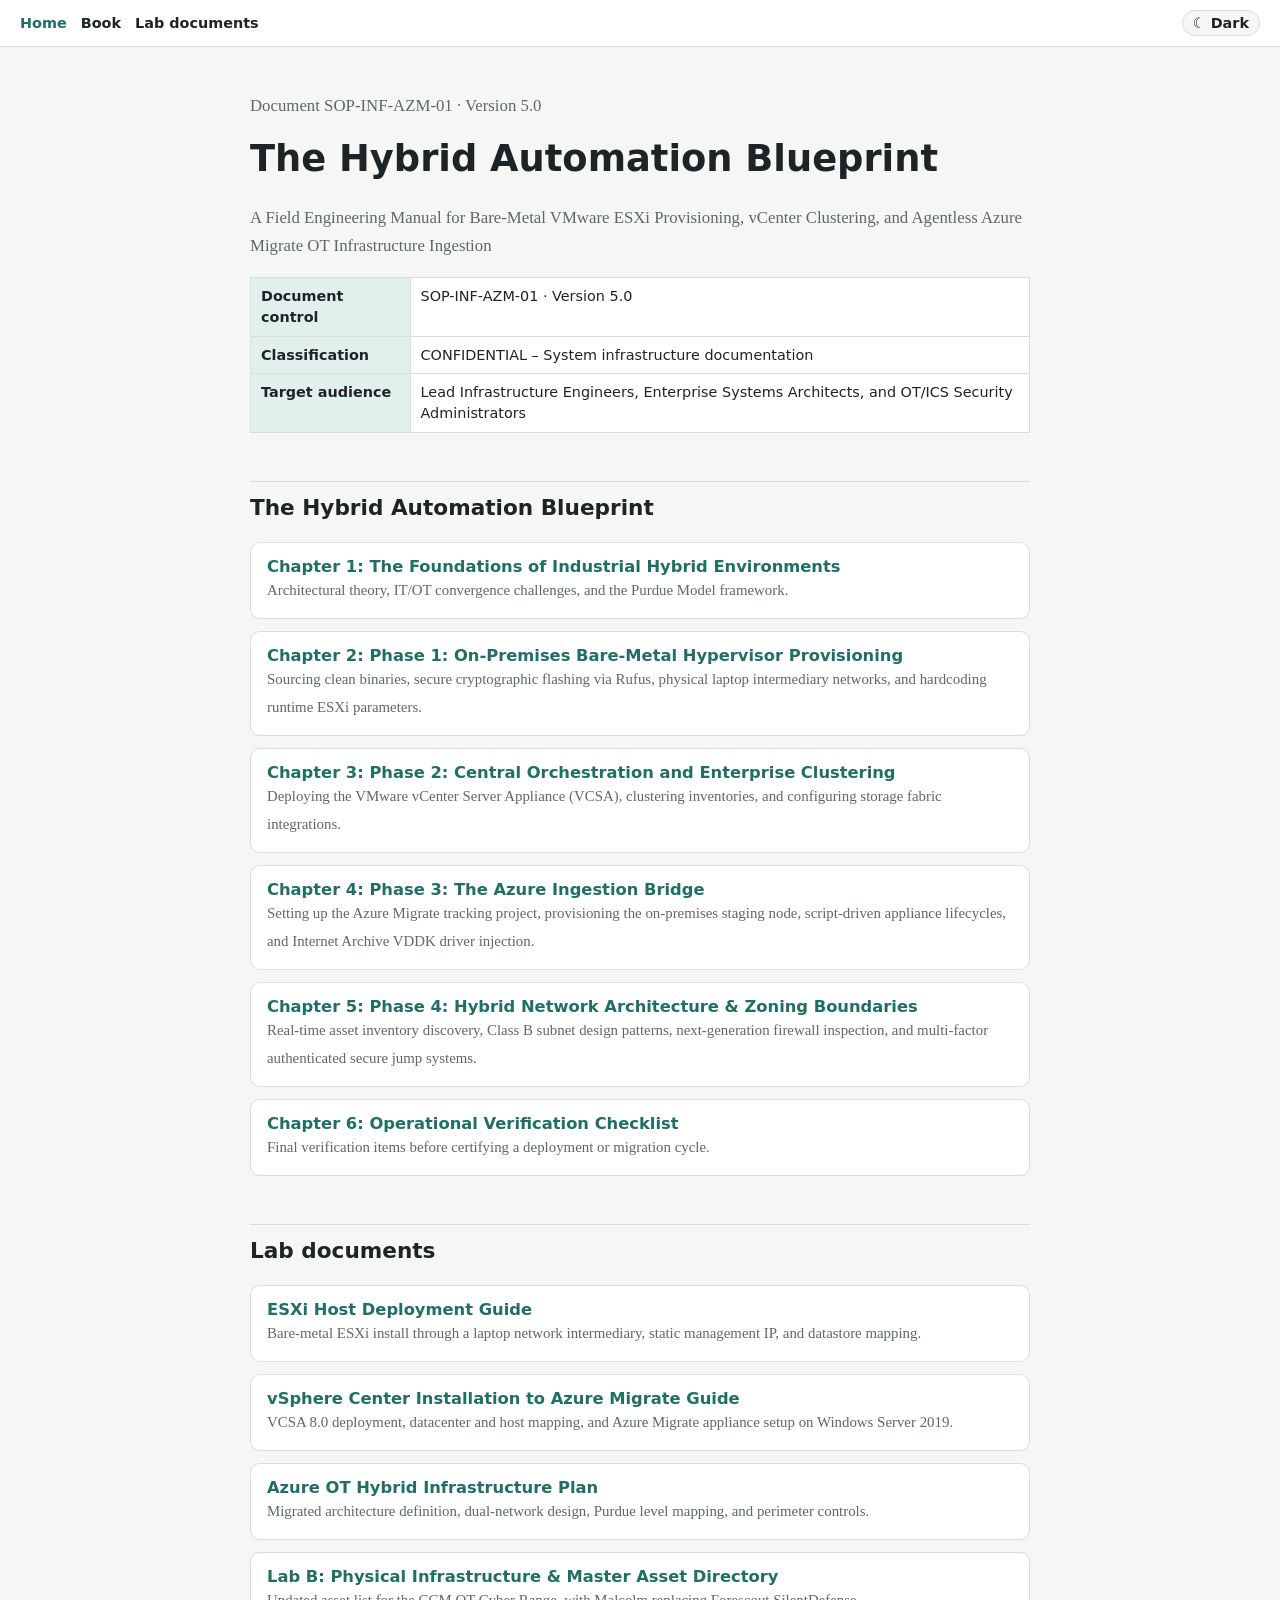
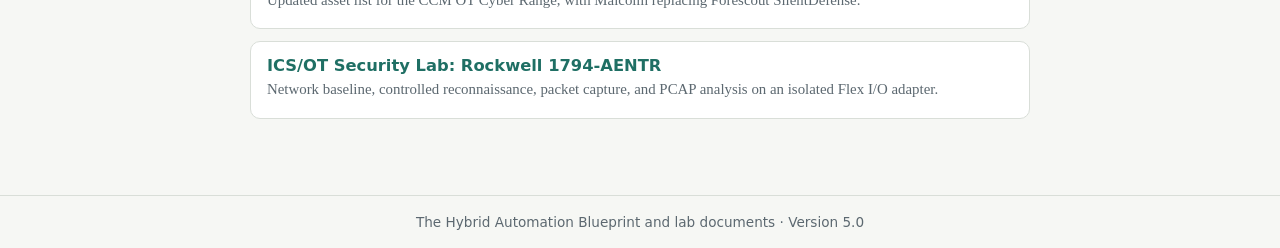
<file: index.html>
<!DOCTYPE html>
<html lang="en"><head><meta charset="utf-8"><meta name="viewport" content="width=device-width, initial-scale=1, viewport-fit=cover"><meta name="robots" content="noindex"><title>Contents | The Hybrid Automation Blueprint</title><link rel="stylesheet" href="style.css"></head><body><nav class="top" aria-label="Site"><a href="index.html" class="cur">Home</a><a href="index.html#book">Book</a><a href="index.html#labs">Lab documents</a><span class="sp"></span><button id="t" type="button" aria-label="Toggle dark mode">☾ Dark</button></nav><main><p class="sub">Document SOP-INF-AZM-01 · Version 5.0</p><h1>The Hybrid Automation Blueprint</h1>
<p class="sub">A Field Engineering Manual for Bare-Metal VMware ESXi Provisioning, vCenter Clustering, and Agentless Azure Migrate OT Infrastructure Ingestion</p>
<div class="tw"><table><tbody><tr><th>Document control</th><td>SOP-INF-AZM-01 · Version 5.0</td></tr><tr><th>Classification</th><td>CONFIDENTIAL – System infrastructure documentation</td></tr><tr><th>Target audience</th><td>Lead Infrastructure Engineers, Enterprise Systems Architects, and OT/ICS Security Administrators</td></tr></tbody></table></div>
<h2 id="book">The Hybrid Automation Blueprint</h2><div class="cards"><a href="chapter-1.html"><b>Chapter 1: The Foundations of Industrial Hybrid Environments</b><span>Architectural theory, IT/OT convergence challenges, and the Purdue Model framework.</span></a><a href="chapter-2.html"><b>Chapter 2: Phase 1: On-Premises Bare-Metal Hypervisor Provisioning</b><span>Sourcing clean binaries, secure cryptographic flashing via Rufus, physical laptop intermediary networks, and hardcoding runtime ESXi parameters.</span></a><a href="chapter-3.html"><b>Chapter 3: Phase 2: Central Orchestration and Enterprise Clustering</b><span>Deploying the VMware vCenter Server Appliance (VCSA), clustering inventories, and configuring storage fabric integrations.</span></a><a href="chapter-4.html"><b>Chapter 4: Phase 3: The Azure Ingestion Bridge</b><span>Setting up the Azure Migrate tracking project, provisioning the on-premises staging node, script-driven appliance lifecycles, and Internet Archive VDDK driver injection.</span></a><a href="chapter-5.html"><b>Chapter 5: Phase 4: Hybrid Network Architecture &amp; Zoning Boundaries</b><span>Real-time asset inventory discovery, Class B subnet design patterns, next-generation firewall inspection, and multi-factor authenticated secure jump systems.</span></a><a href="chapter-6.html"><b>Chapter 6: Operational Verification Checklist</b><span>Final verification items before certifying a deployment or migration cycle.</span></a></div><h2 id="labs">Lab documents</h2><div class="cards"><a href="esxi-deployment.html"><b>ESXi Host Deployment Guide</b><span>Bare-metal ESXi install through a laptop network intermediary, static management IP, and datastore mapping.</span></a><a href="vsphere-azure-migrate.html"><b>vSphere Center Installation to Azure Migrate Guide</b><span>VCSA 8.0 deployment, datacenter and host mapping, and Azure Migrate appliance setup on Windows Server 2019.</span></a><a href="azure-architecture-plan.html"><b>Azure OT Hybrid Infrastructure Plan</b><span>Migrated architecture definition, dual-network design, Purdue level mapping, and perimeter controls.</span></a><a href="lab-b-assets.html"><b>Lab B: Physical Infrastructure &amp; Master Asset Directory</b><span>Updated asset list for the CCM OT Cyber Range, with Malcolm replacing Forescout SilentDefense.</span></a><a href="aentr-lab.html"><b>ICS/OT Security Lab: Rockwell 1794-AENTR</b><span>Network baseline, controlled reconnaissance, packet capture, and PCAP analysis on an isolated Flex I/O adapter.</span></a></div></main><footer>The Hybrid Automation Blueprint and lab documents · Version 5.0</footer><script>var r=document.documentElement,b=document.getElementById('t');function d(){var t=r.getAttribute('data-theme');return t?t=='dark':matchMedia('(prefers-color-scheme: dark)').matches}function s(){b.textContent=d()?'☀ Light':'☾ Dark'}b.onclick=function(){r.setAttribute('data-theme',d()?'light':'dark');s()};s()</script></body></html>
</file>
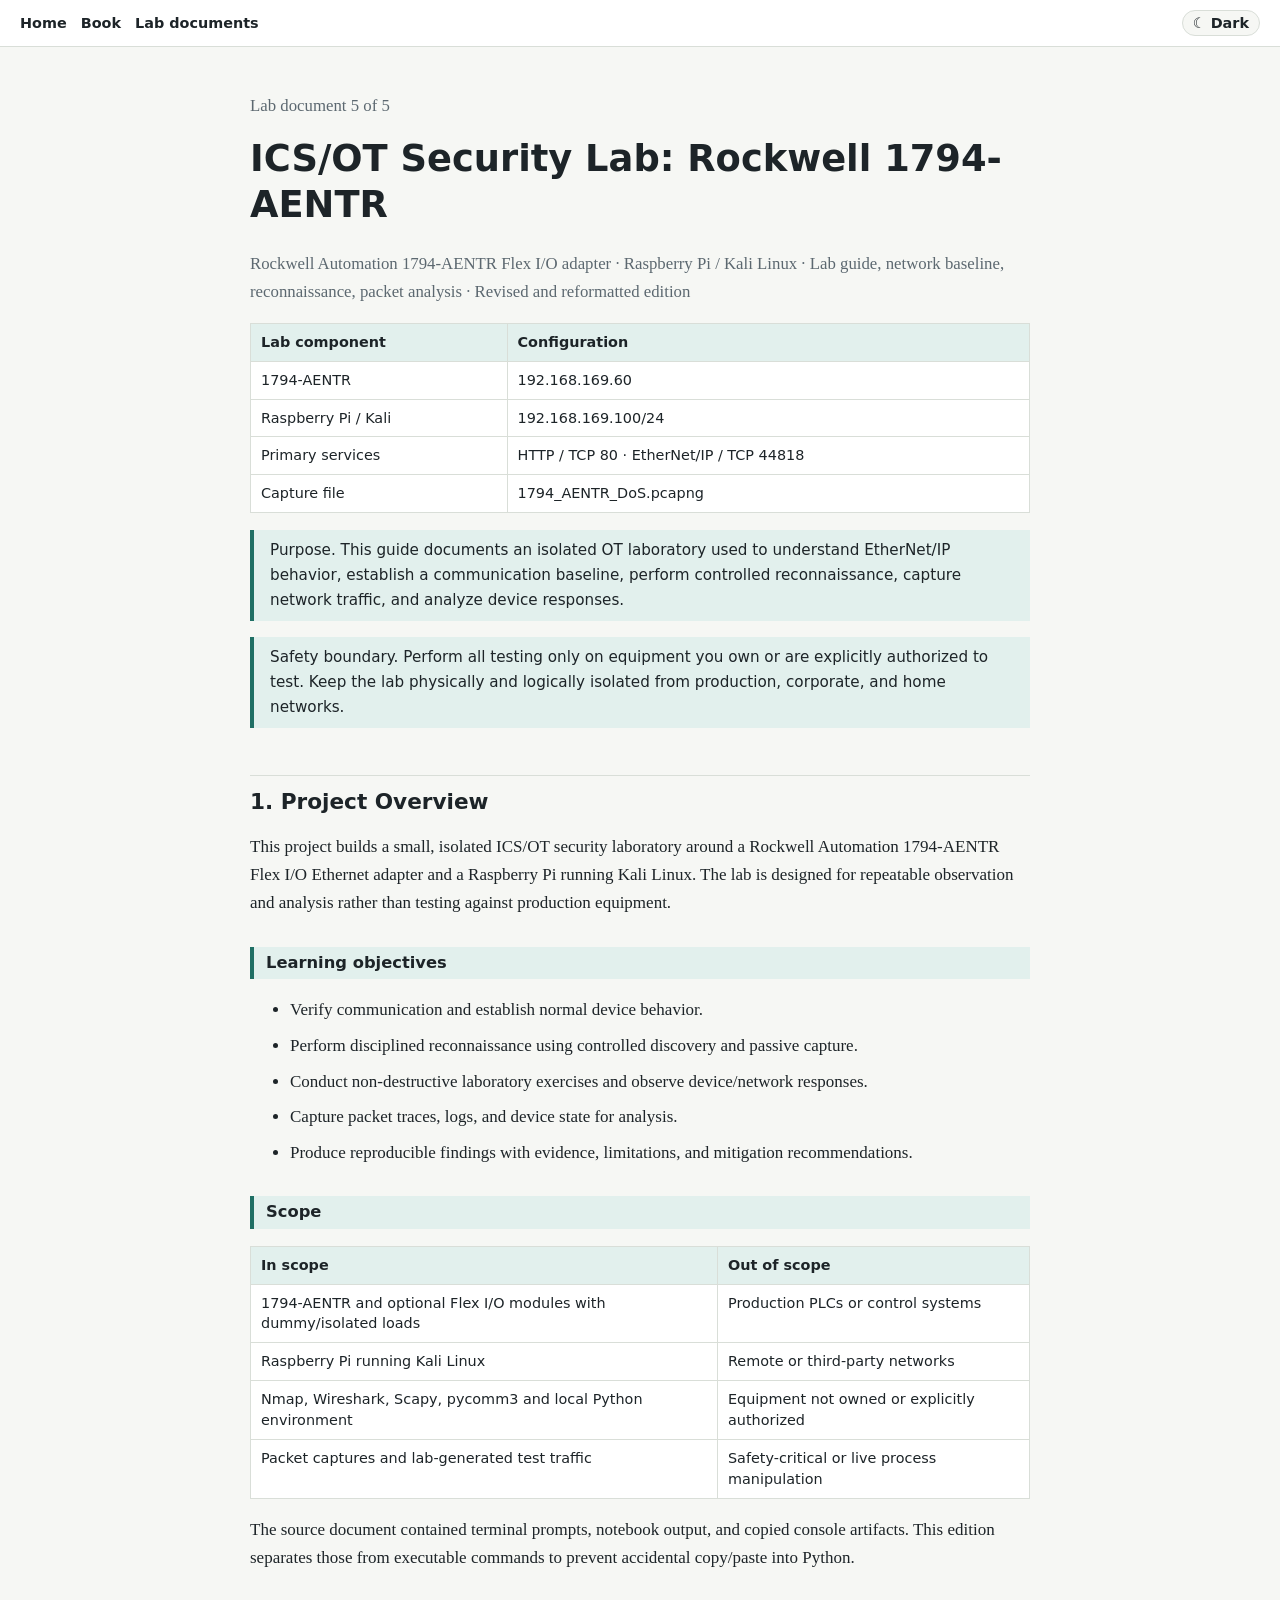
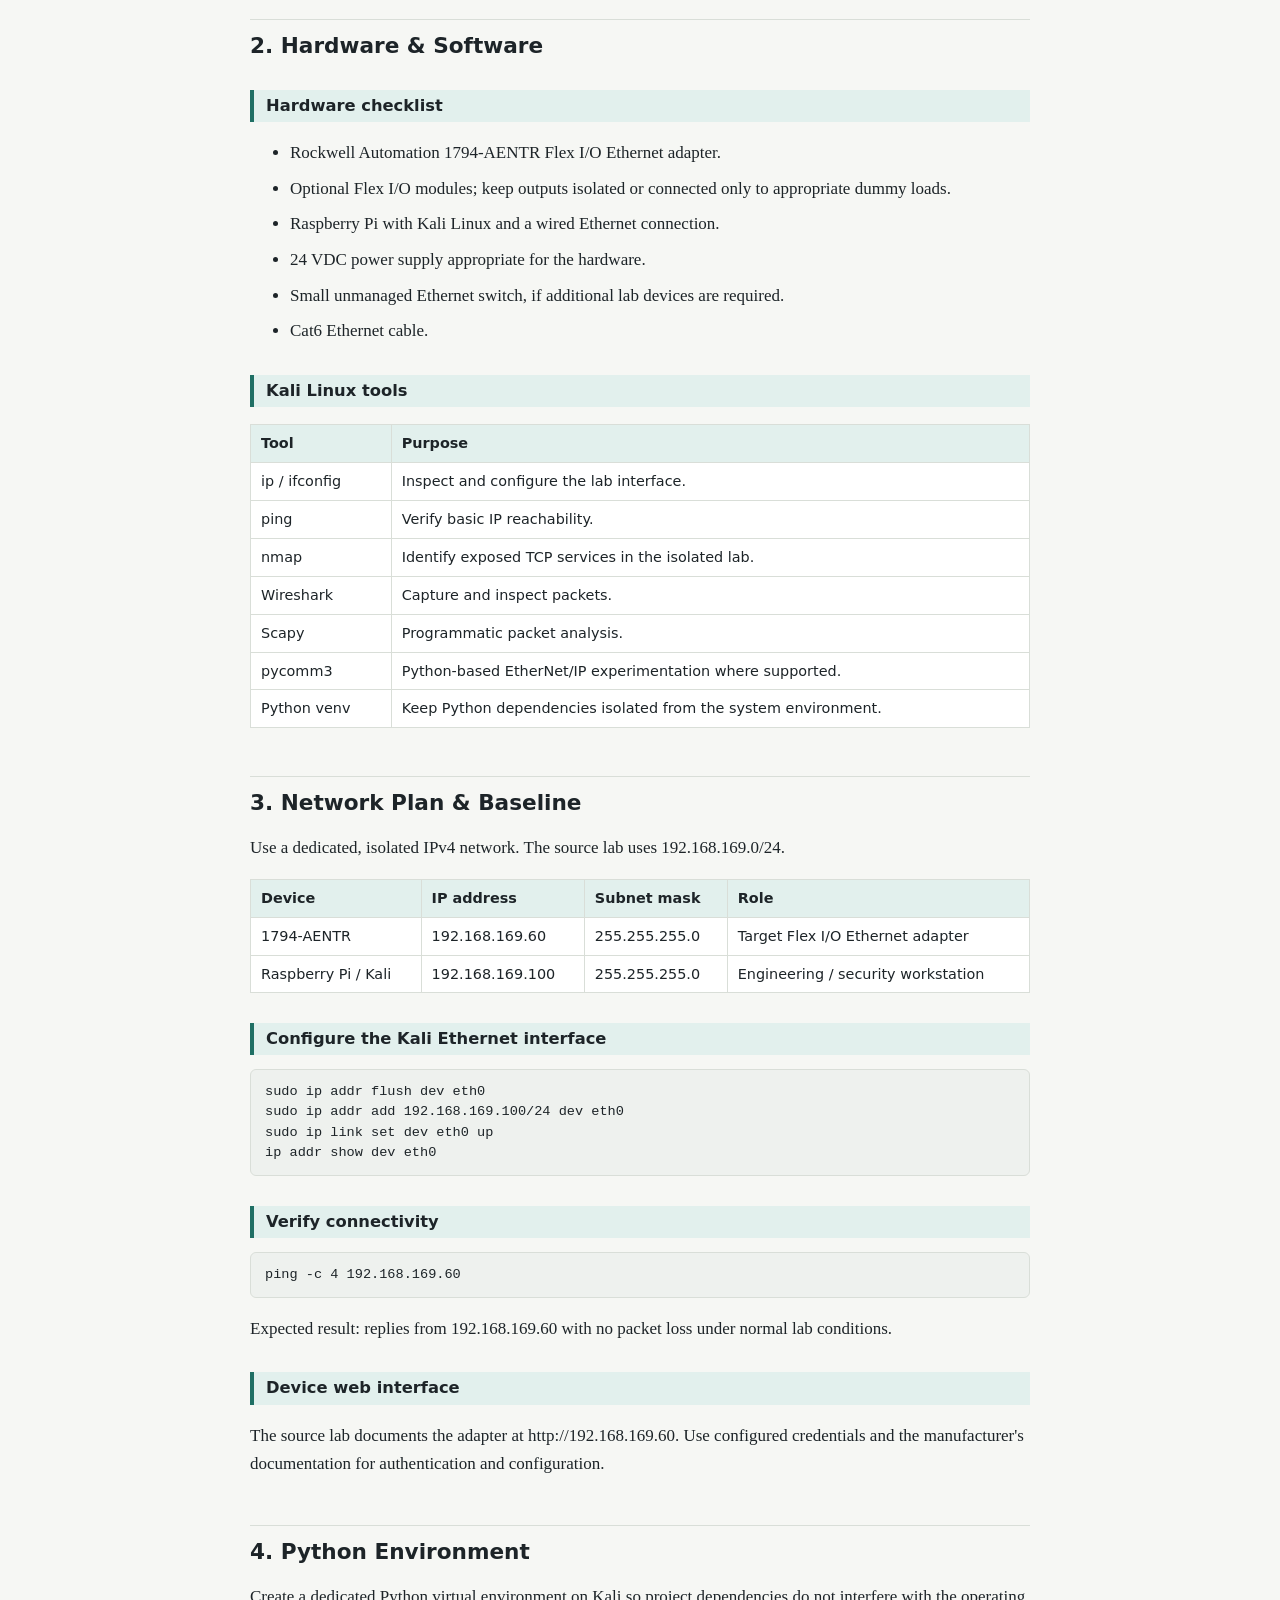
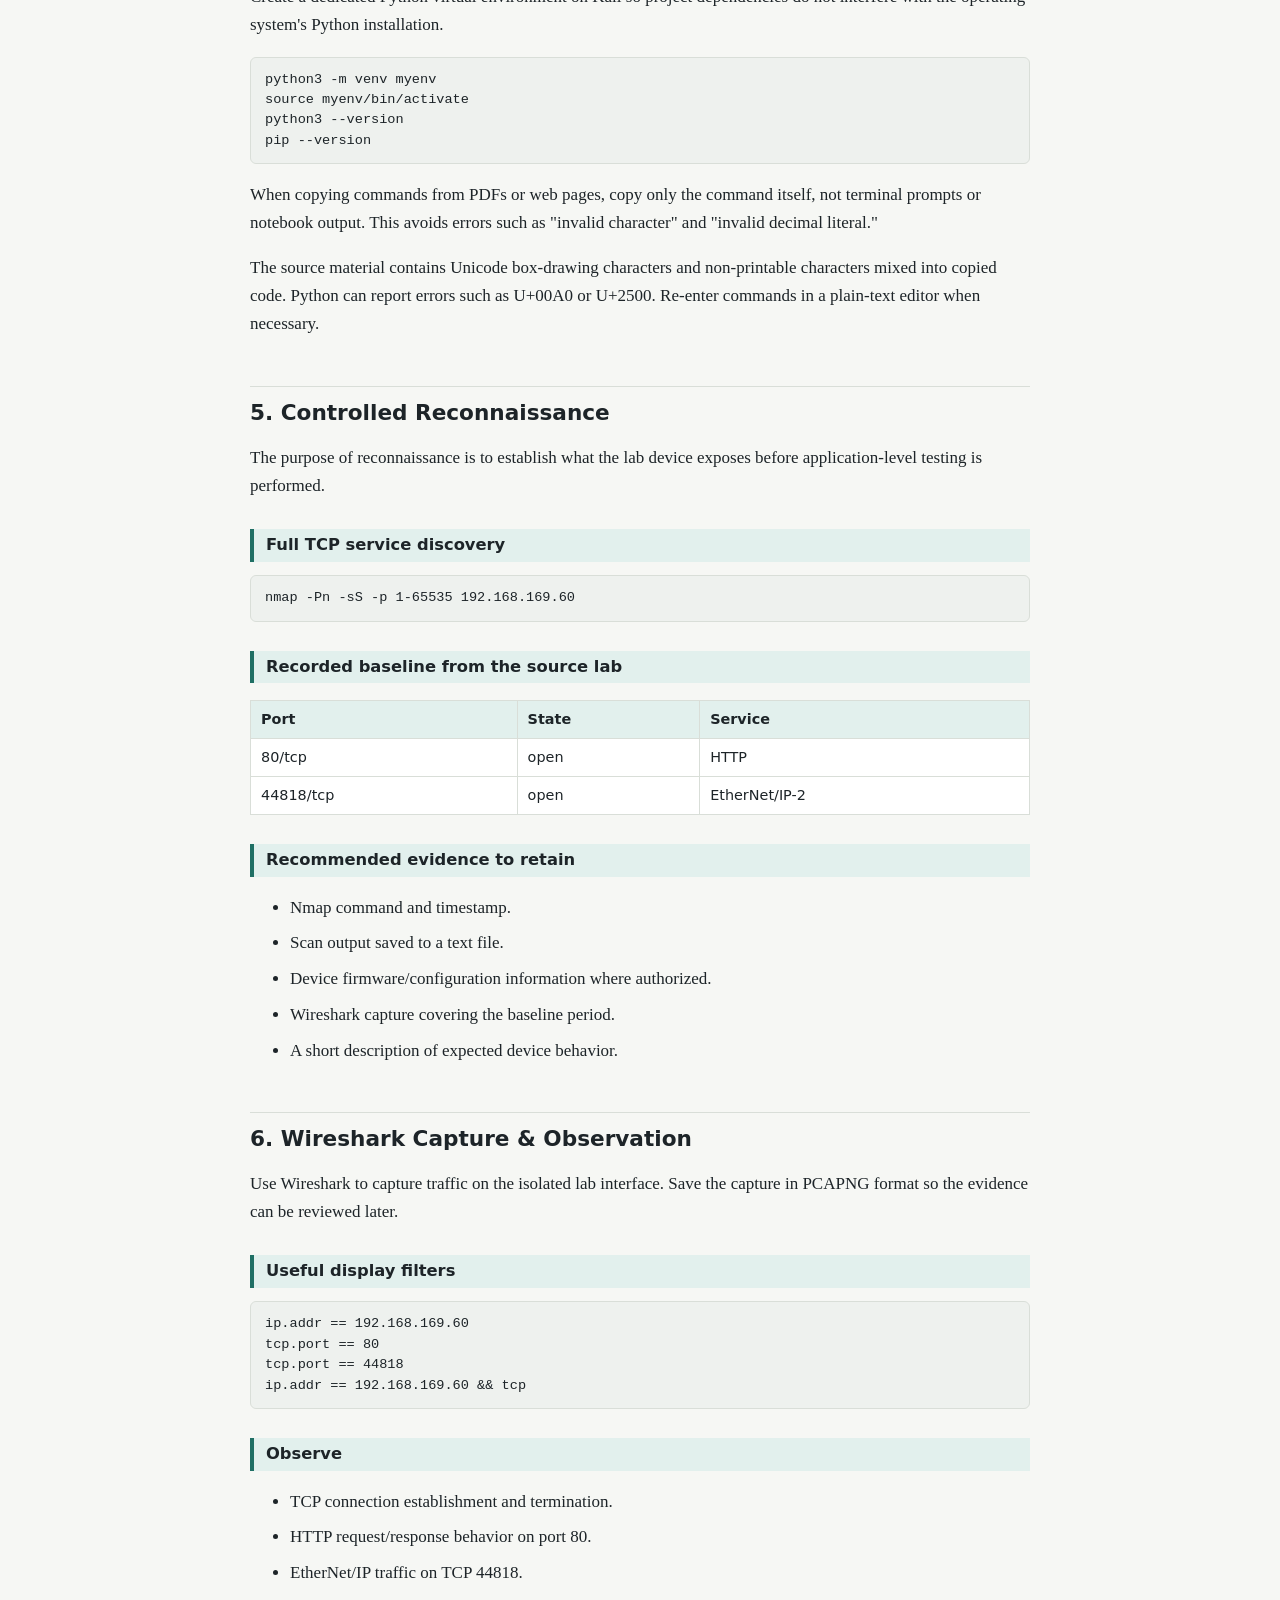
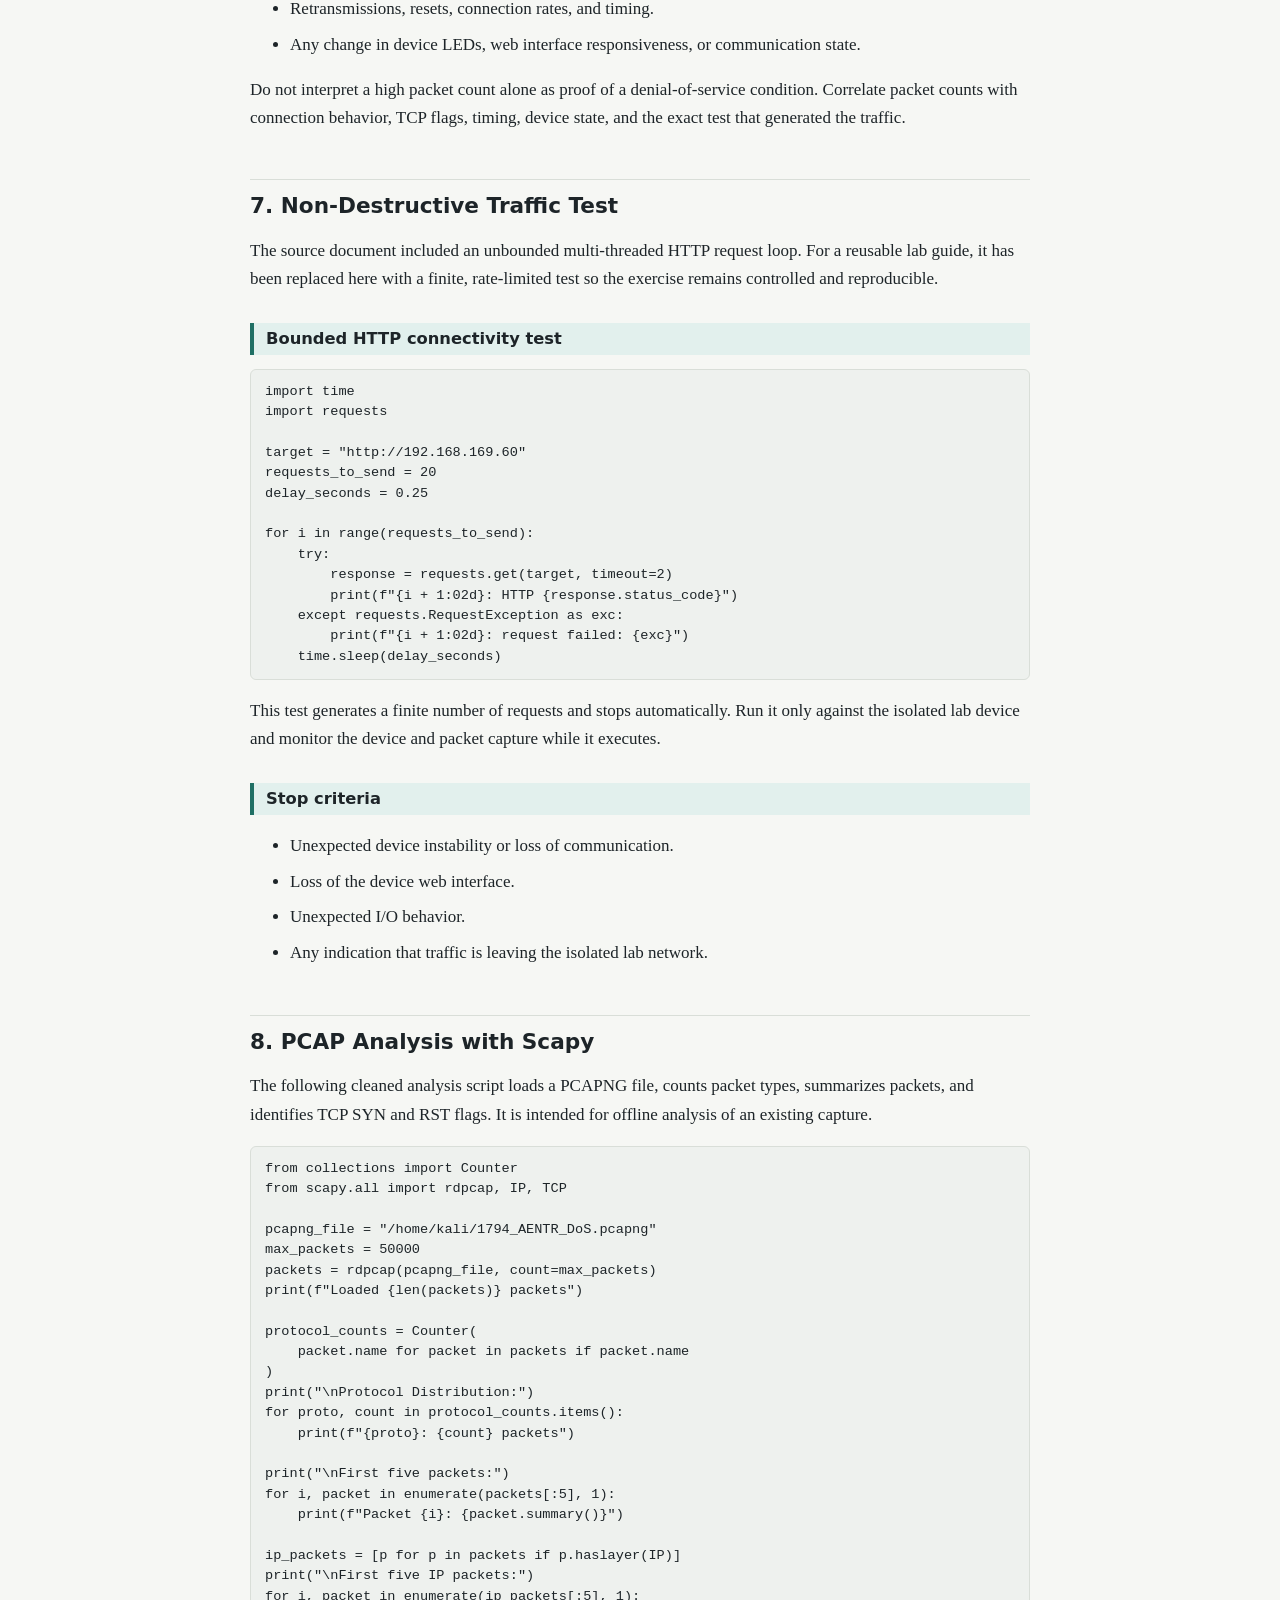
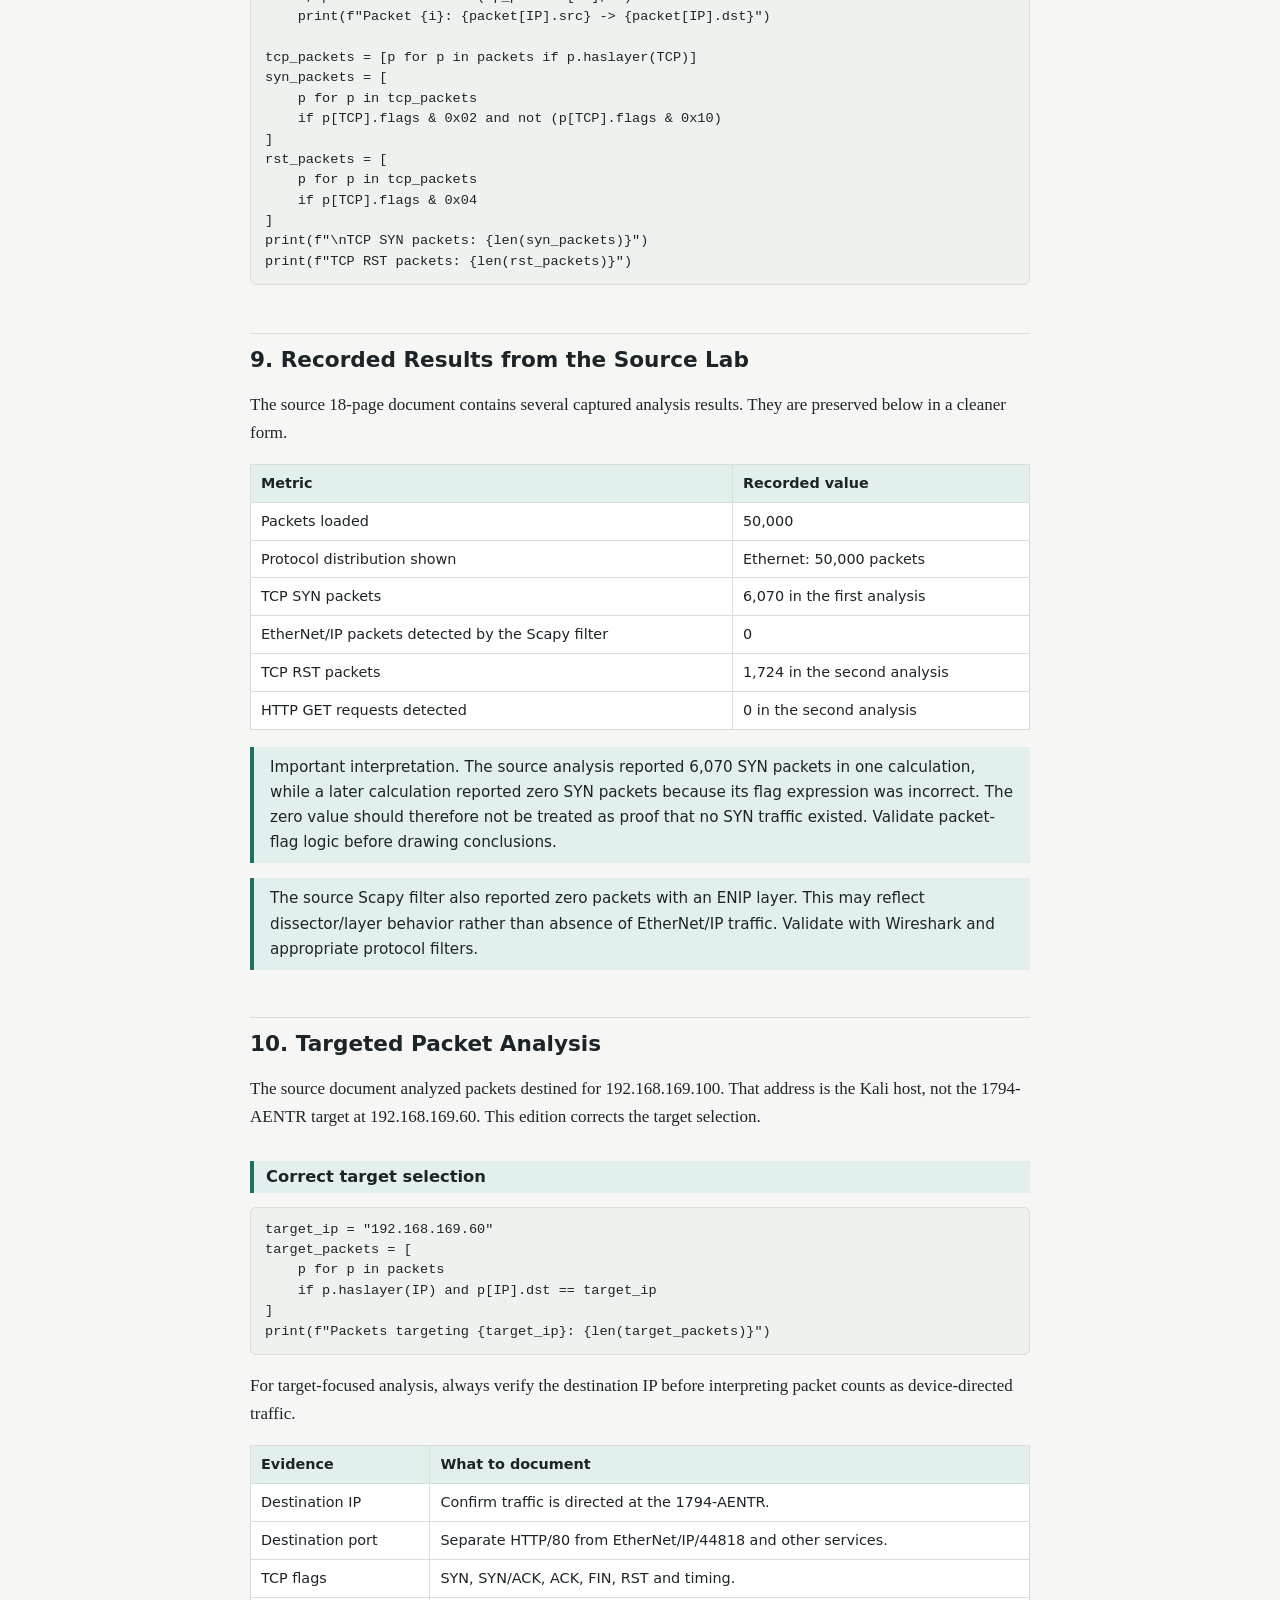
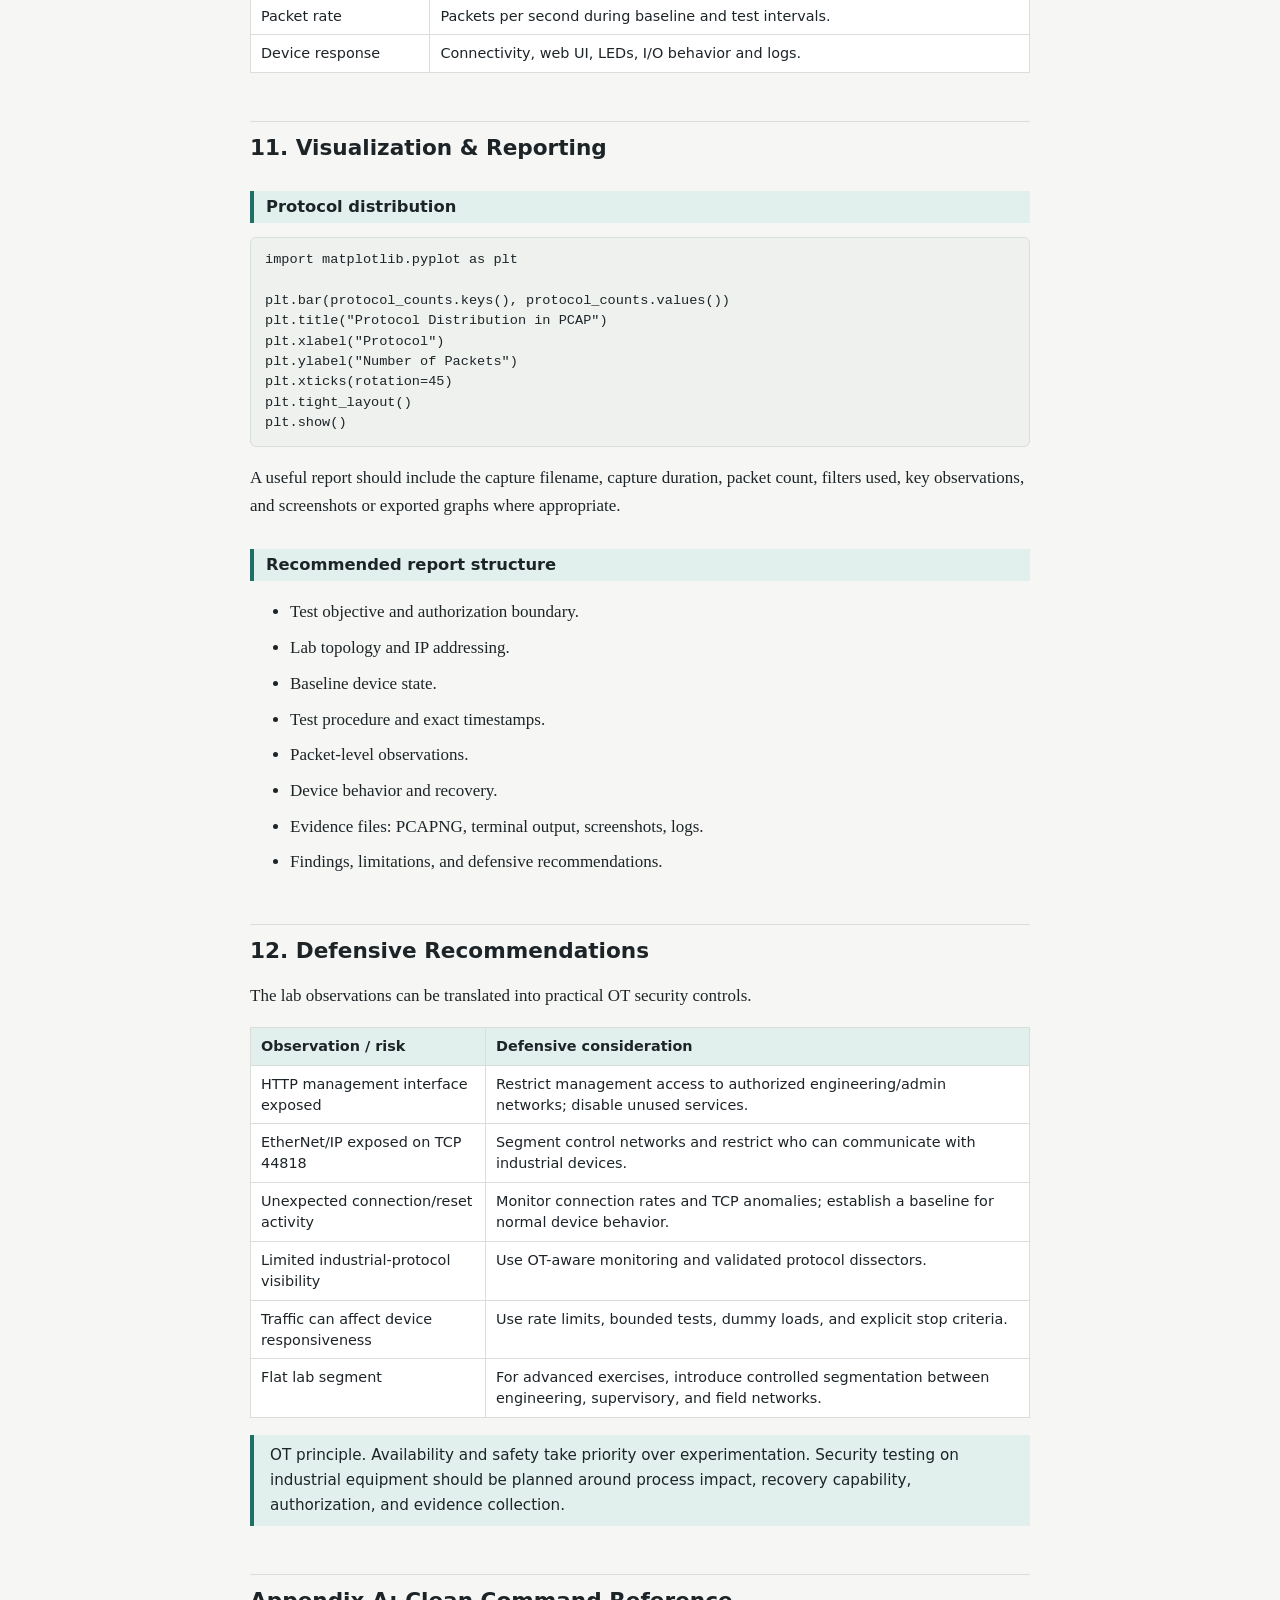
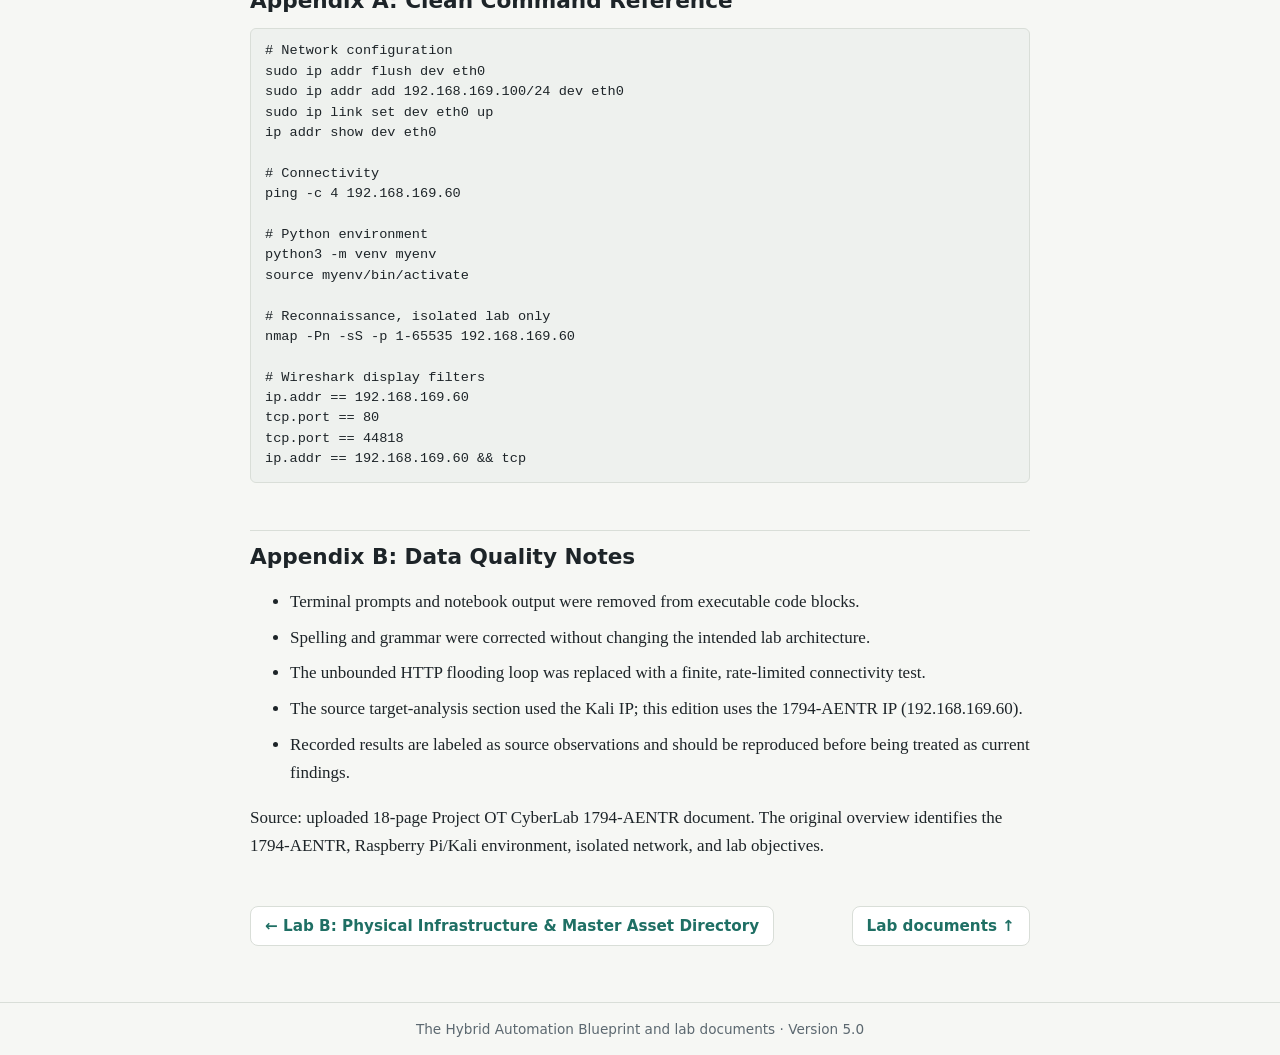
<file: aentr-lab.html>
<!DOCTYPE html>
<html lang="en"><head><meta charset="utf-8"><meta name="viewport" content="width=device-width, initial-scale=1, viewport-fit=cover"><meta name="robots" content="noindex"><title>ICS/OT Security Lab: Rockwell 1794-AENTR | The Hybrid Automation Blueprint</title><link rel="stylesheet" href="style.css"></head><body><nav class="top" aria-label="Site"><a href="index.html">Home</a><a href="index.html#book">Book</a><a href="index.html#labs">Lab documents</a><span class="sp"></span><button id="t" type="button" aria-label="Toggle dark mode">☾ Dark</button></nav><main><p class="sub">Lab document 5 of 5</p><h1>ICS/OT Security Lab: Rockwell 1794-AENTR</h1><p class="sub">Rockwell Automation 1794-AENTR Flex I/O adapter · Raspberry Pi / Kali Linux · Lab guide, network baseline, reconnaissance, packet analysis · Revised and reformatted edition</p><div class="tw"><table><thead><tr><th>Lab component</th><th>Configuration</th></tr></thead><tbody><tr><td>1794-AENTR</td><td>192.168.169.60</td></tr><tr><td>Raspberry Pi / Kali</td><td>192.168.169.100/24</td></tr><tr><td>Primary services</td><td>HTTP / TCP 80 · EtherNet/IP / TCP 44818</td></tr><tr><td>Capture file</td><td>1794_AENTR_DoS.pcapng</td></tr></tbody></table></div>
<blockquote>Purpose. This guide documents an isolated OT laboratory used to understand EtherNet/IP behavior, establish a communication baseline, perform controlled reconnaissance, capture network traffic, and analyze device responses.</blockquote>
<blockquote>Safety boundary. Perform all testing only on equipment you own or are explicitly authorized to test. Keep the lab physically and logically isolated from production, corporate, and home networks.</blockquote>
<h2>1. Project Overview</h2>
<p>This project builds a small, isolated ICS/OT security laboratory around a Rockwell Automation 1794-AENTR Flex I/O Ethernet adapter and a Raspberry Pi running Kali Linux. The lab is designed for repeatable observation and analysis rather than testing against production equipment.</p>
<h3>Learning objectives</h3>
<ul><li>Verify communication and establish normal device behavior.</li><li>Perform disciplined reconnaissance using controlled discovery and passive capture.</li><li>Conduct non-destructive laboratory exercises and observe device/network responses.</li><li>Capture packet traces, logs, and device state for analysis.</li><li>Produce reproducible findings with evidence, limitations, and mitigation recommendations.</li></ul>
<h3>Scope</h3>
<div class="tw"><table><thead><tr><th>In scope</th><th>Out of scope</th></tr></thead><tbody><tr><td>1794-AENTR and optional Flex I/O modules with dummy/isolated loads</td><td>Production PLCs or control systems</td></tr><tr><td>Raspberry Pi running Kali Linux</td><td>Remote or third-party networks</td></tr><tr><td>Nmap, Wireshark, Scapy, pycomm3 and local Python environment</td><td>Equipment not owned or explicitly authorized</td></tr><tr><td>Packet captures and lab-generated test traffic</td><td>Safety-critical or live process manipulation</td></tr></tbody></table></div>
<p>The source document contained terminal prompts, notebook output, and copied console artifacts. This edition separates those from executable commands to prevent accidental copy/paste into Python.</p>
<h2>2. Hardware &amp; Software</h2>
<h3>Hardware checklist</h3>
<ul><li>Rockwell Automation 1794-AENTR Flex I/O Ethernet adapter.</li><li>Optional Flex I/O modules; keep outputs isolated or connected only to appropriate dummy loads.</li><li>Raspberry Pi with Kali Linux and a wired Ethernet connection.</li><li>24 VDC power supply appropriate for the hardware.</li><li>Small unmanaged Ethernet switch, if additional lab devices are required.</li><li>Cat6 Ethernet cable.</li></ul>
<h3>Kali Linux tools</h3>
<div class="tw"><table><thead><tr><th>Tool</th><th>Purpose</th></tr></thead><tbody><tr><td>ip / ifconfig</td><td>Inspect and configure the lab interface.</td></tr><tr><td>ping</td><td>Verify basic IP reachability.</td></tr><tr><td>nmap</td><td>Identify exposed TCP services in the isolated lab.</td></tr><tr><td>Wireshark</td><td>Capture and inspect packets.</td></tr><tr><td>Scapy</td><td>Programmatic packet analysis.</td></tr><tr><td>pycomm3</td><td>Python-based EtherNet/IP experimentation where supported.</td></tr><tr><td>Python venv</td><td>Keep Python dependencies isolated from the system environment.</td></tr></tbody></table></div>
<h2>3. Network Plan &amp; Baseline</h2>
<p>Use a dedicated, isolated IPv4 network. The source lab uses 192.168.169.0/24.</p>
<div class="tw"><table><thead><tr><th>Device</th><th>IP address</th><th>Subnet mask</th><th>Role</th></tr></thead><tbody><tr><td>1794-AENTR</td><td>192.168.169.60</td><td>255.255.255.0</td><td>Target Flex I/O Ethernet adapter</td></tr><tr><td>Raspberry Pi / Kali</td><td>192.168.169.100</td><td>255.255.255.0</td><td>Engineering / security workstation</td></tr></tbody></table></div>
<h3>Configure the Kali Ethernet interface</h3>
<pre>sudo ip addr flush dev eth0
sudo ip addr add 192.168.169.100/24 dev eth0
sudo ip link set dev eth0 up
ip addr show dev eth0</pre>
<h3>Verify connectivity</h3>
<pre>ping -c 4 192.168.169.60</pre>
<p>Expected result: replies from 192.168.169.60 with no packet loss under normal lab conditions.</p>
<h3>Device web interface</h3>
<p>The source lab documents the adapter at http://192.168.169.60. Use configured credentials and the manufacturer&#x27;s documentation for authentication and configuration.</p>
<h2>4. Python Environment</h2>
<p>Create a dedicated Python virtual environment on Kali so project dependencies do not interfere with the operating system&#x27;s Python installation.</p>
<pre>python3 -m venv myenv
source myenv/bin/activate
python3 --version
pip --version</pre>
<p>When copying commands from PDFs or web pages, copy only the command itself, not terminal prompts or notebook output. This avoids errors such as &quot;invalid character&quot; and &quot;invalid decimal literal.&quot;</p>
<p>The source material contains Unicode box-drawing characters and non-printable characters mixed into copied code. Python can report errors such as U+00A0 or U+2500. Re-enter commands in a plain-text editor when necessary.</p>
<h2>5. Controlled Reconnaissance</h2>
<p>The purpose of reconnaissance is to establish what the lab device exposes before application-level testing is performed.</p>
<h3>Full TCP service discovery</h3>
<pre>nmap -Pn -sS -p 1-65535 192.168.169.60</pre>
<h3>Recorded baseline from the source lab</h3>
<div class="tw"><table><thead><tr><th>Port</th><th>State</th><th>Service</th></tr></thead><tbody><tr><td>80/tcp</td><td>open</td><td>HTTP</td></tr><tr><td>44818/tcp</td><td>open</td><td>EtherNet/IP-2</td></tr></tbody></table></div>
<h3>Recommended evidence to retain</h3>
<ul><li>Nmap command and timestamp.</li><li>Scan output saved to a text file.</li><li>Device firmware/configuration information where authorized.</li><li>Wireshark capture covering the baseline period.</li><li>A short description of expected device behavior.</li></ul>
<h2>6. Wireshark Capture &amp; Observation</h2>
<p>Use Wireshark to capture traffic on the isolated lab interface. Save the capture in PCAPNG format so the evidence can be reviewed later.</p>
<h3>Useful display filters</h3>
<pre>ip.addr == 192.168.169.60
tcp.port == 80
tcp.port == 44818
ip.addr == 192.168.169.60 &amp;&amp; tcp</pre>
<h3>Observe</h3>
<ul><li>TCP connection establishment and termination.</li><li>HTTP request/response behavior on port 80.</li><li>EtherNet/IP traffic on TCP 44818.</li><li>Retransmissions, resets, connection rates, and timing.</li><li>Any change in device LEDs, web interface responsiveness, or communication state.</li></ul>
<p>Do not interpret a high packet count alone as proof of a denial-of-service condition. Correlate packet counts with connection behavior, TCP flags, timing, device state, and the exact test that generated the traffic.</p>
<h2>7. Non-Destructive Traffic Test</h2>
<p>The source document included an unbounded multi-threaded HTTP request loop. For a reusable lab guide, it has been replaced here with a finite, rate-limited test so the exercise remains controlled and reproducible.</p>
<h3>Bounded HTTP connectivity test</h3>
<pre>import time
import requests

target = &quot;http://192.168.169.60&quot;
requests_to_send = 20
delay_seconds = 0.25

for i in range(requests_to_send):
    try:
        response = requests.get(target, timeout=2)
        print(f&quot;{i + 1:02d}: HTTP {response.status_code}&quot;)
    except requests.RequestException as exc:
        print(f&quot;{i + 1:02d}: request failed: {exc}&quot;)
    time.sleep(delay_seconds)</pre>
<p>This test generates a finite number of requests and stops automatically. Run it only against the isolated lab device and monitor the device and packet capture while it executes.</p>
<h3>Stop criteria</h3>
<ul><li>Unexpected device instability or loss of communication.</li><li>Loss of the device web interface.</li><li>Unexpected I/O behavior.</li><li>Any indication that traffic is leaving the isolated lab network.</li></ul>
<h2>8. PCAP Analysis with Scapy</h2>
<p>The following cleaned analysis script loads a PCAPNG file, counts packet types, summarizes packets, and identifies TCP SYN and RST flags. It is intended for offline analysis of an existing capture.</p>
<pre>from collections import Counter
from scapy.all import rdpcap, IP, TCP

pcapng_file = &quot;/home/kali/1794_AENTR_DoS.pcapng&quot;
max_packets = 50000
packets = rdpcap(pcapng_file, count=max_packets)
print(f&quot;Loaded {len(packets)} packets&quot;)

protocol_counts = Counter(
    packet.name for packet in packets if packet.name
)
print(&quot;\nProtocol Distribution:&quot;)
for proto, count in protocol_counts.items():
    print(f&quot;{proto}: {count} packets&quot;)

print(&quot;\nFirst five packets:&quot;)
for i, packet in enumerate(packets[:5], 1):
    print(f&quot;Packet {i}: {packet.summary()}&quot;)

ip_packets = [p for p in packets if p.haslayer(IP)]
print(&quot;\nFirst five IP packets:&quot;)
for i, packet in enumerate(ip_packets[:5], 1):
    print(f&quot;Packet {i}: {packet[IP].src} -&gt; {packet[IP].dst}&quot;)

tcp_packets = [p for p in packets if p.haslayer(TCP)]
syn_packets = [
    p for p in tcp_packets
    if p[TCP].flags &amp; 0x02 and not (p[TCP].flags &amp; 0x10)
]
rst_packets = [
    p for p in tcp_packets
    if p[TCP].flags &amp; 0x04
]
print(f&quot;\nTCP SYN packets: {len(syn_packets)}&quot;)
print(f&quot;TCP RST packets: {len(rst_packets)}&quot;)</pre>
<h2>9. Recorded Results from the Source Lab</h2>
<p>The source 18-page document contains several captured analysis results. They are preserved below in a cleaner form.</p>
<div class="tw"><table><thead><tr><th>Metric</th><th>Recorded value</th></tr></thead><tbody><tr><td>Packets loaded</td><td>50,000</td></tr><tr><td>Protocol distribution shown</td><td>Ethernet: 50,000 packets</td></tr><tr><td>TCP SYN packets</td><td>6,070 in the first analysis</td></tr><tr><td>EtherNet/IP packets detected by the Scapy filter</td><td>0</td></tr><tr><td>TCP RST packets</td><td>1,724 in the second analysis</td></tr><tr><td>HTTP GET requests detected</td><td>0 in the second analysis</td></tr></tbody></table></div>
<blockquote>Important interpretation. The source analysis reported 6,070 SYN packets in one calculation, while a later calculation reported zero SYN packets because its flag expression was incorrect. The zero value should therefore not be treated as proof that no SYN traffic existed. Validate packet-flag logic before drawing conclusions.</blockquote>
<blockquote>The source Scapy filter also reported zero packets with an ENIP layer. This may reflect dissector/layer behavior rather than absence of EtherNet/IP traffic. Validate with Wireshark and appropriate protocol filters.</blockquote>
<h2>10. Targeted Packet Analysis</h2>
<p>The source document analyzed packets destined for 192.168.169.100. That address is the Kali host, not the 1794-AENTR target at 192.168.169.60. This edition corrects the target selection.</p>
<h3>Correct target selection</h3>
<pre>target_ip = &quot;192.168.169.60&quot;
target_packets = [
    p for p in packets
    if p.haslayer(IP) and p[IP].dst == target_ip
]
print(f&quot;Packets targeting {target_ip}: {len(target_packets)}&quot;)</pre>
<p>For target-focused analysis, always verify the destination IP before interpreting packet counts as device-directed traffic.</p>
<div class="tw"><table><thead><tr><th>Evidence</th><th>What to document</th></tr></thead><tbody><tr><td>Destination IP</td><td>Confirm traffic is directed at the 1794-AENTR.</td></tr><tr><td>Destination port</td><td>Separate HTTP/80 from EtherNet/IP/44818 and other services.</td></tr><tr><td>TCP flags</td><td>SYN, SYN/ACK, ACK, FIN, RST and timing.</td></tr><tr><td>Packet rate</td><td>Packets per second during baseline and test intervals.</td></tr><tr><td>Device response</td><td>Connectivity, web UI, LEDs, I/O behavior and logs.</td></tr></tbody></table></div>
<h2>11. Visualization &amp; Reporting</h2>
<h3>Protocol distribution</h3>
<pre>import matplotlib.pyplot as plt

plt.bar(protocol_counts.keys(), protocol_counts.values())
plt.title(&quot;Protocol Distribution in PCAP&quot;)
plt.xlabel(&quot;Protocol&quot;)
plt.ylabel(&quot;Number of Packets&quot;)
plt.xticks(rotation=45)
plt.tight_layout()
plt.show()</pre>
<p>A useful report should include the capture filename, capture duration, packet count, filters used, key observations, and screenshots or exported graphs where appropriate.</p>
<h3>Recommended report structure</h3>
<ul><li>Test objective and authorization boundary.</li><li>Lab topology and IP addressing.</li><li>Baseline device state.</li><li>Test procedure and exact timestamps.</li><li>Packet-level observations.</li><li>Device behavior and recovery.</li><li>Evidence files: PCAPNG, terminal output, screenshots, logs.</li><li>Findings, limitations, and defensive recommendations.</li></ul>
<h2>12. Defensive Recommendations</h2>
<p>The lab observations can be translated into practical OT security controls.</p>
<div class="tw"><table><thead><tr><th>Observation / risk</th><th>Defensive consideration</th></tr></thead><tbody><tr><td>HTTP management interface exposed</td><td>Restrict management access to authorized engineering/admin networks; disable unused services.</td></tr><tr><td>EtherNet/IP exposed on TCP 44818</td><td>Segment control networks and restrict who can communicate with industrial devices.</td></tr><tr><td>Unexpected connection/reset activity</td><td>Monitor connection rates and TCP anomalies; establish a baseline for normal device behavior.</td></tr><tr><td>Limited industrial-protocol visibility</td><td>Use OT-aware monitoring and validated protocol dissectors.</td></tr><tr><td>Traffic can affect device responsiveness</td><td>Use rate limits, bounded tests, dummy loads, and explicit stop criteria.</td></tr><tr><td>Flat lab segment</td><td>For advanced exercises, introduce controlled segmentation between engineering, supervisory, and field networks.</td></tr></tbody></table></div>
<blockquote>OT principle. Availability and safety take priority over experimentation. Security testing on industrial equipment should be planned around process impact, recovery capability, authorization, and evidence collection.</blockquote>
<h2>Appendix A: Clean Command Reference</h2>
<pre># Network configuration
sudo ip addr flush dev eth0
sudo ip addr add 192.168.169.100/24 dev eth0
sudo ip link set dev eth0 up
ip addr show dev eth0

# Connectivity
ping -c 4 192.168.169.60

# Python environment
python3 -m venv myenv
source myenv/bin/activate

# Reconnaissance, isolated lab only
nmap -Pn -sS -p 1-65535 192.168.169.60

# Wireshark display filters
ip.addr == 192.168.169.60
tcp.port == 80
tcp.port == 44818
ip.addr == 192.168.169.60 &amp;&amp; tcp</pre>
<h2>Appendix B: Data Quality Notes</h2>
<ul><li>Terminal prompts and notebook output were removed from executable code blocks.</li><li>Spelling and grammar were corrected without changing the intended lab architecture.</li><li>The unbounded HTTP flooding loop was replaced with a finite, rate-limited connectivity test.</li><li>The source target-analysis section used the Kali IP; this edition uses the 1794-AENTR IP (192.168.169.60).</li><li>Recorded results are labeled as source observations and should be reproduced before being treated as current findings.</li></ul>
<p>Source: uploaded 18-page Project OT CyberLab 1794-AENTR document. The original overview identifies the 1794-AENTR, Raspberry Pi/Kali environment, isolated network, and lab objectives.</p><div class="pager"><a href="lab-b-assets.html">← Lab B: Physical Infrastructure &amp; Master Asset Directory</a><a href="index.html#labs">Lab documents ↑</a></div></main><footer>The Hybrid Automation Blueprint and lab documents · Version 5.0</footer><script>var r=document.documentElement,b=document.getElementById('t');function d(){var t=r.getAttribute('data-theme');return t?t=='dark':matchMedia('(prefers-color-scheme: dark)').matches}function s(){b.textContent=d()?'☀ Light':'☾ Dark'}b.onclick=function(){r.setAttribute('data-theme',d()?'light':'dark');s()};s()</script></body></html>
</file>
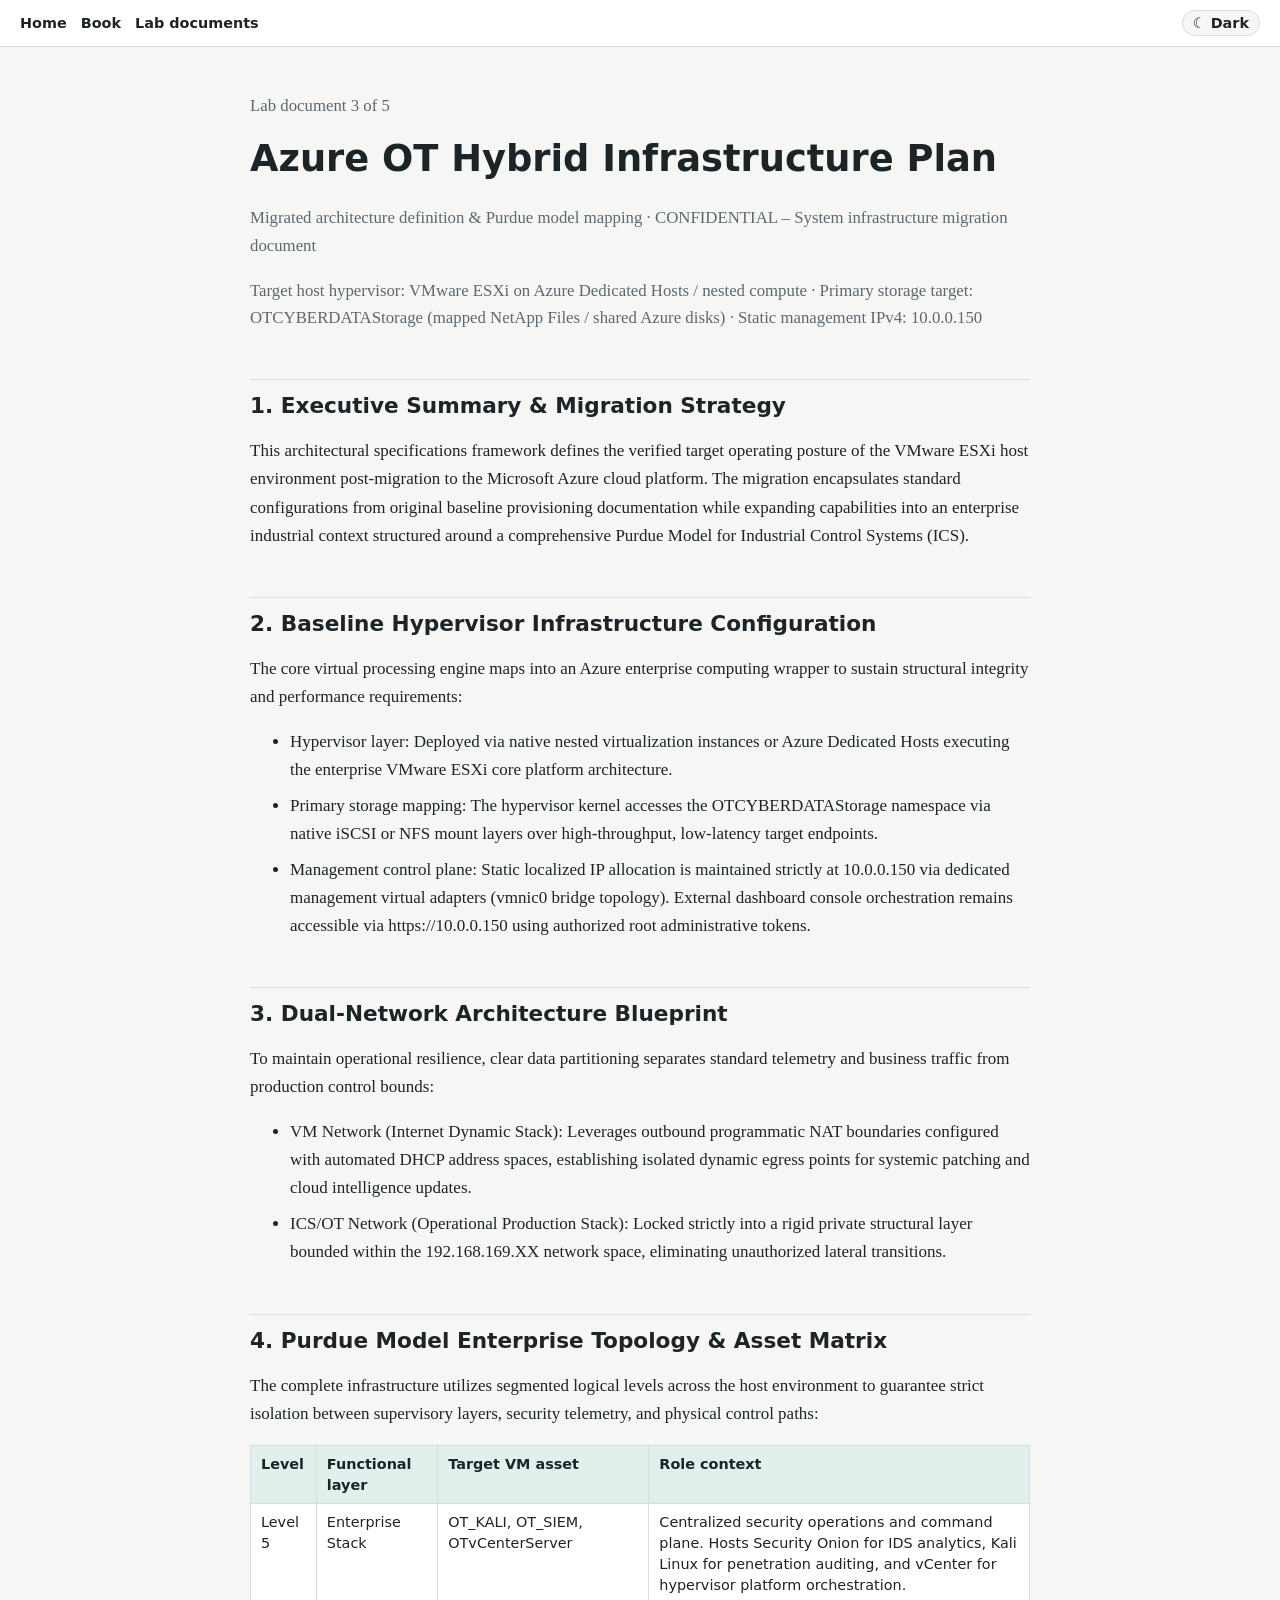
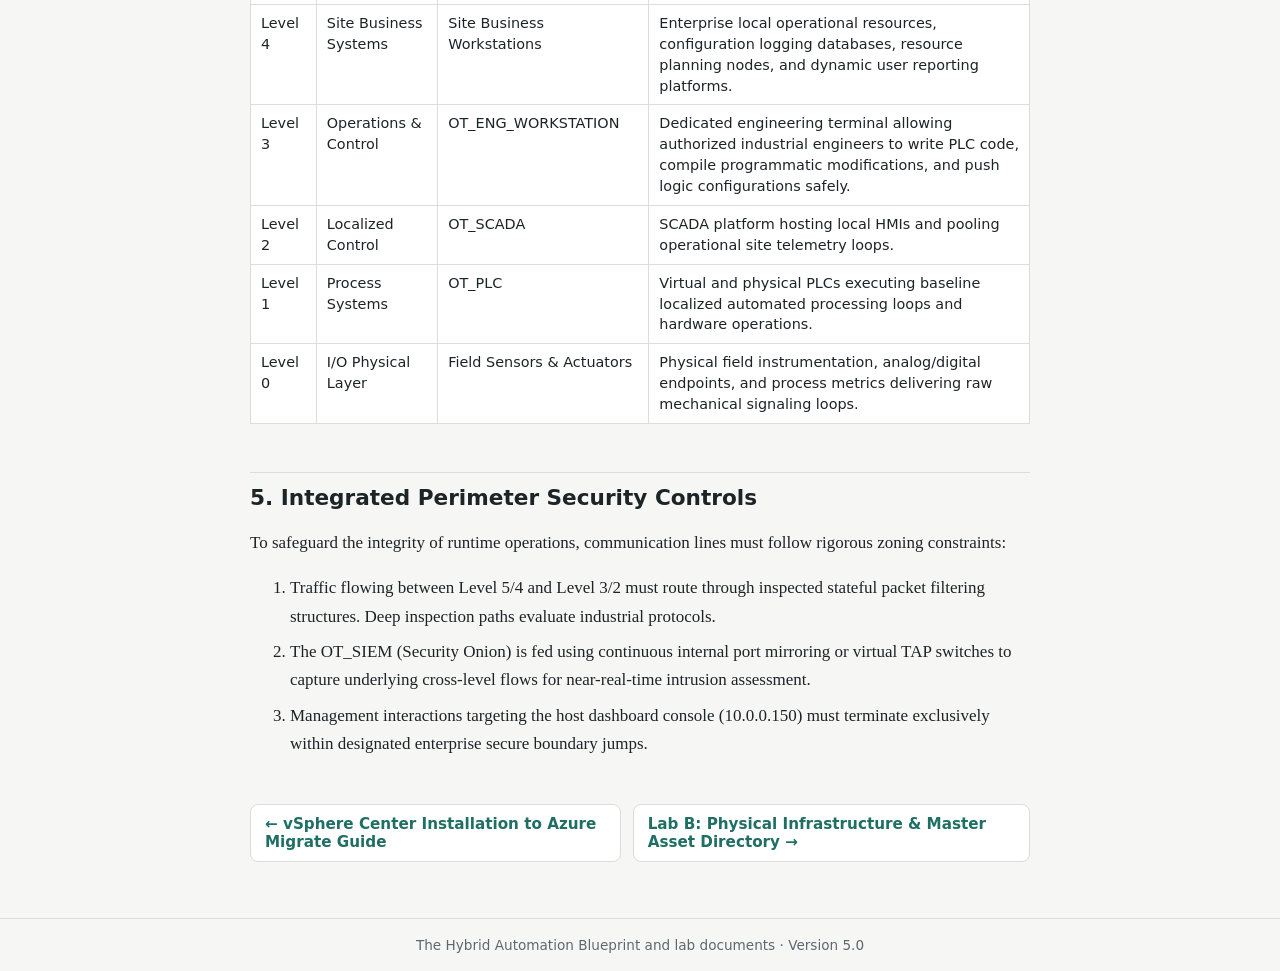
<file: azure-architecture-plan.html>
<!DOCTYPE html>
<html lang="en"><head><meta charset="utf-8"><meta name="viewport" content="width=device-width, initial-scale=1, viewport-fit=cover"><meta name="robots" content="noindex"><title>Azure OT Hybrid Infrastructure Plan | The Hybrid Automation Blueprint</title><link rel="stylesheet" href="style.css"></head><body><nav class="top" aria-label="Site"><a href="index.html">Home</a><a href="index.html#book">Book</a><a href="index.html#labs">Lab documents</a><span class="sp"></span><button id="t" type="button" aria-label="Toggle dark mode">☾ Dark</button></nav><main><p class="sub">Lab document 3 of 5</p><h1>Azure OT Hybrid Infrastructure Plan</h1><p class="sub">Migrated architecture definition &amp; Purdue model mapping · CONFIDENTIAL – System infrastructure migration document</p><p class="sub">Target host hypervisor: VMware ESXi on Azure Dedicated Hosts / nested compute · Primary storage target: OTCYBERDATAStorage (mapped NetApp Files / shared Azure disks) · Static management IPv4: 10.0.0.150</p><h2>1. Executive Summary &amp; Migration Strategy</h2>
<p>This architectural specifications framework defines the verified target operating posture of the VMware ESXi host environment post-migration to the Microsoft Azure cloud platform. The migration encapsulates standard configurations from original baseline provisioning documentation while expanding capabilities into an enterprise industrial context structured around a comprehensive Purdue Model for Industrial Control Systems (ICS).</p>
<h2>2. Baseline Hypervisor Infrastructure Configuration</h2>
<p>The core virtual processing engine maps into an Azure enterprise computing wrapper to sustain structural integrity and performance requirements:</p>
<ul><li>Hypervisor layer: Deployed via native nested virtualization instances or Azure Dedicated Hosts executing the enterprise VMware ESXi core platform architecture.</li><li>Primary storage mapping: The hypervisor kernel accesses the OTCYBERDATAStorage namespace via native iSCSI or NFS mount layers over high-throughput, low-latency target endpoints.</li><li>Management control plane: Static localized IP allocation is maintained strictly at 10.0.0.150 via dedicated management virtual adapters (vmnic0 bridge topology). External dashboard console orchestration remains accessible via https://10.0.0.150 using authorized root administrative tokens.</li></ul>
<h2>3. Dual-Network Architecture Blueprint</h2>
<p>To maintain operational resilience, clear data partitioning separates standard telemetry and business traffic from production control bounds:</p>
<ul><li>VM Network (Internet Dynamic Stack): Leverages outbound programmatic NAT boundaries configured with automated DHCP address spaces, establishing isolated dynamic egress points for systemic patching and cloud intelligence updates.</li><li>ICS/OT Network (Operational Production Stack): Locked strictly into a rigid private structural layer bounded within the 192.168.169.XX network space, eliminating unauthorized lateral transitions.</li></ul>
<h2>4. Purdue Model Enterprise Topology &amp; Asset Matrix</h2>
<p>The complete infrastructure utilizes segmented logical levels across the host environment to guarantee strict isolation between supervisory layers, security telemetry, and physical control paths:</p>
<div class="tw"><table><thead><tr><th>Level</th><th>Functional layer</th><th>Target VM asset</th><th>Role context</th></tr></thead><tbody><tr><td>Level 5</td><td>Enterprise Stack</td><td>OT_KALI, OT_SIEM, OTvCenterServer</td><td>Centralized security operations and command plane. Hosts Security Onion for IDS analytics, Kali Linux for penetration auditing, and vCenter for hypervisor platform orchestration.</td></tr><tr><td>Level 4</td><td>Site Business Systems</td><td>Site Business Workstations</td><td>Enterprise local operational resources, configuration logging databases, resource planning nodes, and dynamic user reporting platforms.</td></tr><tr><td>Level 3</td><td>Operations &amp; Control</td><td>OT_ENG_WORKSTATION</td><td>Dedicated engineering terminal allowing authorized industrial engineers to write PLC code, compile programmatic modifications, and push logic configurations safely.</td></tr><tr><td>Level 2</td><td>Localized Control</td><td>OT_SCADA</td><td>SCADA platform hosting local HMIs and pooling operational site telemetry loops.</td></tr><tr><td>Level 1</td><td>Process Systems</td><td>OT_PLC</td><td>Virtual and physical PLCs executing baseline localized automated processing loops and hardware operations.</td></tr><tr><td>Level 0</td><td>I/O Physical Layer</td><td>Field Sensors &amp; Actuators</td><td>Physical field instrumentation, analog/digital endpoints, and process metrics delivering raw mechanical signaling loops.</td></tr></tbody></table></div>
<h2>5. Integrated Perimeter Security Controls</h2>
<p>To safeguard the integrity of runtime operations, communication lines must follow rigorous zoning constraints:</p>
<ol><li value="1">Traffic flowing between Level 5/4 and Level 3/2 must route through inspected stateful packet filtering structures. Deep inspection paths evaluate industrial protocols.</li><li value="2">The OT_SIEM (Security Onion) is fed using continuous internal port mirroring or virtual TAP switches to capture underlying cross-level flows for near-real-time intrusion assessment.</li><li value="3">Management interactions targeting the host dashboard console (10.0.0.150) must terminate exclusively within designated enterprise secure boundary jumps.</li></ol><div class="pager"><a href="vsphere-azure-migrate.html">← vSphere Center Installation to Azure Migrate Guide</a><a href="lab-b-assets.html">Lab B: Physical Infrastructure &amp; Master Asset Directory →</a></div></main><footer>The Hybrid Automation Blueprint and lab documents · Version 5.0</footer><script>var r=document.documentElement,b=document.getElementById('t');function d(){var t=r.getAttribute('data-theme');return t?t=='dark':matchMedia('(prefers-color-scheme: dark)').matches}function s(){b.textContent=d()?'☀ Light':'☾ Dark'}b.onclick=function(){r.setAttribute('data-theme',d()?'light':'dark');s()};s()</script></body></html>
</file>
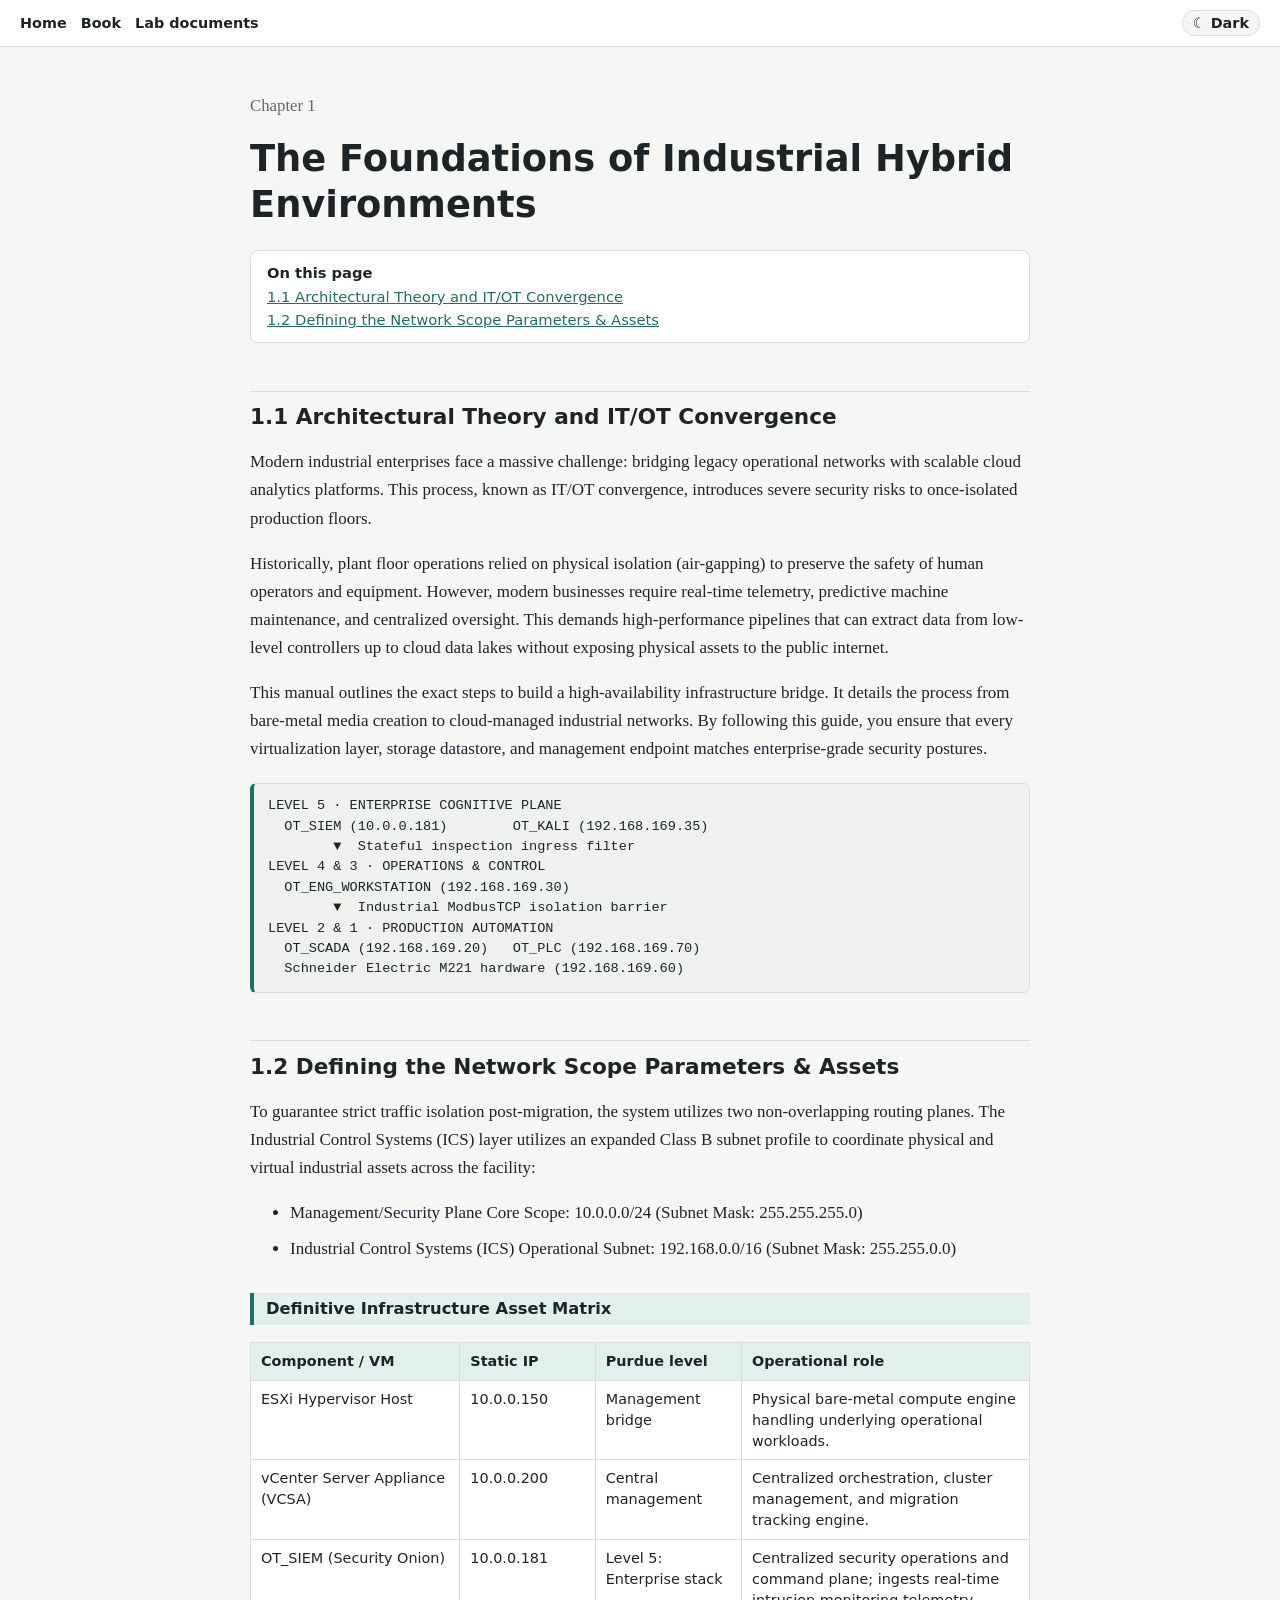
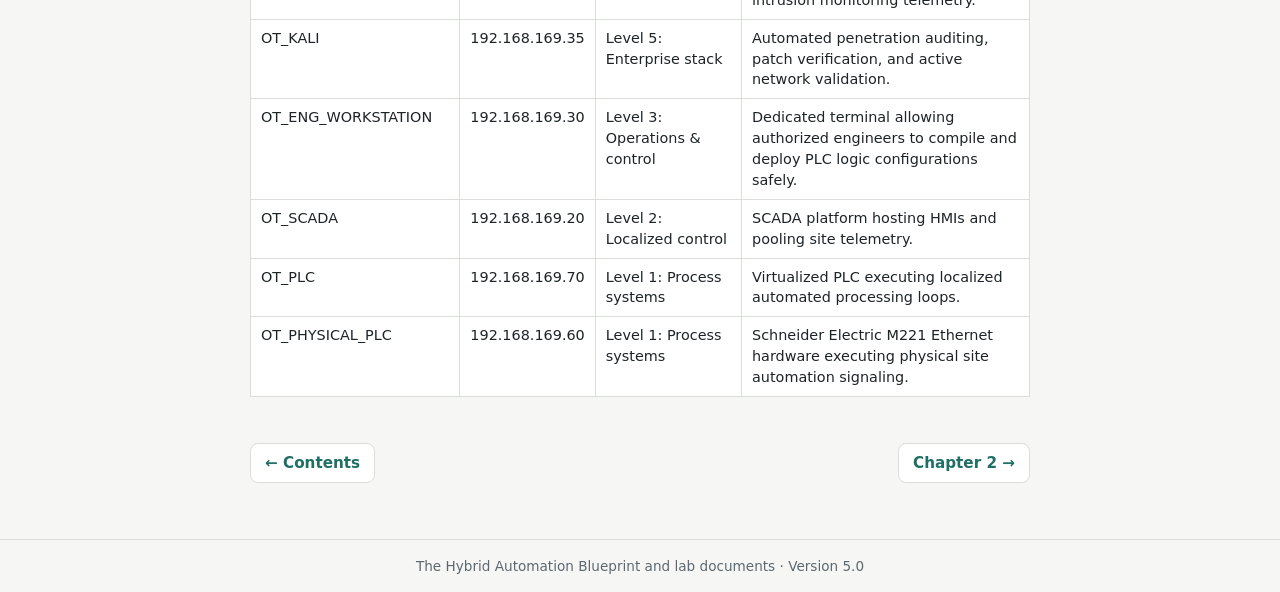
<file: chapter-1.html>
<!DOCTYPE html>
<html lang="en"><head><meta charset="utf-8"><meta name="viewport" content="width=device-width, initial-scale=1, viewport-fit=cover"><meta name="robots" content="noindex"><title>Chapter 1: The Foundations of Industrial Hybrid Environments | The Hybrid Automation Blueprint</title><link rel="stylesheet" href="style.css"></head><body><nav class="top" aria-label="Site"><a href="index.html">Home</a><a href="index.html#book">Book</a><a href="index.html#labs">Lab documents</a><span class="sp"></span><button id="t" type="button" aria-label="Toggle dark mode">☾ Dark</button></nav><main><p class="sub">Chapter 1</p><h1>The Foundations of Industrial Hybrid Environments</h1><div class="toc"><b>On this page</b><br><a href="#sec-1-1">1.1 Architectural Theory and IT/OT Convergence</a><br><a href="#sec-1-2">1.2 Defining the Network Scope Parameters &amp; Assets</a></div><h2 id="sec-1-1">1.1 Architectural Theory and IT/OT Convergence</h2>
<p>Modern industrial enterprises face a massive challenge: bridging legacy operational networks with scalable cloud analytics platforms. This process, known as IT/OT convergence, introduces severe security risks to once-isolated production floors.</p>
<p>Historically, plant floor operations relied on physical isolation (air-gapping) to preserve the safety of human operators and equipment. However, modern businesses require real-time telemetry, predictive machine maintenance, and centralized oversight. This demands high-performance pipelines that can extract data from low-level controllers up to cloud data lakes without exposing physical assets to the public internet.</p>
<p>This manual outlines the exact steps to build a high-availability infrastructure bridge. It details the process from bare-metal media creation to cloud-managed industrial networks. By following this guide, you ensure that every virtualization layer, storage datastore, and management endpoint matches enterprise-grade security postures.</p>
<figure><pre class="fig">LEVEL 5 · ENTERPRISE COGNITIVE PLANE
  OT_SIEM (10.0.0.181)        OT_KALI (192.168.169.35)
        ▼  Stateful inspection ingress filter
LEVEL 4 &amp; 3 · OPERATIONS &amp; CONTROL
  OT_ENG_WORKSTATION (192.168.169.30)
        ▼  Industrial ModbusTCP isolation barrier
LEVEL 2 &amp; 1 · PRODUCTION AUTOMATION
  OT_SCADA (192.168.169.20)   OT_PLC (192.168.169.70)
  Schneider Electric M221 hardware (192.168.169.60)</pre></figure>
<h2 id="sec-1-2">1.2 Defining the Network Scope Parameters &amp; Assets</h2>
<p>To guarantee strict traffic isolation post-migration, the system utilizes two non-overlapping routing planes. The Industrial Control Systems (ICS) layer utilizes an expanded Class B subnet profile to coordinate physical and virtual industrial assets across the facility:</p>
<ul><li>Management/Security Plane Core Scope: 10.0.0.0/24 (Subnet Mask: 255.255.255.0)</li><li>Industrial Control Systems (ICS) Operational Subnet: 192.168.0.0/16 (Subnet Mask: 255.255.0.0)</li></ul>
<h3>Definitive Infrastructure Asset Matrix</h3>
<div class="tw"><table><thead><tr><th>Component / VM</th><th>Static IP</th><th>Purdue level</th><th>Operational role</th></tr></thead><tbody><tr><td>ESXi Hypervisor Host</td><td>10.0.0.150</td><td>Management bridge</td><td>Physical bare-metal compute engine handling underlying operational workloads.</td></tr><tr><td>vCenter Server Appliance (VCSA)</td><td>10.0.0.200</td><td>Central management</td><td>Centralized orchestration, cluster management, and migration tracking engine.</td></tr><tr><td>OT_SIEM (Security Onion)</td><td>10.0.0.181</td><td>Level 5: Enterprise stack</td><td>Centralized security operations and command plane; ingests real-time intrusion monitoring telemetry.</td></tr><tr><td>OT_KALI</td><td>192.168.169.35</td><td>Level 5: Enterprise stack</td><td>Automated penetration auditing, patch verification, and active network validation.</td></tr><tr><td>OT_ENG_WORKSTATION</td><td>192.168.169.30</td><td>Level 3: Operations &amp; control</td><td>Dedicated terminal allowing authorized engineers to compile and deploy PLC logic configurations safely.</td></tr><tr><td>OT_SCADA</td><td>192.168.169.20</td><td>Level 2: Localized control</td><td>SCADA platform hosting HMIs and pooling site telemetry.</td></tr><tr><td>OT_PLC</td><td>192.168.169.70</td><td>Level 1: Process systems</td><td>Virtualized PLC executing localized automated processing loops.</td></tr><tr><td>OT_PHYSICAL_PLC</td><td>192.168.169.60</td><td>Level 1: Process systems</td><td>Schneider Electric M221 Ethernet hardware executing physical site automation signaling.</td></tr></tbody></table></div><div class="pager"><a href="index.html">← Contents</a><a href="chapter-2.html">Chapter 2 →</a></div></main><footer>The Hybrid Automation Blueprint and lab documents · Version 5.0</footer><script>var r=document.documentElement,b=document.getElementById('t');function d(){var t=r.getAttribute('data-theme');return t?t=='dark':matchMedia('(prefers-color-scheme: dark)').matches}function s(){b.textContent=d()?'☀ Light':'☾ Dark'}b.onclick=function(){r.setAttribute('data-theme',d()?'light':'dark');s()};s()</script></body></html>
</file>
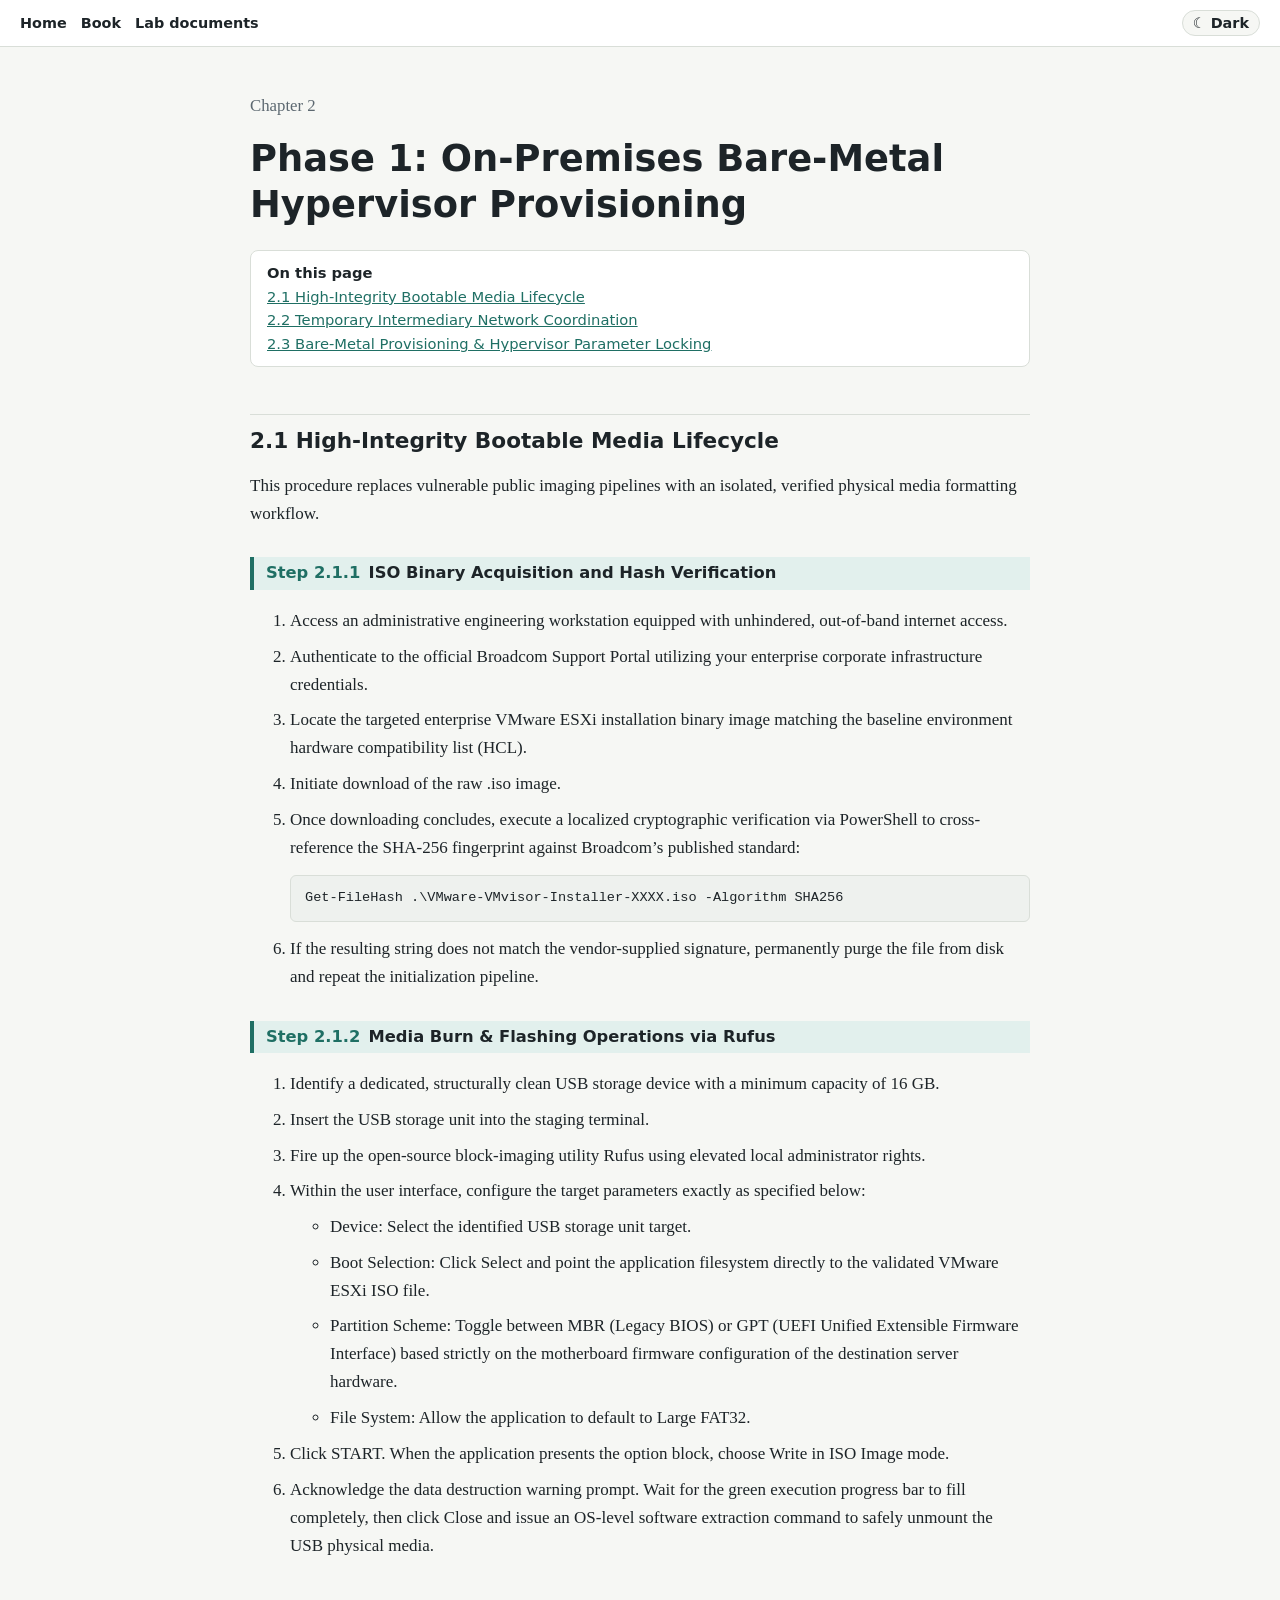
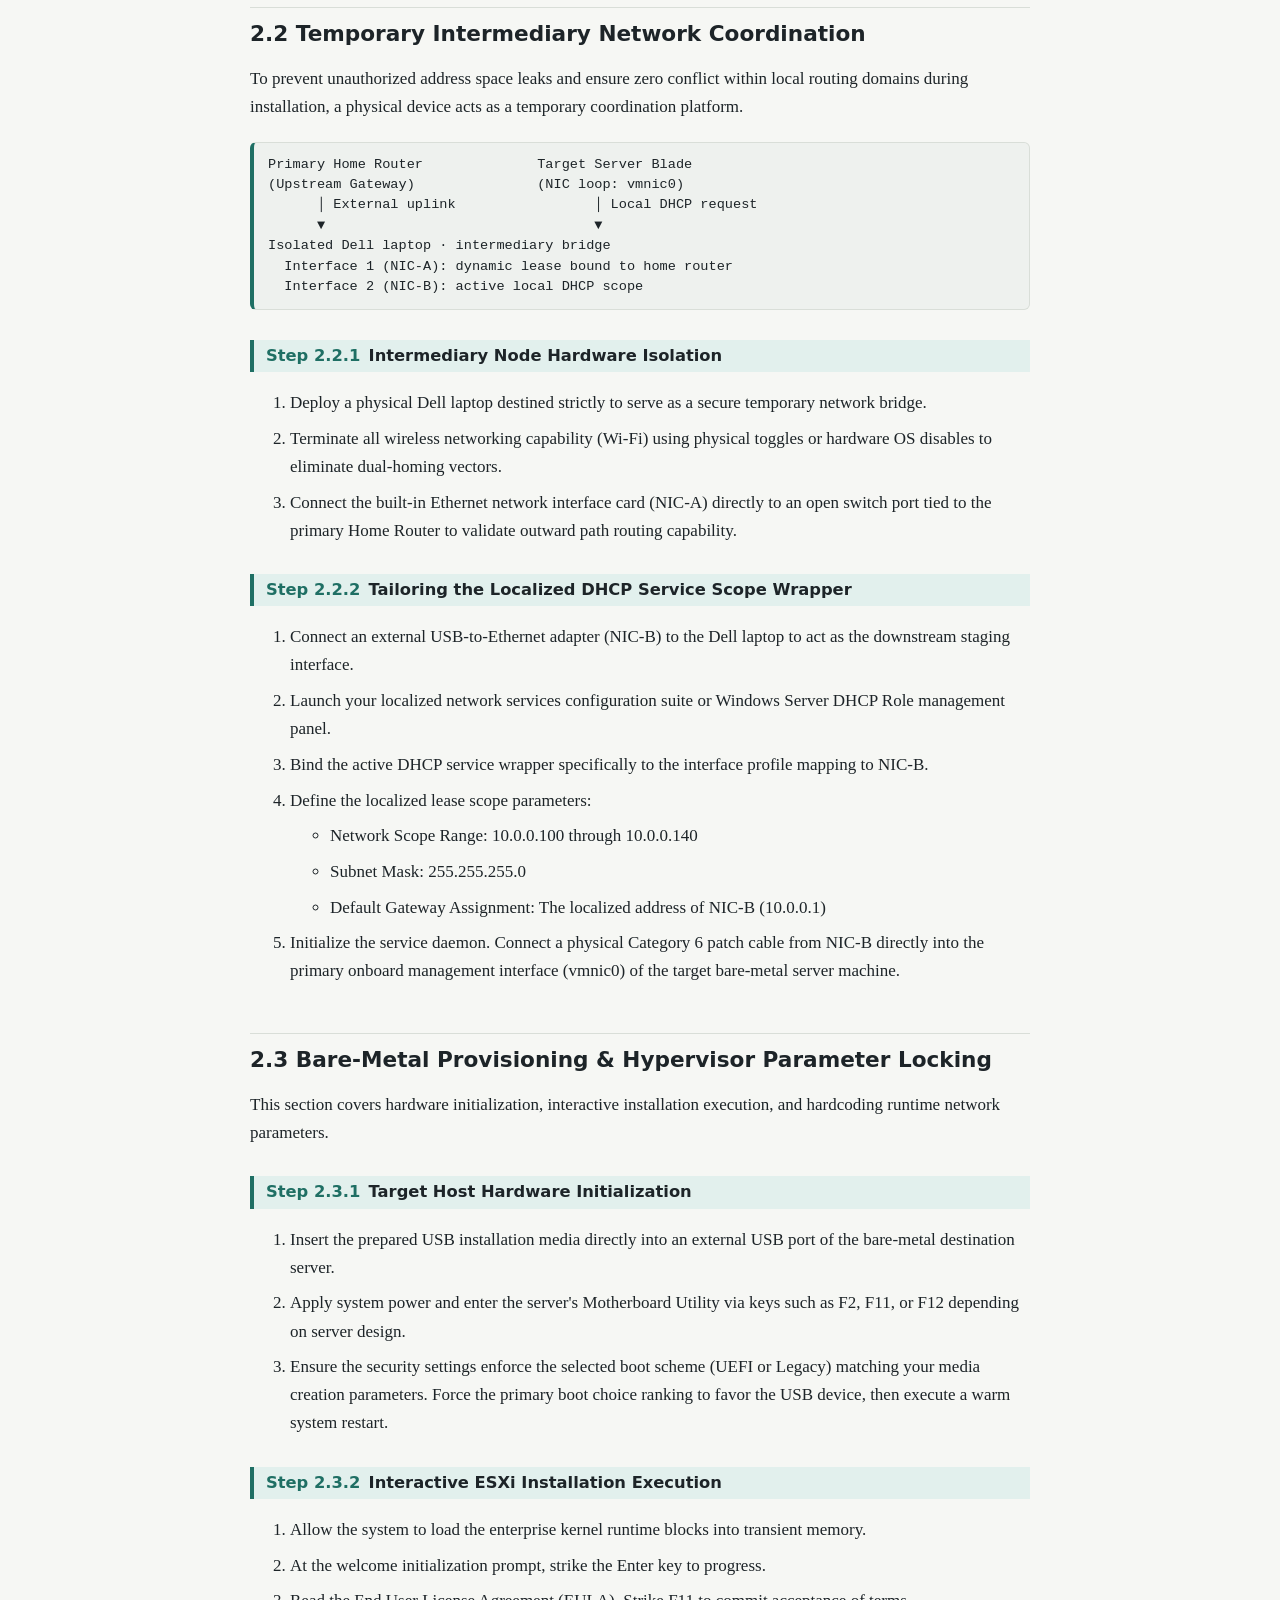
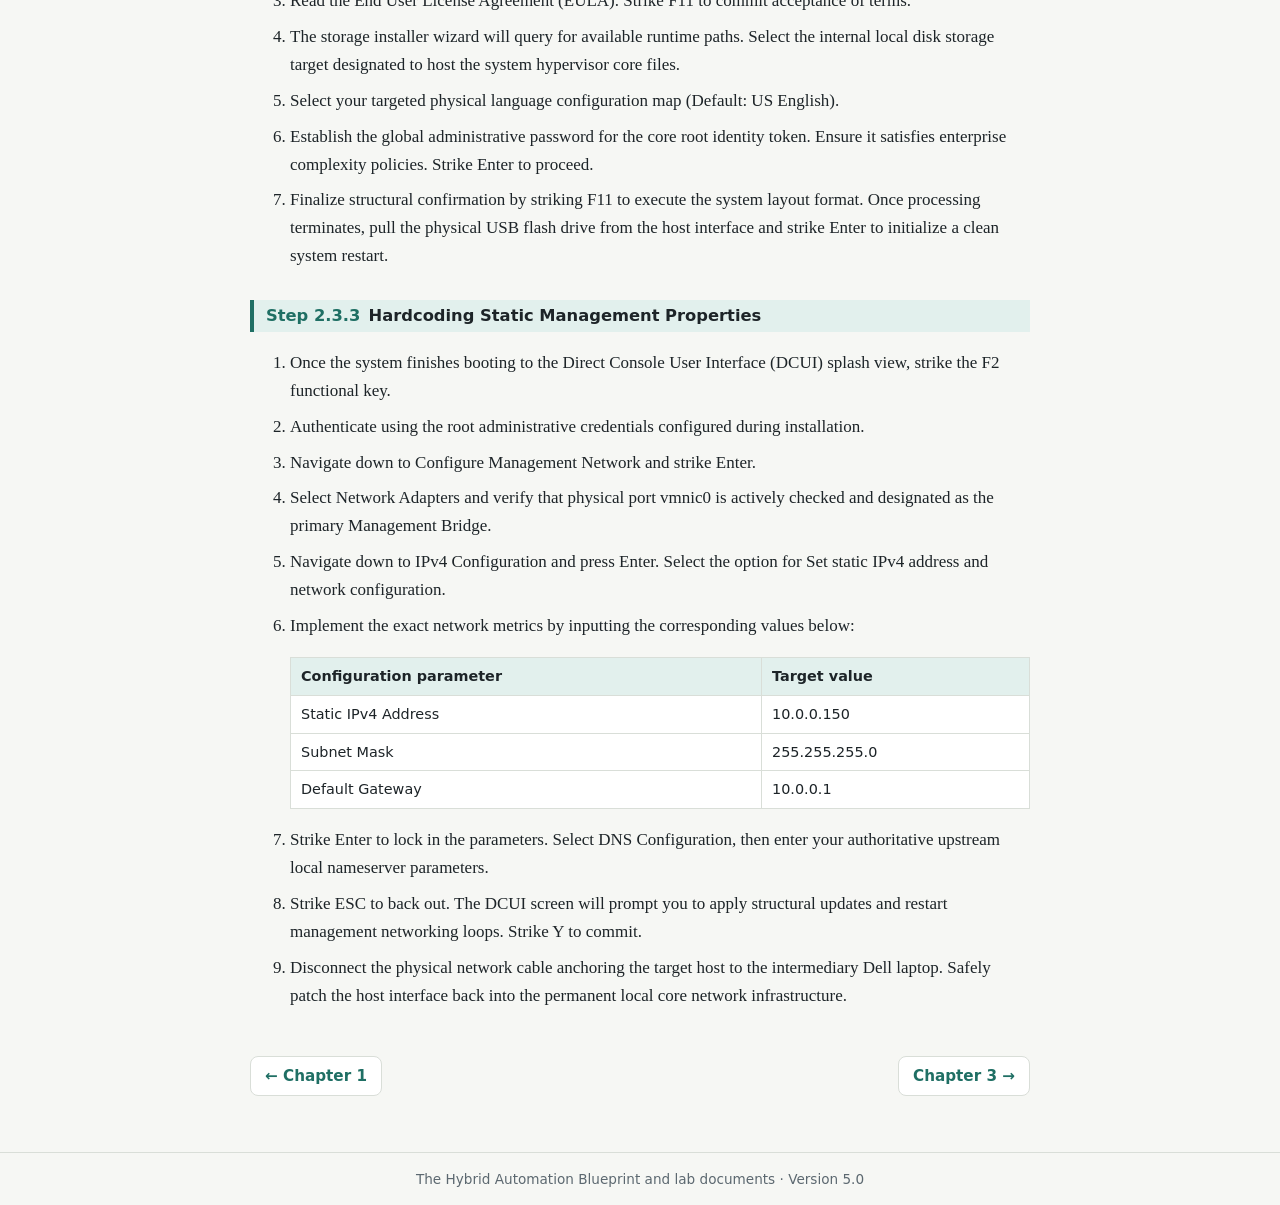
<file: chapter-2.html>
<!DOCTYPE html>
<html lang="en"><head><meta charset="utf-8"><meta name="viewport" content="width=device-width, initial-scale=1, viewport-fit=cover"><meta name="robots" content="noindex"><title>Chapter 2: Phase 1: On-Premises Bare-Metal Hypervisor Provisioning | The Hybrid Automation Blueprint</title><link rel="stylesheet" href="style.css"></head><body><nav class="top" aria-label="Site"><a href="index.html">Home</a><a href="index.html#book">Book</a><a href="index.html#labs">Lab documents</a><span class="sp"></span><button id="t" type="button" aria-label="Toggle dark mode">☾ Dark</button></nav><main><p class="sub">Chapter 2</p><h1>Phase 1: On-Premises Bare-Metal Hypervisor Provisioning</h1><div class="toc"><b>On this page</b><br><a href="#sec-2-1">2.1 High-Integrity Bootable Media Lifecycle</a><br><a href="#sec-2-2">2.2 Temporary Intermediary Network Coordination</a><br><a href="#sec-2-3">2.3 Bare-Metal Provisioning &amp; Hypervisor Parameter Locking</a></div><h2 id="sec-2-1">2.1 High-Integrity Bootable Media Lifecycle</h2>
<p>This procedure replaces vulnerable public imaging pipelines with an isolated, verified physical media formatting workflow.</p>
<h3 id="sec-2-1-1"><span>Step 2.1.1</span>ISO Binary Acquisition and Hash Verification</h3>
<ol><li value="1">Access an administrative engineering workstation equipped with unhindered, out-of-band internet access.</li><li value="2">Authenticate to the official Broadcom Support Portal utilizing your enterprise corporate infrastructure credentials.</li><li value="3">Locate the targeted enterprise VMware ESXi installation binary image matching the baseline environment hardware compatibility list (HCL).</li><li value="4">Initiate download of the raw .iso image.</li><li value="5">Once downloading concludes, execute a localized cryptographic verification via PowerShell to cross-reference the SHA-256 fingerprint against Broadcom’s published standard:<pre>Get-FileHash .\VMware-VMvisor-Installer-XXXX.iso -Algorithm SHA256</pre></li><li value="6">If the resulting string does not match the vendor-supplied signature, permanently purge the file from disk and repeat the initialization pipeline.</li></ol>
<h3 id="sec-2-1-2"><span>Step 2.1.2</span>Media Burn &amp; Flashing Operations via Rufus</h3>
<ol><li value="1">Identify a dedicated, structurally clean USB storage device with a minimum capacity of 16 GB.</li><li value="2">Insert the USB storage unit into the staging terminal.</li><li value="3">Fire up the open-source block-imaging utility Rufus using elevated local administrator rights.</li><li value="4">Within the user interface, configure the target parameters exactly as specified below:<ul><li>Device: Select the identified USB storage unit target.</li><li>Boot Selection: Click Select and point the application filesystem directly to the validated VMware ESXi ISO file.</li><li>Partition Scheme: Toggle between MBR (Legacy BIOS) or GPT (UEFI Unified Extensible Firmware Interface) based strictly on the motherboard firmware configuration of the destination server hardware.</li><li>File System: Allow the application to default to Large FAT32.</li></ul></li><li value="5">Click START. When the application presents the option block, choose Write in ISO Image mode.</li><li value="6">Acknowledge the data destruction warning prompt. Wait for the green execution progress bar to fill completely, then click Close and issue an OS-level software extraction command to safely unmount the USB physical media.</li></ol>
<h2 id="sec-2-2">2.2 Temporary Intermediary Network Coordination</h2>
<p>To prevent unauthorized address space leaks and ensure zero conflict within local routing domains during installation, a physical device acts as a temporary coordination platform.</p>
<figure><pre class="fig">Primary Home Router              Target Server Blade
(Upstream Gateway)               (NIC loop: vmnic0)
      │ External uplink                 │ Local DHCP request
      ▼                                 ▼
Isolated Dell laptop · intermediary bridge
  Interface 1 (NIC-A): dynamic lease bound to home router
  Interface 2 (NIC-B): active local DHCP scope</pre></figure>
<h3 id="sec-2-2-1"><span>Step 2.2.1</span>Intermediary Node Hardware Isolation</h3>
<ol><li value="1">Deploy a physical Dell laptop destined strictly to serve as a secure temporary network bridge.</li><li value="2">Terminate all wireless networking capability (Wi-Fi) using physical toggles or hardware OS disables to eliminate dual-homing vectors.</li><li value="3">Connect the built-in Ethernet network interface card (NIC-A) directly to an open switch port tied to the primary Home Router to validate outward path routing capability.</li></ol>
<h3 id="sec-2-2-2"><span>Step 2.2.2</span>Tailoring the Localized DHCP Service Scope Wrapper</h3>
<ol><li value="1">Connect an external USB-to-Ethernet adapter (NIC-B) to the Dell laptop to act as the downstream staging interface.</li><li value="2">Launch your localized network services configuration suite or Windows Server DHCP Role management panel.</li><li value="3">Bind the active DHCP service wrapper specifically to the interface profile mapping to NIC-B.</li><li value="4">Define the localized lease scope parameters:<ul><li>Network Scope Range: 10.0.0.100 through 10.0.0.140</li><li>Subnet Mask: 255.255.255.0</li><li>Default Gateway Assignment: The localized address of NIC-B (10.0.0.1)</li></ul></li><li value="5">Initialize the service daemon. Connect a physical Category 6 patch cable from NIC-B directly into the primary onboard management interface (vmnic0) of the target bare-metal server machine.</li></ol>
<h2 id="sec-2-3">2.3 Bare-Metal Provisioning &amp; Hypervisor Parameter Locking</h2>
<p>This section covers hardware initialization, interactive installation execution, and hardcoding runtime network parameters.</p>
<h3 id="sec-2-3-1"><span>Step 2.3.1</span>Target Host Hardware Initialization</h3>
<ol><li value="1">Insert the prepared USB installation media directly into an external USB port of the bare-metal destination server.</li><li value="2">Apply system power and enter the server&#x27;s Motherboard Utility via keys such as F2, F11, or F12 depending on server design.</li><li value="3">Ensure the security settings enforce the selected boot scheme (UEFI or Legacy) matching your media creation parameters. Force the primary boot choice ranking to favor the USB device, then execute a warm system restart.</li></ol>
<h3 id="sec-2-3-2"><span>Step 2.3.2</span>Interactive ESXi Installation Execution</h3>
<ol><li value="1">Allow the system to load the enterprise kernel runtime blocks into transient memory.</li><li value="2">At the welcome initialization prompt, strike the Enter key to progress.</li><li value="3">Read the End User License Agreement (EULA). Strike F11 to commit acceptance of terms.</li><li value="4">The storage installer wizard will query for available runtime paths. Select the internal local disk storage target designated to host the system hypervisor core files.</li><li value="5">Select your targeted physical language configuration map (Default: US English).</li><li value="6">Establish the global administrative password for the core root identity token. Ensure it satisfies enterprise complexity policies. Strike Enter to proceed.</li><li value="7">Finalize structural confirmation by striking F11 to execute the system layout format. Once processing terminates, pull the physical USB flash drive from the host interface and strike Enter to initialize a clean system restart.</li></ol>
<h3 id="sec-2-3-3"><span>Step 2.3.3</span>Hardcoding Static Management Properties</h3>
<ol><li value="1">Once the system finishes booting to the Direct Console User Interface (DCUI) splash view, strike the F2 functional key.</li><li value="2">Authenticate using the root administrative credentials configured during installation.</li><li value="3">Navigate down to Configure Management Network and strike Enter.</li><li value="4">Select Network Adapters and verify that physical port vmnic0 is actively checked and designated as the primary Management Bridge.</li><li value="5">Navigate down to IPv4 Configuration and press Enter. Select the option for Set static IPv4 address and network configuration.</li><li value="6">Implement the exact network metrics by inputting the corresponding values below:<div class="tw"><table><thead><tr><th>Configuration parameter</th><th>Target value</th></tr></thead><tbody><tr><td>Static IPv4 Address</td><td>10.0.0.150</td></tr><tr><td>Subnet Mask</td><td>255.255.255.0</td></tr><tr><td>Default Gateway</td><td>10.0.0.1</td></tr></tbody></table></div></li><li value="7">Strike Enter to lock in the parameters. Select DNS Configuration, then enter your authoritative upstream local nameserver parameters.</li><li value="8">Strike ESC to back out. The DCUI screen will prompt you to apply structural updates and restart management networking loops. Strike Y to commit.</li><li value="9">Disconnect the physical network cable anchoring the target host to the intermediary Dell laptop. Safely patch the host interface back into the permanent local core network infrastructure.</li></ol><div class="pager"><a href="chapter-1.html">← Chapter 1</a><a href="chapter-3.html">Chapter 3 →</a></div></main><footer>The Hybrid Automation Blueprint and lab documents · Version 5.0</footer><script>var r=document.documentElement,b=document.getElementById('t');function d(){var t=r.getAttribute('data-theme');return t?t=='dark':matchMedia('(prefers-color-scheme: dark)').matches}function s(){b.textContent=d()?'☀ Light':'☾ Dark'}b.onclick=function(){r.setAttribute('data-theme',d()?'light':'dark');s()};s()</script></body></html>
</file>
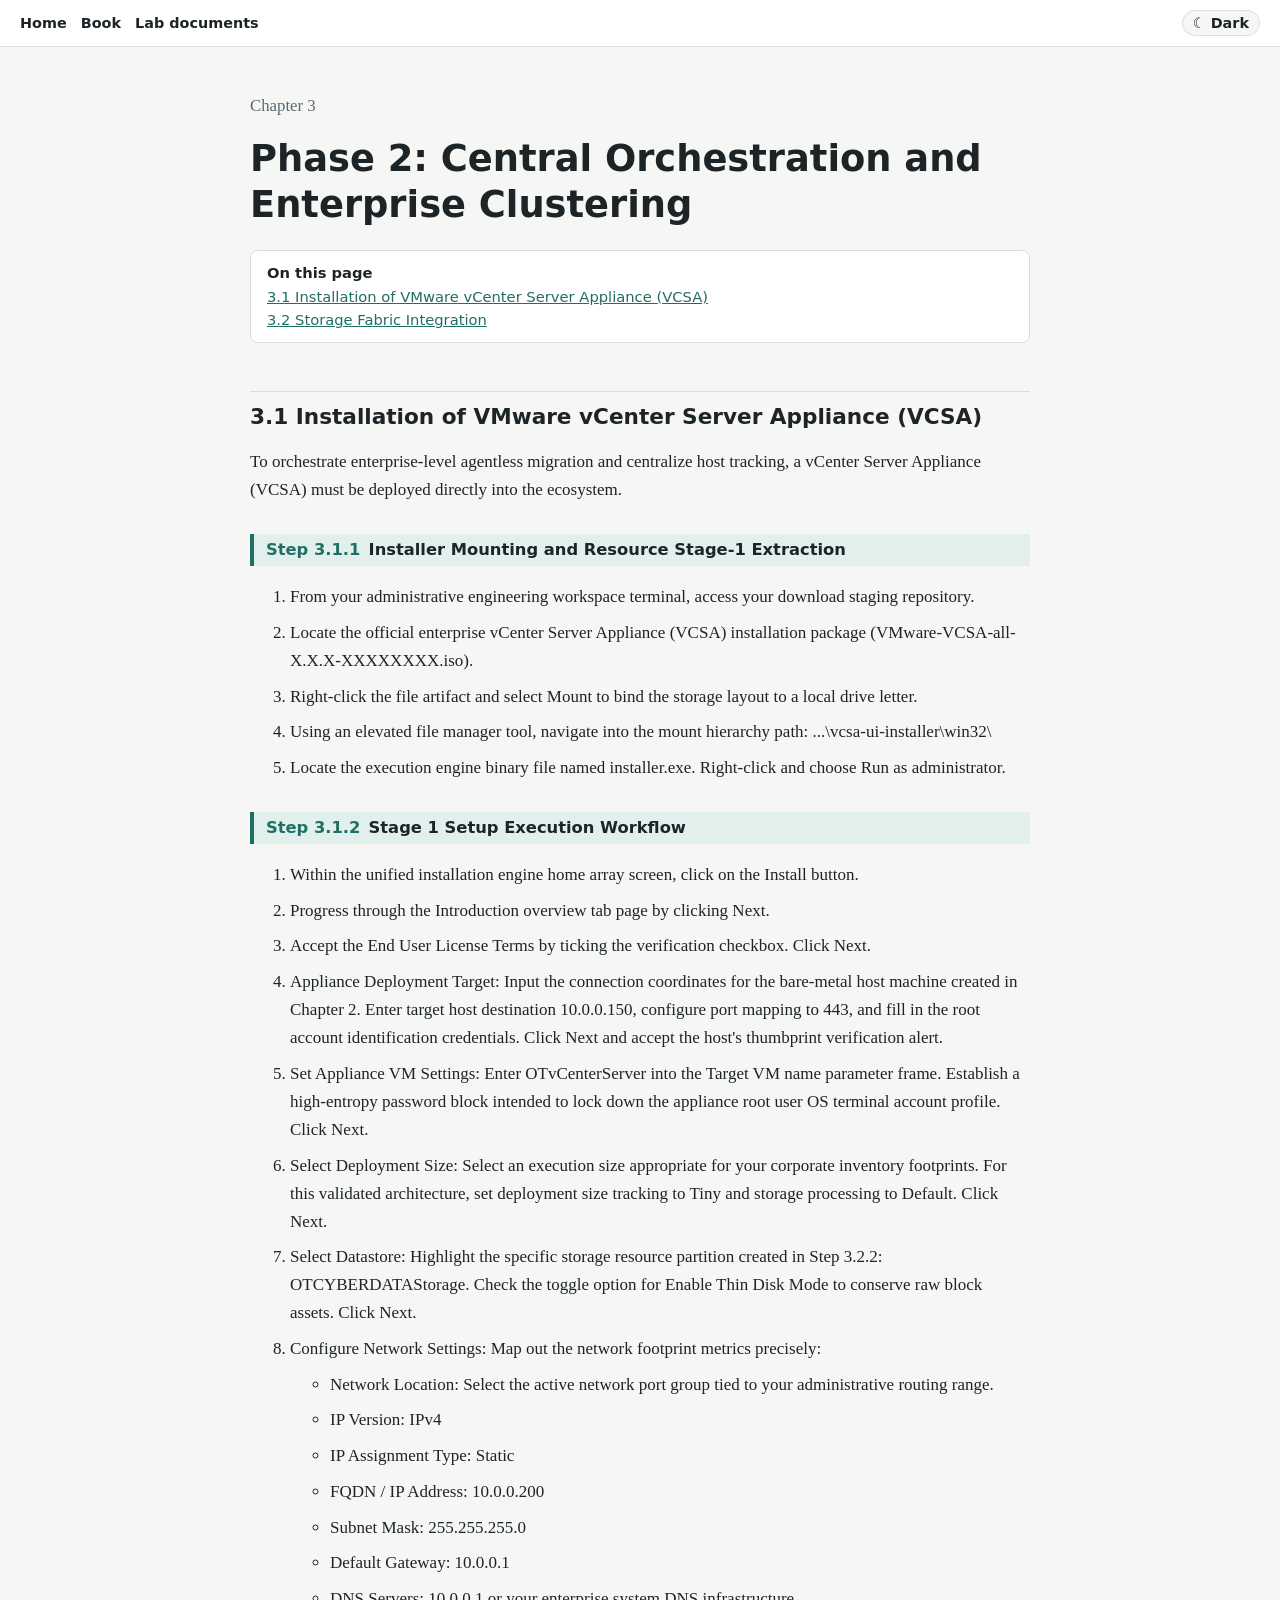
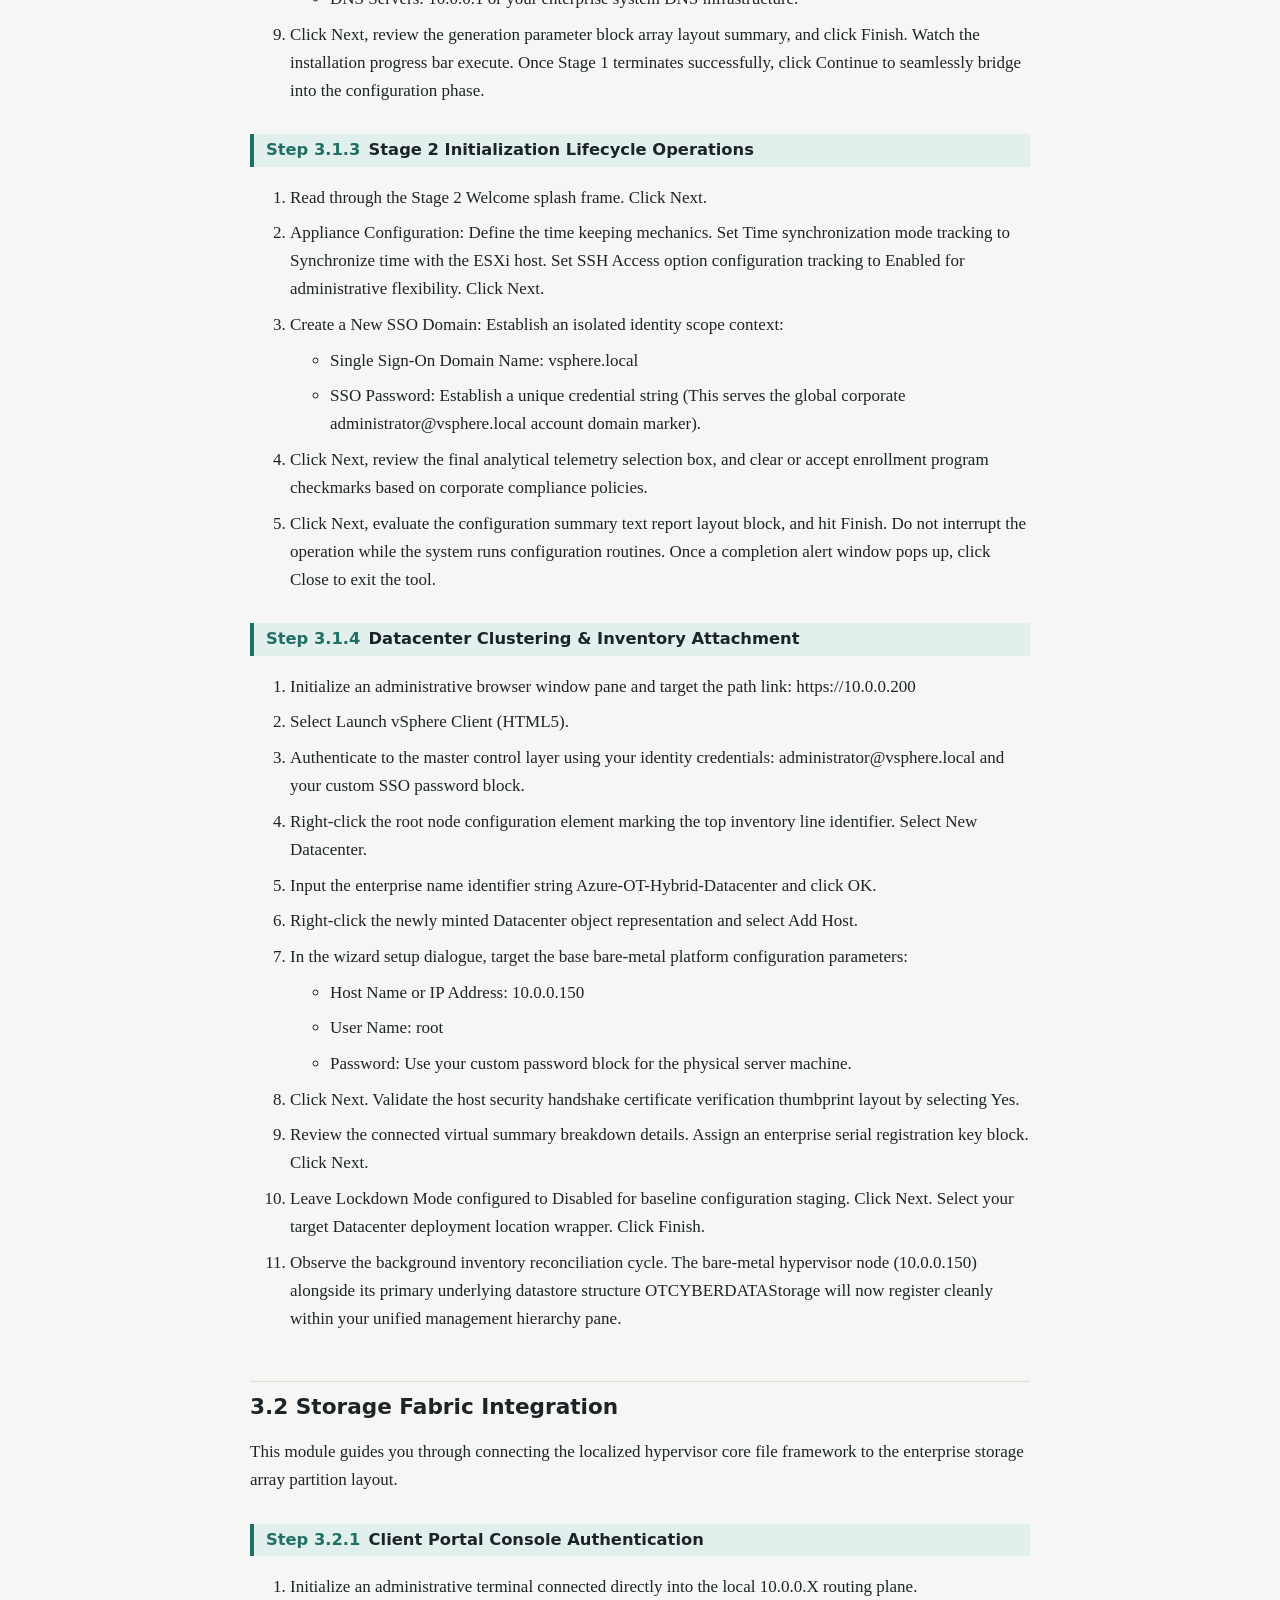
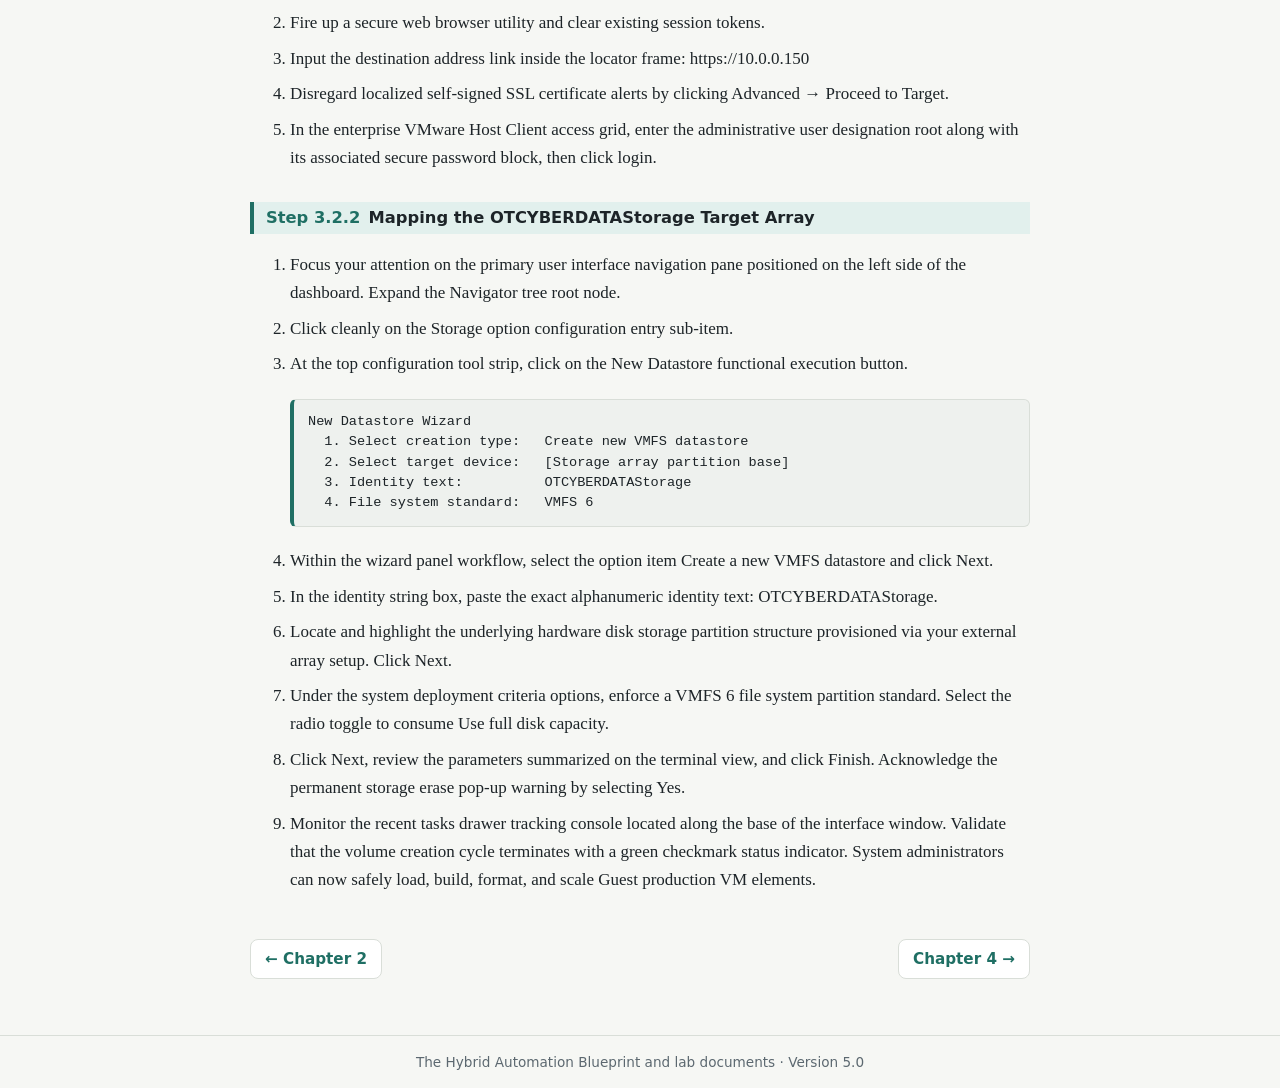
<file: chapter-3.html>
<!DOCTYPE html>
<html lang="en"><head><meta charset="utf-8"><meta name="viewport" content="width=device-width, initial-scale=1, viewport-fit=cover"><meta name="robots" content="noindex"><title>Chapter 3: Phase 2: Central Orchestration and Enterprise Clustering | The Hybrid Automation Blueprint</title><link rel="stylesheet" href="style.css"></head><body><nav class="top" aria-label="Site"><a href="index.html">Home</a><a href="index.html#book">Book</a><a href="index.html#labs">Lab documents</a><span class="sp"></span><button id="t" type="button" aria-label="Toggle dark mode">☾ Dark</button></nav><main><p class="sub">Chapter 3</p><h1>Phase 2: Central Orchestration and Enterprise Clustering</h1><div class="toc"><b>On this page</b><br><a href="#sec-3-1">3.1 Installation of VMware vCenter Server Appliance (VCSA)</a><br><a href="#sec-3-2">3.2 Storage Fabric Integration</a></div><h2 id="sec-3-1">3.1 Installation of VMware vCenter Server Appliance (VCSA)</h2>
<p>To orchestrate enterprise-level agentless migration and centralize host tracking, a vCenter Server Appliance (VCSA) must be deployed directly into the ecosystem.</p>
<h3 id="sec-3-1-1"><span>Step 3.1.1</span>Installer Mounting and Resource Stage-1 Extraction</h3>
<ol><li value="1">From your administrative engineering workspace terminal, access your download staging repository.</li><li value="2">Locate the official enterprise vCenter Server Appliance (VCSA) installation package (VMware-VCSA-all-X.X.X-XXXXXXXX.iso).</li><li value="3">Right-click the file artifact and select Mount to bind the storage layout to a local drive letter.</li><li value="4">Using an elevated file manager tool, navigate into the mount hierarchy path: ...\vcsa-ui-installer\win32\</li><li value="5">Locate the execution engine binary file named installer.exe. Right-click and choose Run as administrator.</li></ol>
<h3 id="sec-3-1-2"><span>Step 3.1.2</span>Stage 1 Setup Execution Workflow</h3>
<ol><li value="1">Within the unified installation engine home array screen, click on the Install button.</li><li value="2">Progress through the Introduction overview tab page by clicking Next.</li><li value="3">Accept the End User License Terms by ticking the verification checkbox. Click Next.</li><li value="4">Appliance Deployment Target: Input the connection coordinates for the bare-metal host machine created in Chapter 2. Enter target host destination 10.0.0.150, configure port mapping to 443, and fill in the root account identification credentials. Click Next and accept the host&#x27;s thumbprint verification alert.</li><li value="5">Set Appliance VM Settings: Enter OTvCenterServer into the Target VM name parameter frame. Establish a high-entropy password block intended to lock down the appliance root user OS terminal account profile. Click Next.</li><li value="6">Select Deployment Size: Select an execution size appropriate for your corporate inventory footprints. For this validated architecture, set deployment size tracking to Tiny and storage processing to Default. Click Next.</li><li value="7">Select Datastore: Highlight the specific storage resource partition created in Step 3.2.2: OTCYBERDATAStorage. Check the toggle option for Enable Thin Disk Mode to conserve raw block assets. Click Next.</li><li value="8">Configure Network Settings: Map out the network footprint metrics precisely:<ul><li>Network Location: Select the active network port group tied to your administrative routing range.</li><li>IP Version: IPv4</li><li>IP Assignment Type: Static</li><li>FQDN / IP Address: 10.0.0.200</li><li>Subnet Mask: 255.255.255.0</li><li>Default Gateway: 10.0.0.1</li><li>DNS Servers: 10.0.0.1 or your enterprise system DNS infrastructure.</li></ul></li><li value="9">Click Next, review the generation parameter block array layout summary, and click Finish. Watch the installation progress bar execute. Once Stage 1 terminates successfully, click Continue to seamlessly bridge into the configuration phase.</li></ol>
<h3 id="sec-3-1-3"><span>Step 3.1.3</span>Stage 2 Initialization Lifecycle Operations</h3>
<ol><li value="1">Read through the Stage 2 Welcome splash frame. Click Next.</li><li value="2">Appliance Configuration: Define the time keeping mechanics. Set Time synchronization mode tracking to Synchronize time with the ESXi host. Set SSH Access option configuration tracking to Enabled for administrative flexibility. Click Next.</li><li value="3">Create a New SSO Domain: Establish an isolated identity scope context:<ul><li>Single Sign-On Domain Name: vsphere.local</li><li>SSO Password: Establish a unique credential string (This serves the global corporate administrator@vsphere.local account domain marker).</li></ul></li><li value="4">Click Next, review the final analytical telemetry selection box, and clear or accept enrollment program checkmarks based on corporate compliance policies.</li><li value="5">Click Next, evaluate the configuration summary text report layout block, and hit Finish. Do not interrupt the operation while the system runs configuration routines. Once a completion alert window pops up, click Close to exit the tool.</li></ol>
<h3 id="sec-3-1-4"><span>Step 3.1.4</span>Datacenter Clustering &amp; Inventory Attachment</h3>
<ol><li value="1">Initialize an administrative browser window pane and target the path link: https://10.0.0.200</li><li value="2">Select Launch vSphere Client (HTML5).</li><li value="3">Authenticate to the master control layer using your identity credentials: administrator@vsphere.local and your custom SSO password block.</li><li value="4">Right-click the root node configuration element marking the top inventory line identifier. Select New Datacenter.</li><li value="5">Input the enterprise name identifier string Azure-OT-Hybrid-Datacenter and click OK.</li><li value="6">Right-click the newly minted Datacenter object representation and select Add Host.</li><li value="7">In the wizard setup dialogue, target the base bare-metal platform configuration parameters:<ul><li>Host Name or IP Address: 10.0.0.150</li><li>User Name: root</li><li>Password: Use your custom password block for the physical server machine.</li></ul></li><li value="8">Click Next. Validate the host security handshake certificate verification thumbprint layout by selecting Yes.</li><li value="9">Review the connected virtual summary breakdown details. Assign an enterprise serial registration key block. Click Next.</li><li value="10">Leave Lockdown Mode configured to Disabled for baseline configuration staging. Click Next. Select your target Datacenter deployment location wrapper. Click Finish.</li><li value="11">Observe the background inventory reconciliation cycle. The bare-metal hypervisor node (10.0.0.150) alongside its primary underlying datastore structure OTCYBERDATAStorage will now register cleanly within your unified management hierarchy pane.</li></ol>
<h2 id="sec-3-2">3.2 Storage Fabric Integration</h2>
<p>This module guides you through connecting the localized hypervisor core file framework to the enterprise storage array partition layout.</p>
<h3 id="sec-3-2-1"><span>Step 3.2.1</span>Client Portal Console Authentication</h3>
<ol><li value="1">Initialize an administrative terminal connected directly into the local 10.0.0.X routing plane.</li><li value="2">Fire up a secure web browser utility and clear existing session tokens.</li><li value="3">Input the destination address link inside the locator frame: https://10.0.0.150</li><li value="4">Disregard localized self-signed SSL certificate alerts by clicking Advanced → Proceed to Target.</li><li value="5">In the enterprise VMware Host Client access grid, enter the administrative user designation root along with its associated secure password block, then click login.</li></ol>
<h3 id="sec-3-2-2"><span>Step 3.2.2</span>Mapping the OTCYBERDATAStorage Target Array</h3>
<ol><li value="1">Focus your attention on the primary user interface navigation pane positioned on the left side of the dashboard. Expand the Navigator tree root node.</li><li value="2">Click cleanly on the Storage option configuration entry sub-item.</li><li value="3">At the top configuration tool strip, click on the New Datastore functional execution button.<figure><pre class="fig">New Datastore Wizard
  1. Select creation type:   Create new VMFS datastore
  2. Select target device:   [Storage array partition base]
  3. Identity text:          OTCYBERDATAStorage
  4. File system standard:   VMFS 6</pre></figure></li><li value="4">Within the wizard panel workflow, select the option item Create a new VMFS datastore and click Next.</li><li value="5">In the identity string box, paste the exact alphanumeric identity text: OTCYBERDATAStorage.</li><li value="6">Locate and highlight the underlying hardware disk storage partition structure provisioned via your external array setup. Click Next.</li><li value="7">Under the system deployment criteria options, enforce a VMFS 6 file system partition standard. Select the radio toggle to consume Use full disk capacity.</li><li value="8">Click Next, review the parameters summarized on the terminal view, and click Finish. Acknowledge the permanent storage erase pop-up warning by selecting Yes.</li><li value="9">Monitor the recent tasks drawer tracking console located along the base of the interface window. Validate that the volume creation cycle terminates with a green checkmark status indicator. System administrators can now safely load, build, format, and scale Guest production VM elements.</li></ol><div class="pager"><a href="chapter-2.html">← Chapter 2</a><a href="chapter-4.html">Chapter 4 →</a></div></main><footer>The Hybrid Automation Blueprint and lab documents · Version 5.0</footer><script>var r=document.documentElement,b=document.getElementById('t');function d(){var t=r.getAttribute('data-theme');return t?t=='dark':matchMedia('(prefers-color-scheme: dark)').matches}function s(){b.textContent=d()?'☀ Light':'☾ Dark'}b.onclick=function(){r.setAttribute('data-theme',d()?'light':'dark');s()};s()</script></body></html>
</file>
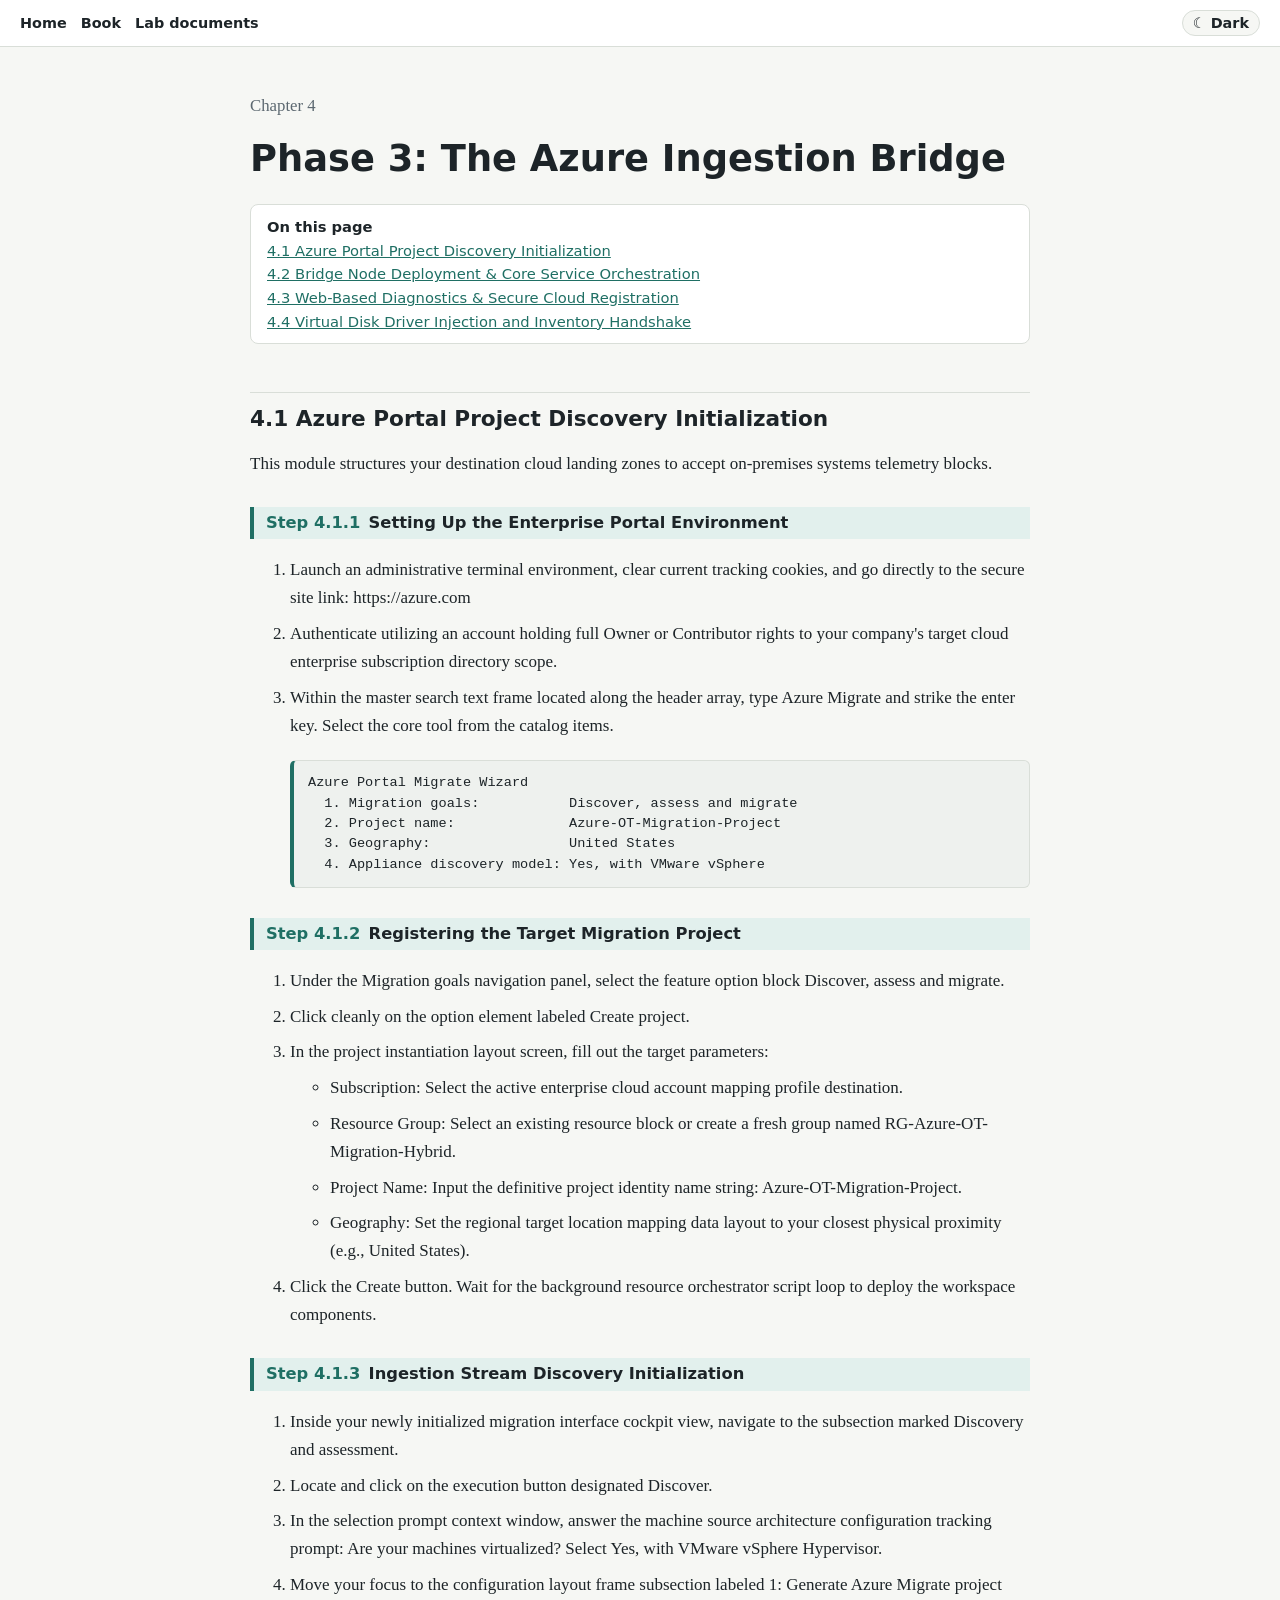
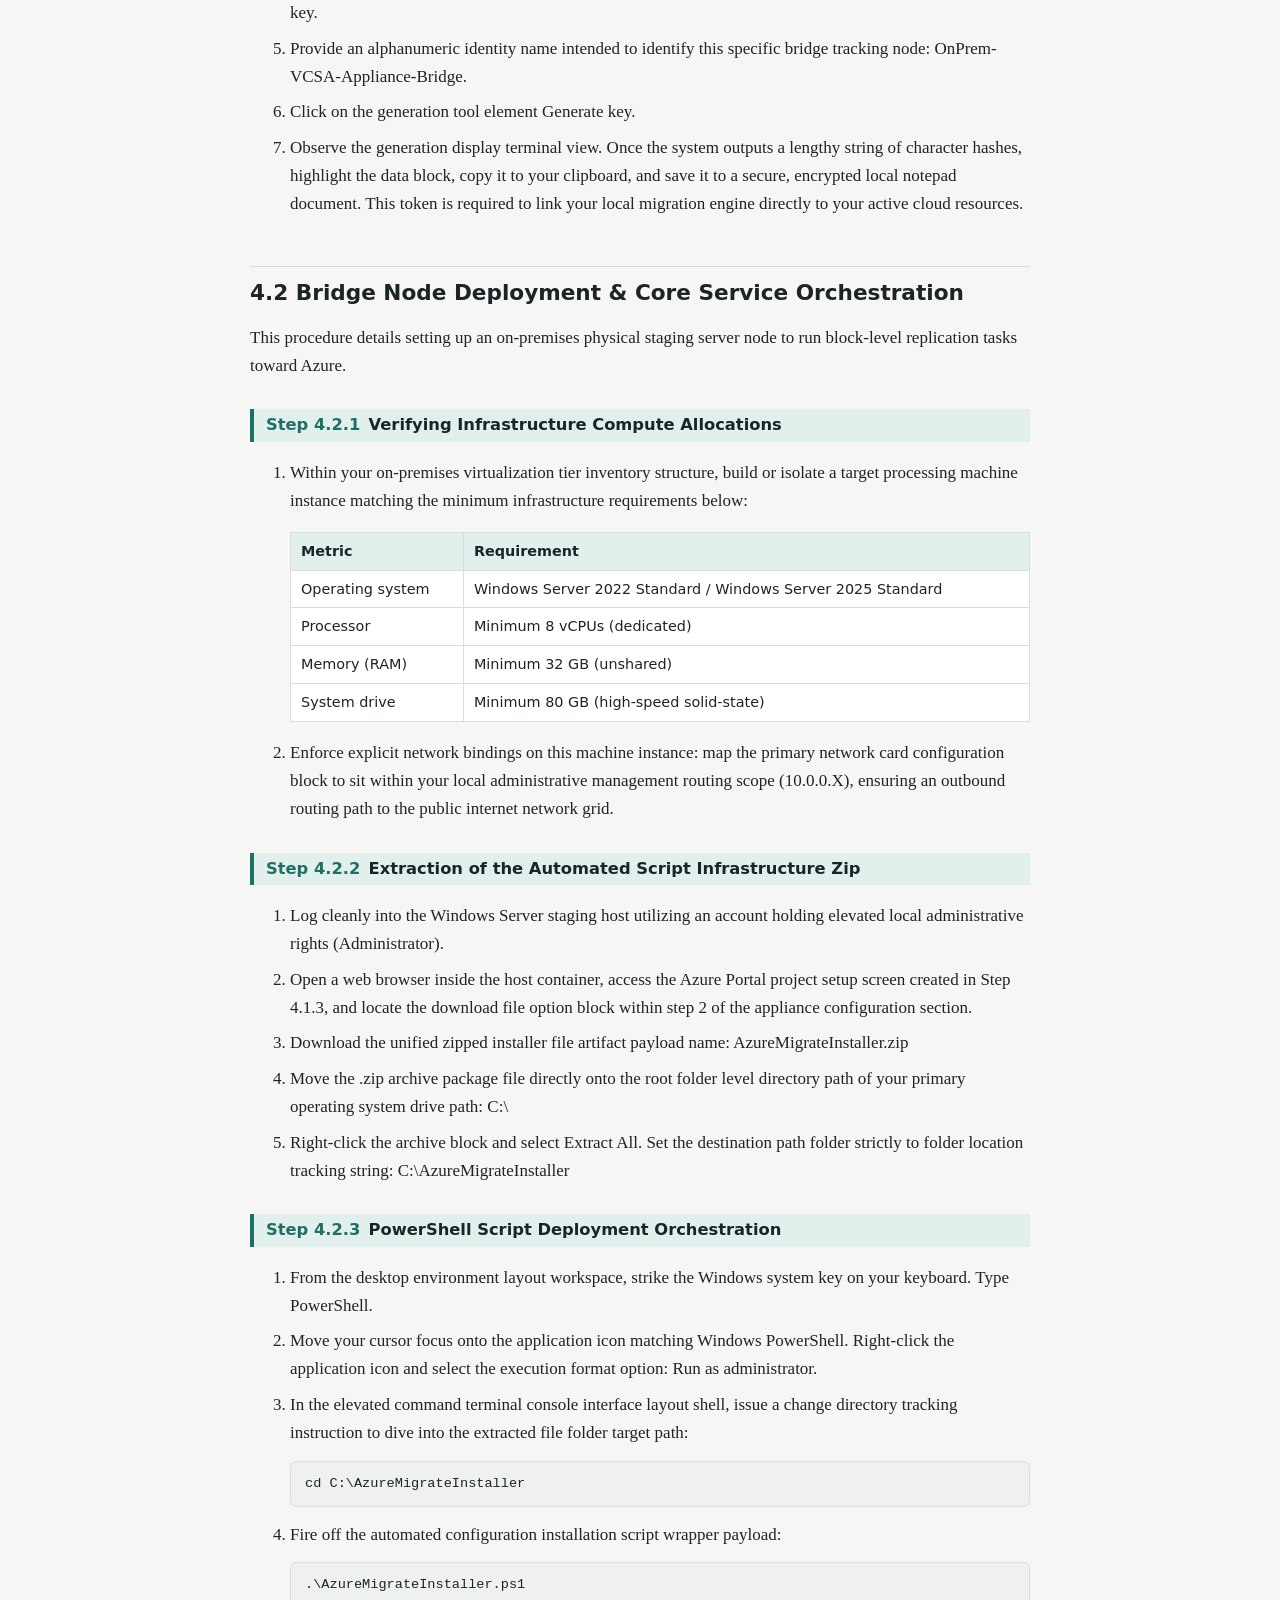
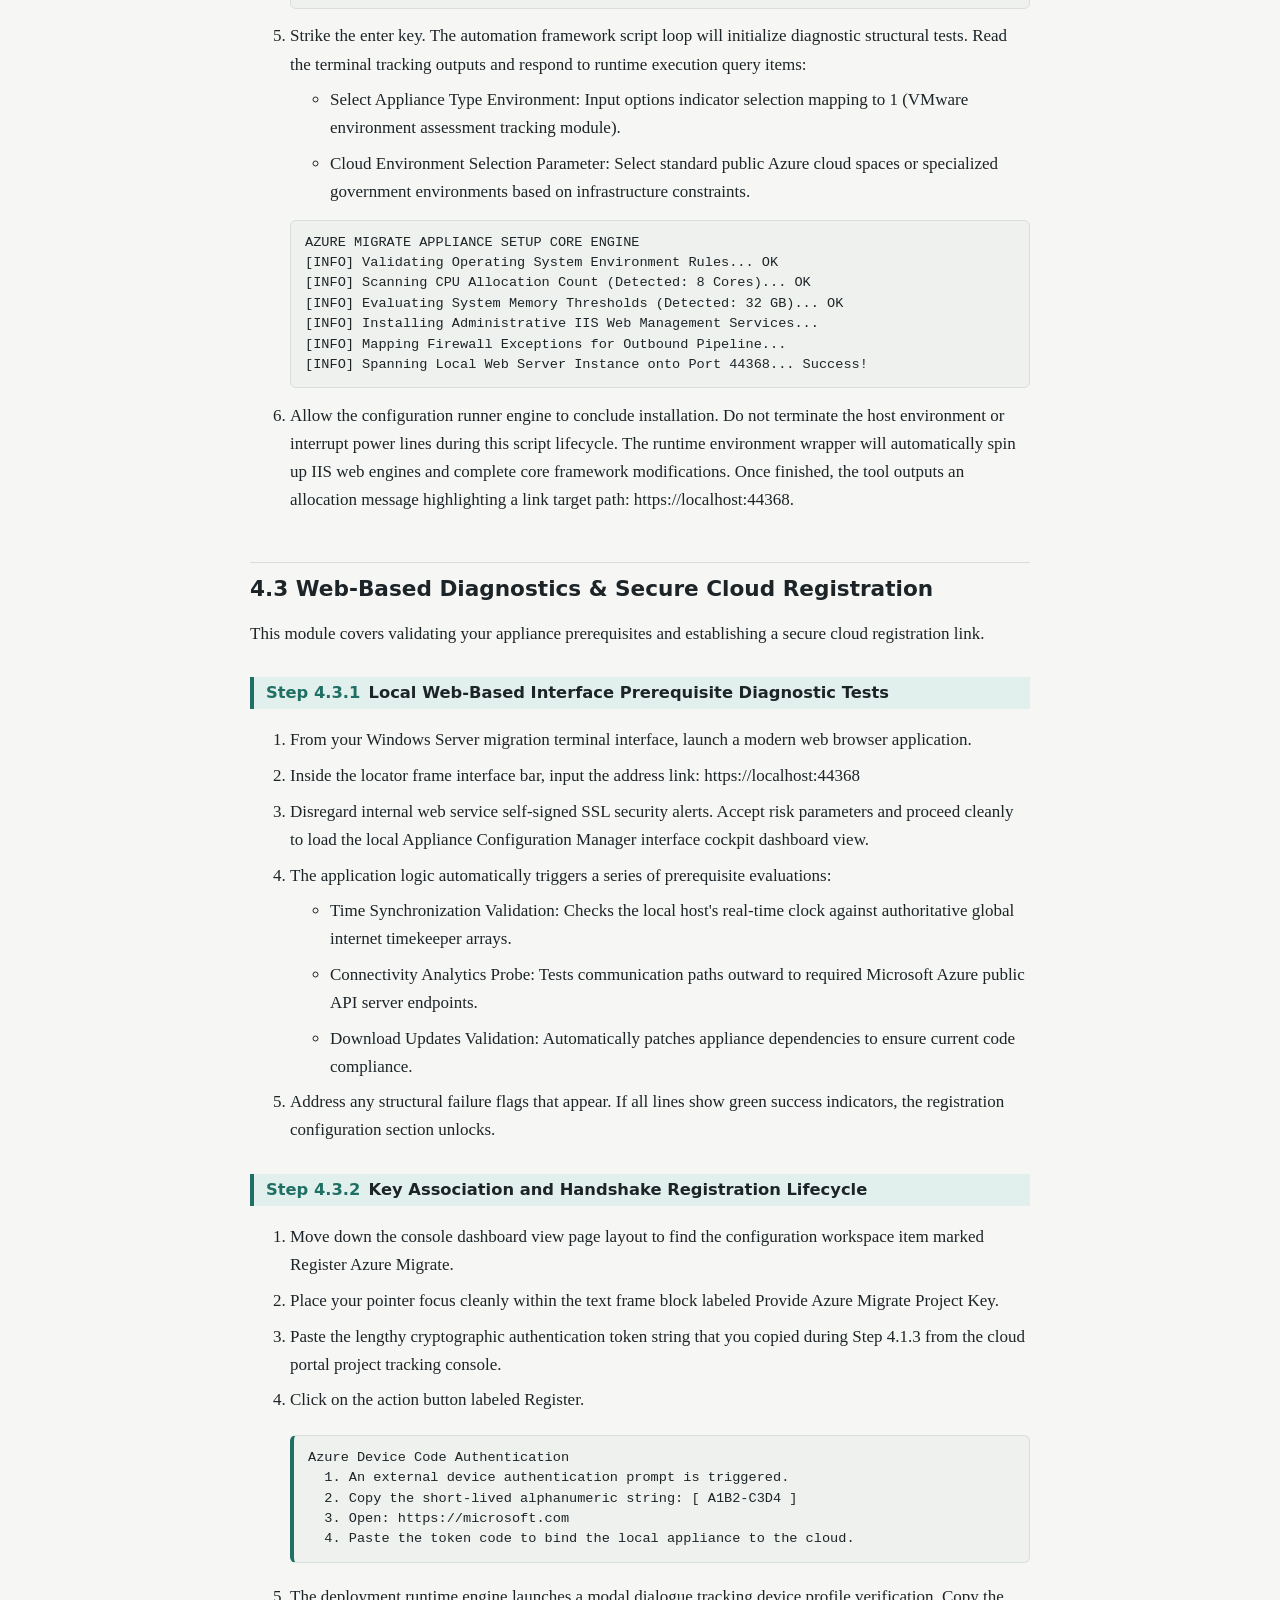
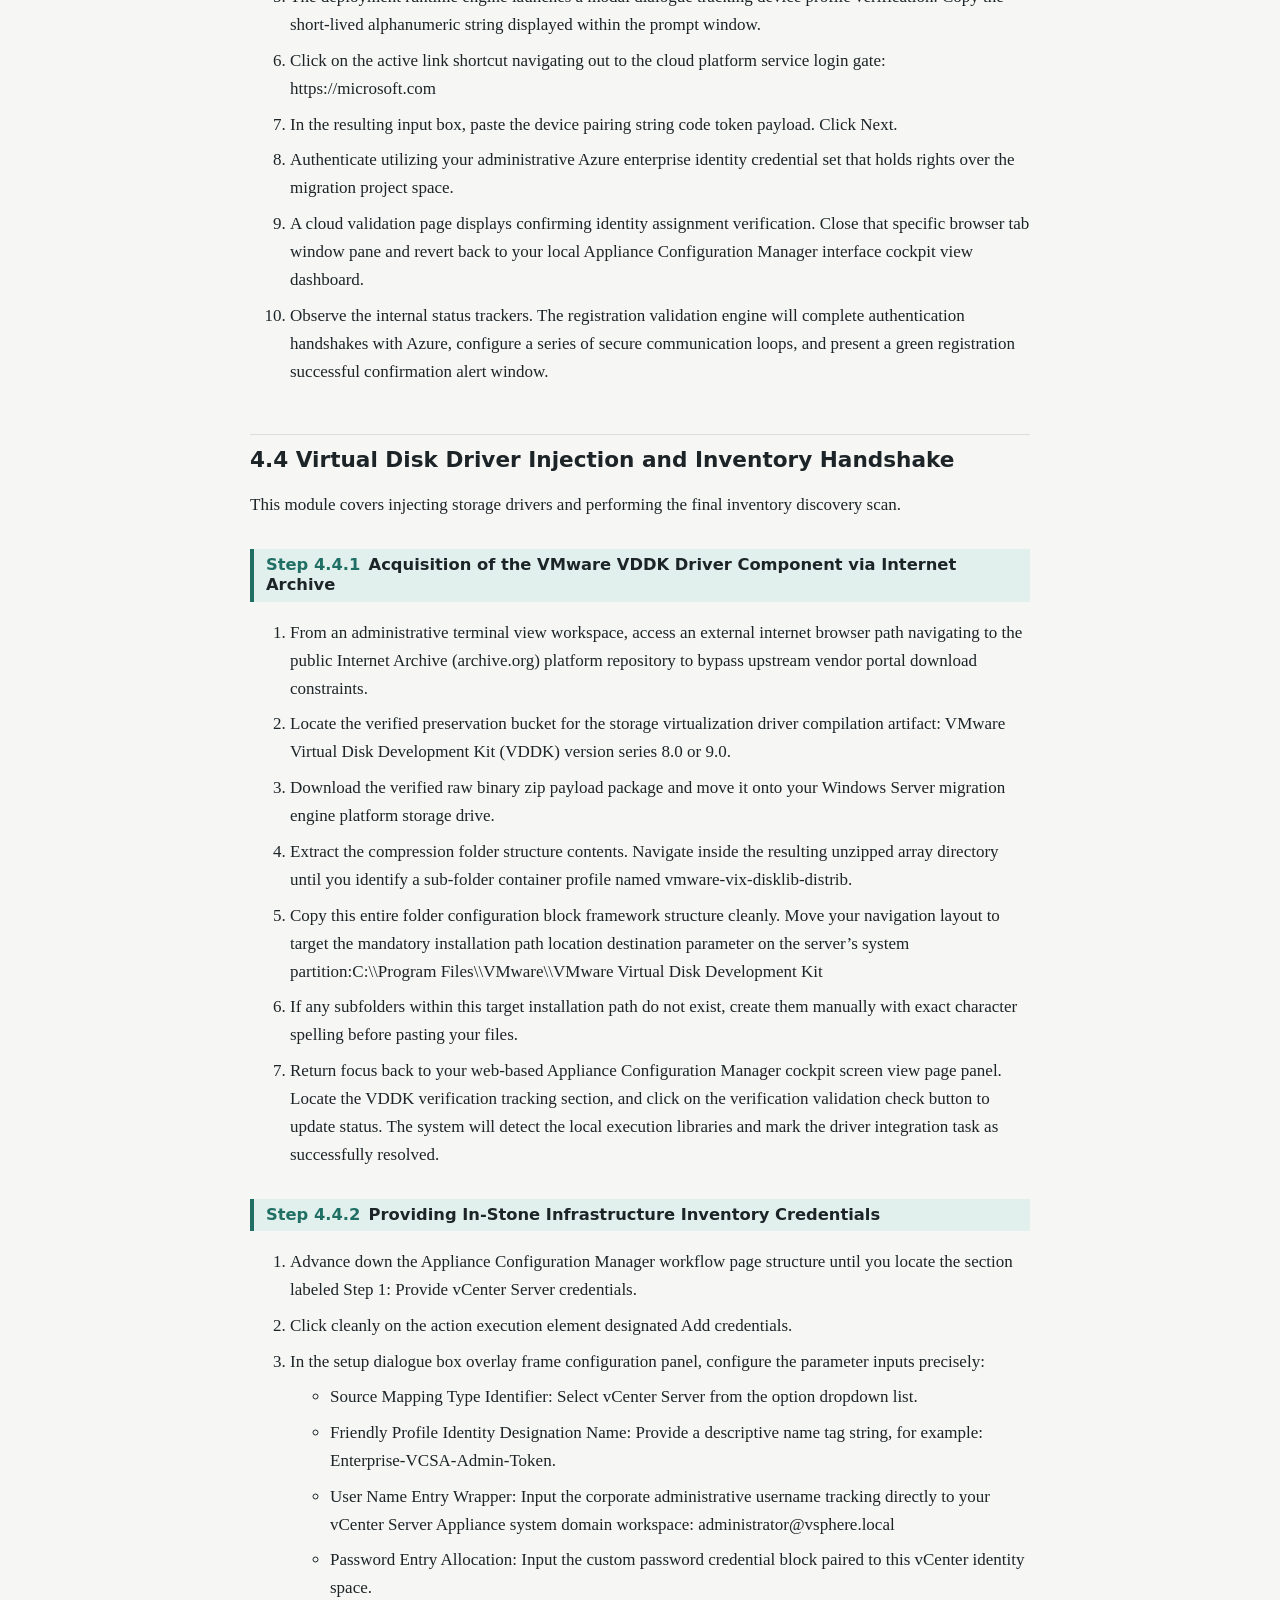
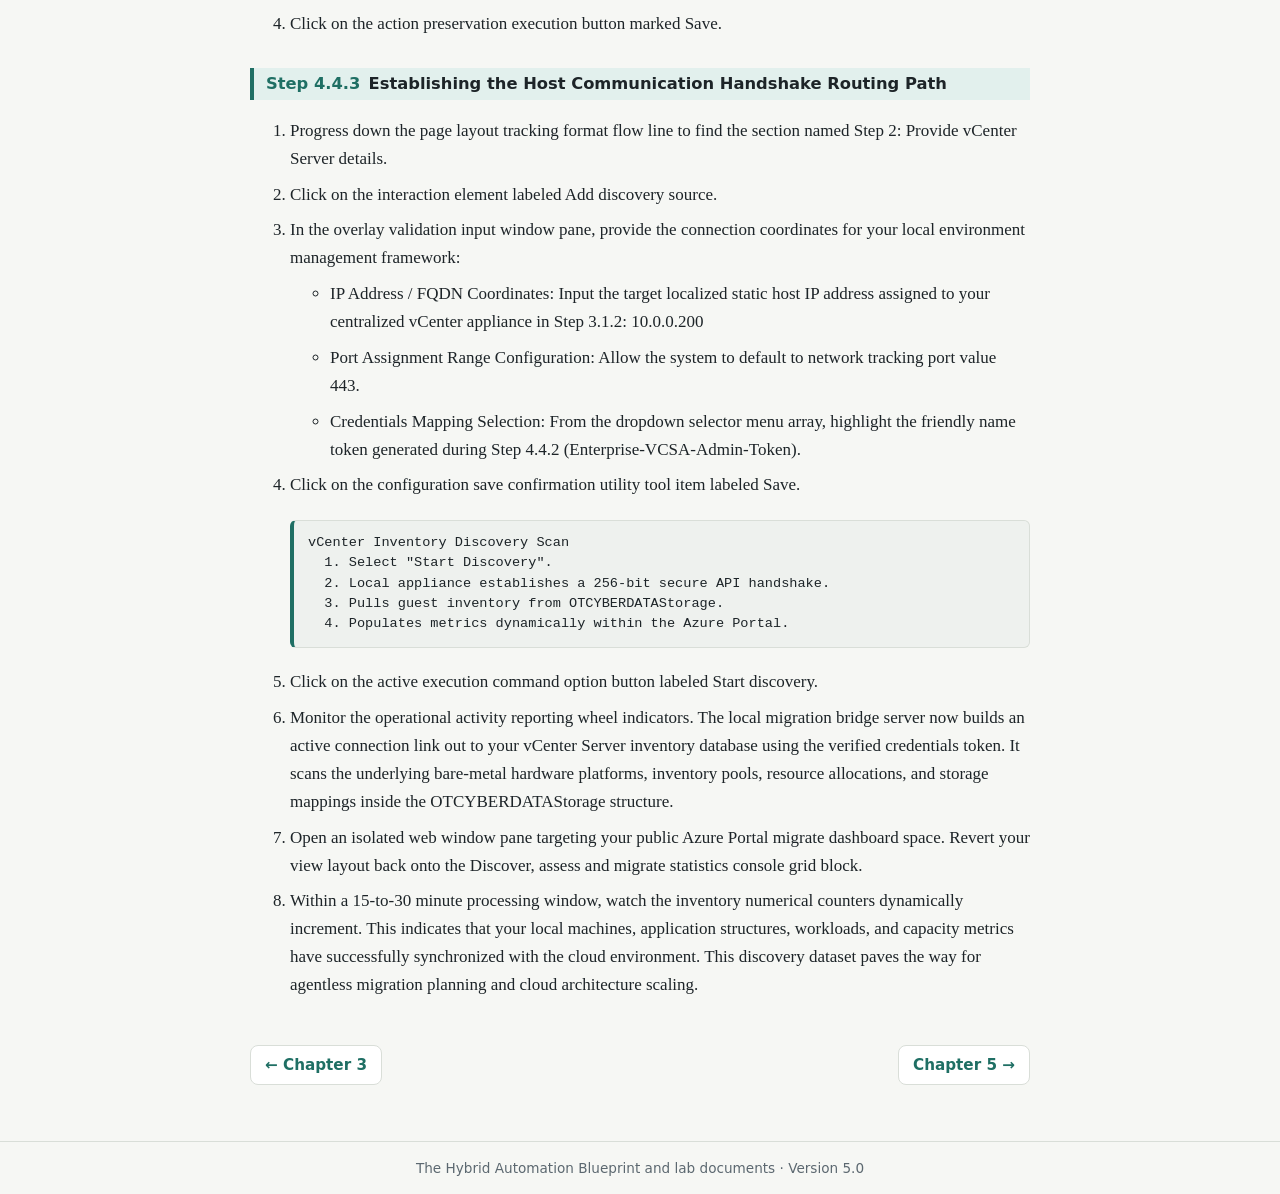
<file: chapter-4.html>
<!DOCTYPE html>
<html lang="en"><head><meta charset="utf-8"><meta name="viewport" content="width=device-width, initial-scale=1, viewport-fit=cover"><meta name="robots" content="noindex"><title>Chapter 4: Phase 3: The Azure Ingestion Bridge | The Hybrid Automation Blueprint</title><link rel="stylesheet" href="style.css"></head><body><nav class="top" aria-label="Site"><a href="index.html">Home</a><a href="index.html#book">Book</a><a href="index.html#labs">Lab documents</a><span class="sp"></span><button id="t" type="button" aria-label="Toggle dark mode">☾ Dark</button></nav><main><p class="sub">Chapter 4</p><h1>Phase 3: The Azure Ingestion Bridge</h1><div class="toc"><b>On this page</b><br><a href="#sec-4-1">4.1 Azure Portal Project Discovery Initialization</a><br><a href="#sec-4-2">4.2 Bridge Node Deployment &amp; Core Service Orchestration</a><br><a href="#sec-4-3">4.3 Web-Based Diagnostics &amp; Secure Cloud Registration</a><br><a href="#sec-4-4">4.4 Virtual Disk Driver Injection and Inventory Handshake</a></div><h2 id="sec-4-1">4.1 Azure Portal Project Discovery Initialization</h2>
<p>This module structures your destination cloud landing zones to accept on-premises systems telemetry blocks.</p>
<h3 id="sec-4-1-1"><span>Step 4.1.1</span>Setting Up the Enterprise Portal Environment</h3>
<ol><li value="1">Launch an administrative terminal environment, clear current tracking cookies, and go directly to the secure site link: https://azure.com</li><li value="2">Authenticate utilizing an account holding full Owner or Contributor rights to your company&#x27;s target cloud enterprise subscription directory scope.</li><li value="3">Within the master search text frame located along the header array, type Azure Migrate and strike the enter key. Select the core tool from the catalog items.<figure><pre class="fig">Azure Portal Migrate Wizard
  1. Migration goals:           Discover, assess and migrate
  2. Project name:              Azure-OT-Migration-Project
  3. Geography:                 United States
  4. Appliance discovery model: Yes, with VMware vSphere</pre></figure></li></ol>
<h3 id="sec-4-1-2"><span>Step 4.1.2</span>Registering the Target Migration Project</h3>
<ol><li value="1">Under the Migration goals navigation panel, select the feature option block Discover, assess and migrate.</li><li value="2">Click cleanly on the option element labeled Create project.</li><li value="3">In the project instantiation layout screen, fill out the target parameters:<ul><li>Subscription: Select the active enterprise cloud account mapping profile destination.</li><li>Resource Group: Select an existing resource block or create a fresh group named RG-Azure-OT-Migration-Hybrid.</li><li>Project Name: Input the definitive project identity name string: Azure-OT-Migration-Project.</li><li>Geography: Set the regional target location mapping data layout to your closest physical proximity (e.g., United States).</li></ul></li><li value="4">Click the Create button. Wait for the background resource orchestrator script loop to deploy the workspace components.</li></ol>
<h3 id="sec-4-1-3"><span>Step 4.1.3</span>Ingestion Stream Discovery Initialization</h3>
<ol><li value="1">Inside your newly initialized migration interface cockpit view, navigate to the subsection marked Discovery and assessment.</li><li value="2">Locate and click on the execution button designated Discover.</li><li value="3">In the selection prompt context window, answer the machine source architecture configuration tracking prompt: Are your machines virtualized? Select Yes, with VMware vSphere Hypervisor.</li><li value="4">Move your focus to the configuration layout frame subsection labeled 1: Generate Azure Migrate project key.</li><li value="5">Provide an alphanumeric identity name intended to identify this specific bridge tracking node: OnPrem-VCSA-Appliance-Bridge.</li><li value="6">Click on the generation tool element Generate key.</li><li value="7">Observe the generation display terminal view. Once the system outputs a lengthy string of character hashes, highlight the data block, copy it to your clipboard, and save it to a secure, encrypted local notepad document. This token is required to link your local migration engine directly to your active cloud resources.</li></ol>
<h2 id="sec-4-2">4.2 Bridge Node Deployment &amp; Core Service Orchestration</h2>
<p>This procedure details setting up an on-premises physical staging server node to run block-level replication tasks toward Azure.</p>
<h3 id="sec-4-2-1"><span>Step 4.2.1</span>Verifying Infrastructure Compute Allocations</h3>
<ol><li value="1">Within your on-premises virtualization tier inventory structure, build or isolate a target processing machine instance matching the minimum infrastructure requirements below:<div class="tw"><table><thead><tr><th>Metric</th><th>Requirement</th></tr></thead><tbody><tr><td>Operating system</td><td>Windows Server 2022 Standard / Windows Server 2025 Standard</td></tr><tr><td>Processor</td><td>Minimum 8 vCPUs (dedicated)</td></tr><tr><td>Memory (RAM)</td><td>Minimum 32 GB (unshared)</td></tr><tr><td>System drive</td><td>Minimum 80 GB (high-speed solid-state)</td></tr></tbody></table></div></li><li value="2">Enforce explicit network bindings on this machine instance: map the primary network card configuration block to sit within your local administrative management routing scope (10.0.0.X), ensuring an outbound routing path to the public internet network grid.</li></ol>
<h3 id="sec-4-2-2"><span>Step 4.2.2</span>Extraction of the Automated Script Infrastructure Zip</h3>
<ol><li value="1">Log cleanly into the Windows Server staging host utilizing an account holding elevated local administrative rights (Administrator).</li><li value="2">Open a web browser inside the host container, access the Azure Portal project setup screen created in Step 4.1.3, and locate the download file option block within step 2 of the appliance configuration section.</li><li value="3">Download the unified zipped installer file artifact payload name: AzureMigrateInstaller.zip</li><li value="4">Move the .zip archive package file directly onto the root folder level directory path of your primary operating system drive path: C:\</li><li value="5">Right-click the archive block and select Extract All. Set the destination path folder strictly to folder location tracking string: C:\AzureMigrateInstaller</li></ol>
<h3 id="sec-4-2-3"><span>Step 4.2.3</span>PowerShell Script Deployment Orchestration</h3>
<ol><li value="1">From the desktop environment layout workspace, strike the Windows system key on your keyboard. Type PowerShell.</li><li value="2">Move your cursor focus onto the application icon matching Windows PowerShell. Right-click the application icon and select the execution format option: Run as administrator.</li><li value="3">In the elevated command terminal console interface layout shell, issue a change directory tracking instruction to dive into the extracted file folder target path:<pre>cd C:\AzureMigrateInstaller</pre></li><li value="4">Fire off the automated configuration installation script wrapper payload:<pre>.\AzureMigrateInstaller.ps1</pre></li><li value="5">Strike the enter key. The automation framework script loop will initialize diagnostic structural tests. Read the terminal tracking outputs and respond to runtime execution query items:<ul><li>Select Appliance Type Environment: Input options indicator selection mapping to 1 (VMware environment assessment tracking module).</li><li>Cloud Environment Selection Parameter: Select standard public Azure cloud spaces or specialized government environments based on infrastructure constraints.</li></ul><pre>AZURE MIGRATE APPLIANCE SETUP CORE ENGINE
[INFO] Validating Operating System Environment Rules... OK
[INFO] Scanning CPU Allocation Count (Detected: 8 Cores)... OK
[INFO] Evaluating System Memory Thresholds (Detected: 32 GB)... OK
[INFO] Installing Administrative IIS Web Management Services...
[INFO] Mapping Firewall Exceptions for Outbound Pipeline...
[INFO] Spanning Local Web Server Instance onto Port 44368... Success!</pre></li><li value="6">Allow the configuration runner engine to conclude installation. Do not terminate the host environment or interrupt power lines during this script lifecycle. The runtime environment wrapper will automatically spin up IIS web engines and complete core framework modifications. Once finished, the tool outputs an allocation message highlighting a link target path: https://localhost:44368.</li></ol>
<h2 id="sec-4-3">4.3 Web-Based Diagnostics &amp; Secure Cloud Registration</h2>
<p>This module covers validating your appliance prerequisites and establishing a secure cloud registration link.</p>
<h3 id="sec-4-3-1"><span>Step 4.3.1</span>Local Web-Based Interface Prerequisite Diagnostic Tests</h3>
<ol><li value="1">From your Windows Server migration terminal interface, launch a modern web browser application.</li><li value="2">Inside the locator frame interface bar, input the address link: https://localhost:44368</li><li value="3">Disregard internal web service self-signed SSL security alerts. Accept risk parameters and proceed cleanly to load the local Appliance Configuration Manager interface cockpit dashboard view.</li><li value="4">The application logic automatically triggers a series of prerequisite evaluations:<ul><li>Time Synchronization Validation: Checks the local host&#x27;s real-time clock against authoritative global internet timekeeper arrays.</li><li>Connectivity Analytics Probe: Tests communication paths outward to required Microsoft Azure public API server endpoints.</li><li>Download Updates Validation: Automatically patches appliance dependencies to ensure current code compliance.</li></ul></li><li value="5">Address any structural failure flags that appear. If all lines show green success indicators, the registration configuration section unlocks.</li></ol>
<h3 id="sec-4-3-2"><span>Step 4.3.2</span>Key Association and Handshake Registration Lifecycle</h3>
<ol><li value="1">Move down the console dashboard view page layout to find the configuration workspace item marked Register Azure Migrate.</li><li value="2">Place your pointer focus cleanly within the text frame block labeled Provide Azure Migrate Project Key.</li><li value="3">Paste the lengthy cryptographic authentication token string that you copied during Step 4.1.3 from the cloud portal project tracking console.</li><li value="4">Click on the action button labeled Register.<figure><pre class="fig">Azure Device Code Authentication
  1. An external device authentication prompt is triggered.
  2. Copy the short-lived alphanumeric string: [ A1B2-C3D4 ]
  3. Open: https://microsoft.com
  4. Paste the token code to bind the local appliance to the cloud.</pre></figure></li><li value="5">The deployment runtime engine launches a modal dialogue tracking device profile verification. Copy the short-lived alphanumeric string displayed within the prompt window.</li><li value="6">Click on the active link shortcut navigating out to the cloud platform service login gate: https://microsoft.com</li><li value="7">In the resulting input box, paste the device pairing string code token payload. Click Next.</li><li value="8">Authenticate utilizing your administrative Azure enterprise identity credential set that holds rights over the migration project space.</li><li value="9">A cloud validation page displays confirming identity assignment verification. Close that specific browser tab window pane and revert back to your local Appliance Configuration Manager interface cockpit view dashboard.</li><li value="10">Observe the internal status trackers. The registration validation engine will complete authentication handshakes with Azure, configure a series of secure communication loops, and present a green registration successful confirmation alert window.</li></ol>
<h2 id="sec-4-4">4.4 Virtual Disk Driver Injection and Inventory Handshake</h2>
<p>This module covers injecting storage drivers and performing the final inventory discovery scan.</p>
<h3 id="sec-4-4-1"><span>Step 4.4.1</span>Acquisition of the VMware VDDK Driver Component via Internet Archive</h3>
<ol><li value="1">From an administrative terminal view workspace, access an external internet browser path navigating to the public Internet Archive (archive.org) platform repository to bypass upstream vendor portal download constraints.</li><li value="2">Locate the verified preservation bucket for the storage virtualization driver compilation artifact: VMware Virtual Disk Development Kit (VDDK) version series 8.0 or 9.0.</li><li value="3">Download the verified raw binary zip payload package and move it onto your Windows Server migration engine platform storage drive.</li><li value="4">Extract the compression folder structure contents. Navigate inside the resulting unzipped array directory until you identify a sub-folder container profile named vmware-vix-disklib-distrib.</li><li value="5">Copy this entire folder configuration block framework structure cleanly. Move your navigation layout to target the mandatory installation path location destination parameter on the server’s system partition:C:\\Program Files\\VMware\\VMware Virtual Disk Development Kit</li><li value="6">If any subfolders within this target installation path do not exist, create them manually with exact character spelling before pasting your files.</li><li value="7">Return focus back to your web-based Appliance Configuration Manager cockpit screen view page panel. Locate the VDDK verification tracking section, and click on the verification validation check button to update status. The system will detect the local execution libraries and mark the driver integration task as successfully resolved.</li></ol>
<h3 id="sec-4-4-2"><span>Step 4.4.2</span>Providing In-Stone Infrastructure Inventory Credentials</h3>
<ol><li value="1">Advance down the Appliance Configuration Manager workflow page structure until you locate the section labeled Step 1: Provide vCenter Server credentials.</li><li value="2">Click cleanly on the action execution element designated Add credentials.</li><li value="3">In the setup dialogue box overlay frame configuration panel, configure the parameter inputs precisely:<ul><li>Source Mapping Type Identifier: Select vCenter Server from the option dropdown list.</li><li>Friendly Profile Identity Designation Name: Provide a descriptive name tag string, for example: Enterprise-VCSA-Admin-Token.</li><li>User Name Entry Wrapper: Input the corporate administrative username tracking directly to your vCenter Server Appliance system domain workspace: administrator@vsphere.local</li><li>Password Entry Allocation: Input the custom password credential block paired to this vCenter identity space.</li></ul></li><li value="4">Click on the action preservation execution button marked Save.</li></ol>
<h3 id="sec-4-4-3"><span>Step 4.4.3</span>Establishing the Host Communication Handshake Routing Path</h3>
<ol><li value="1">Progress down the page layout tracking format flow line to find the section named Step 2: Provide vCenter Server details.</li><li value="2">Click on the interaction element labeled Add discovery source.</li><li value="3">In the overlay validation input window pane, provide the connection coordinates for your local environment management framework:<ul><li>IP Address / FQDN Coordinates: Input the target localized static host IP address assigned to your centralized vCenter appliance in Step 3.1.2: 10.0.0.200</li><li>Port Assignment Range Configuration: Allow the system to default to network tracking port value 443.</li><li>Credentials Mapping Selection: From the dropdown selector menu array, highlight the friendly name token generated during Step 4.4.2 (Enterprise-VCSA-Admin-Token).</li></ul></li><li value="4">Click on the configuration save confirmation utility tool item labeled Save.<figure><pre class="fig">vCenter Inventory Discovery Scan
  1. Select &quot;Start Discovery&quot;.
  2. Local appliance establishes a 256-bit secure API handshake.
  3. Pulls guest inventory from OTCYBERDATAStorage.
  4. Populates metrics dynamically within the Azure Portal.</pre></figure></li><li value="5">Click on the active execution command option button labeled Start discovery.</li><li value="6">Monitor the operational activity reporting wheel indicators. The local migration bridge server now builds an active connection link out to your vCenter Server inventory database using the verified credentials token. It scans the underlying bare-metal hardware platforms, inventory pools, resource allocations, and storage mappings inside the OTCYBERDATAStorage structure.</li><li value="7">Open an isolated web window pane targeting your public Azure Portal migrate dashboard space. Revert your view layout back onto the Discover, assess and migrate statistics console grid block.</li><li value="8">Within a 15-to-30 minute processing window, watch the inventory numerical counters dynamically increment. This indicates that your local machines, application structures, workloads, and capacity metrics have successfully synchronized with the cloud environment. This discovery dataset paves the way for agentless migration planning and cloud architecture scaling.</li></ol><div class="pager"><a href="chapter-3.html">← Chapter 3</a><a href="chapter-5.html">Chapter 5 →</a></div></main><footer>The Hybrid Automation Blueprint and lab documents · Version 5.0</footer><script>var r=document.documentElement,b=document.getElementById('t');function d(){var t=r.getAttribute('data-theme');return t?t=='dark':matchMedia('(prefers-color-scheme: dark)').matches}function s(){b.textContent=d()?'☀ Light':'☾ Dark'}b.onclick=function(){r.setAttribute('data-theme',d()?'light':'dark');s()};s()</script></body></html>
</file>
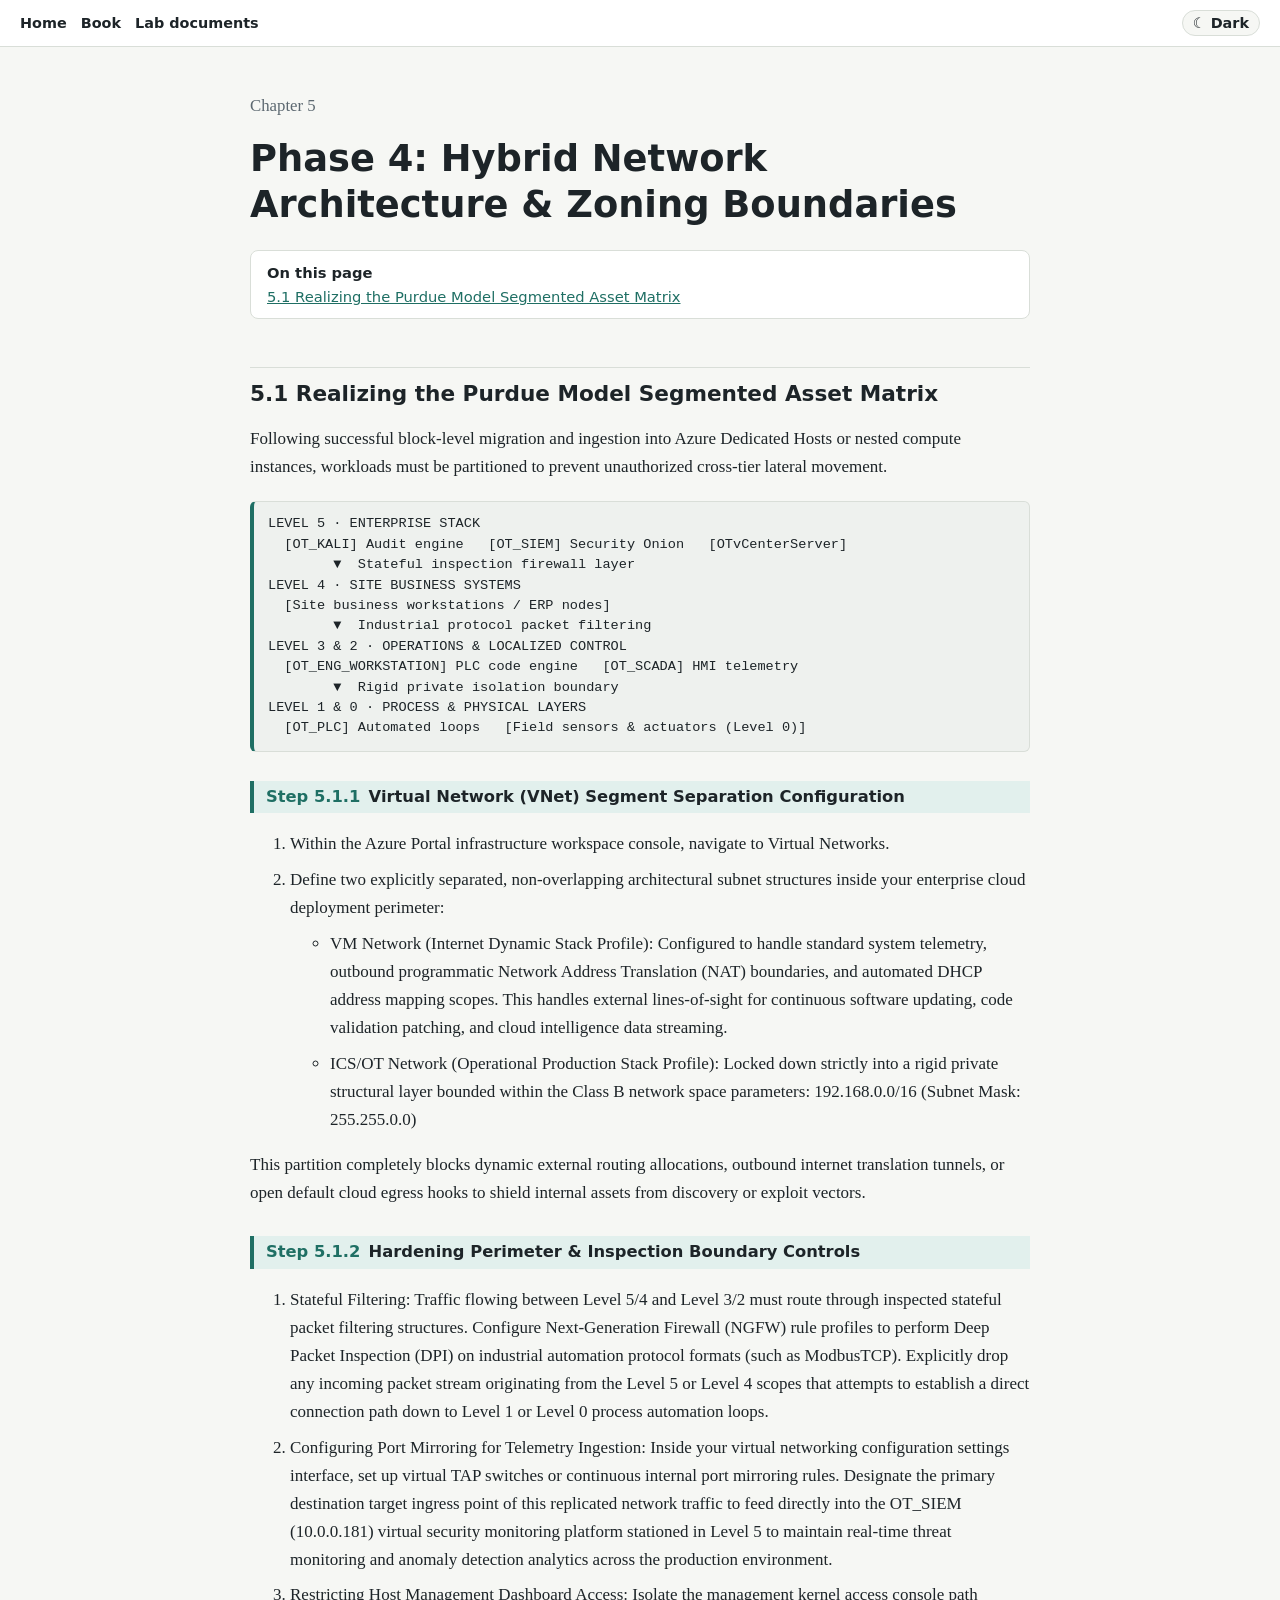
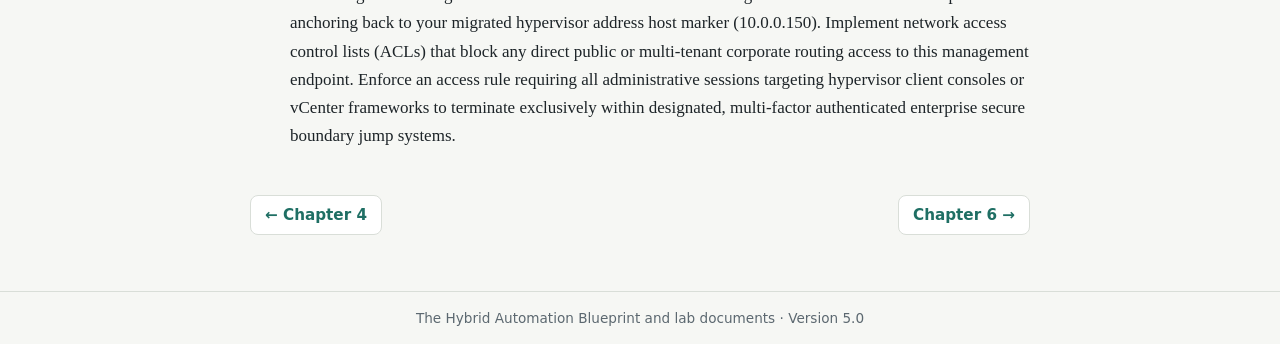
<file: chapter-5.html>
<!DOCTYPE html>
<html lang="en"><head><meta charset="utf-8"><meta name="viewport" content="width=device-width, initial-scale=1, viewport-fit=cover"><meta name="robots" content="noindex"><title>Chapter 5: Phase 4: Hybrid Network Architecture &amp; Zoning Boundaries | The Hybrid Automation Blueprint</title><link rel="stylesheet" href="style.css"></head><body><nav class="top" aria-label="Site"><a href="index.html">Home</a><a href="index.html#book">Book</a><a href="index.html#labs">Lab documents</a><span class="sp"></span><button id="t" type="button" aria-label="Toggle dark mode">☾ Dark</button></nav><main><p class="sub">Chapter 5</p><h1>Phase 4: Hybrid Network Architecture &amp; Zoning Boundaries</h1><div class="toc"><b>On this page</b><br><a href="#sec-5-1">5.1 Realizing the Purdue Model Segmented Asset Matrix</a></div><h2 id="sec-5-1">5.1 Realizing the Purdue Model Segmented Asset Matrix</h2>
<p>Following successful block-level migration and ingestion into Azure Dedicated Hosts or nested compute instances, workloads must be partitioned to prevent unauthorized cross-tier lateral movement.</p>
<figure><pre class="fig">LEVEL 5 · ENTERPRISE STACK
  [OT_KALI] Audit engine   [OT_SIEM] Security Onion   [OTvCenterServer]
        ▼  Stateful inspection firewall layer
LEVEL 4 · SITE BUSINESS SYSTEMS
  [Site business workstations / ERP nodes]
        ▼  Industrial protocol packet filtering
LEVEL 3 &amp; 2 · OPERATIONS &amp; LOCALIZED CONTROL
  [OT_ENG_WORKSTATION] PLC code engine   [OT_SCADA] HMI telemetry
        ▼  Rigid private isolation boundary
LEVEL 1 &amp; 0 · PROCESS &amp; PHYSICAL LAYERS
  [OT_PLC] Automated loops   [Field sensors &amp; actuators (Level 0)]</pre></figure>
<h3 id="sec-5-1-1"><span>Step 5.1.1</span>Virtual Network (VNet) Segment Separation Configuration</h3>
<ol><li value="1">Within the Azure Portal infrastructure workspace console, navigate to Virtual Networks.</li><li value="2">Define two explicitly separated, non-overlapping architectural subnet structures inside your enterprise cloud deployment perimeter:<ul><li>VM Network (Internet Dynamic Stack Profile): Configured to handle standard system telemetry, outbound programmatic Network Address Translation (NAT) boundaries, and automated DHCP address mapping scopes. This handles external lines-of-sight for continuous software updating, code validation patching, and cloud intelligence data streaming.</li><li>ICS/OT Network (Operational Production Stack Profile): Locked down strictly into a rigid private structural layer bounded within the Class B network space parameters: 192.168.0.0/16 (Subnet Mask: 255.255.0.0)</li></ul></li></ol>
<p>This partition completely blocks dynamic external routing allocations, outbound internet translation tunnels, or open default cloud egress hooks to shield internal assets from discovery or exploit vectors.</p>
<h3 id="sec-5-1-2"><span>Step 5.1.2</span>Hardening Perimeter &amp; Inspection Boundary Controls</h3>
<ol><li value="1">Stateful Filtering: Traffic flowing between Level 5/4 and Level 3/2 must route through inspected stateful packet filtering structures. Configure Next-Generation Firewall (NGFW) rule profiles to perform Deep Packet Inspection (DPI) on industrial automation protocol formats (such as ModbusTCP). Explicitly drop any incoming packet stream originating from the Level 5 or Level 4 scopes that attempts to establish a direct connection path down to Level 1 or Level 0 process automation loops.</li><li value="2">Configuring Port Mirroring for Telemetry Ingestion: Inside your virtual networking configuration settings interface, set up virtual TAP switches or continuous internal port mirroring rules. Designate the primary destination target ingress point of this replicated network traffic to feed directly into the OT_SIEM (10.0.0.181) virtual security monitoring platform stationed in Level 5 to maintain real-time threat monitoring and anomaly detection analytics across the production environment.</li><li value="3">Restricting Host Management Dashboard Access: Isolate the management kernel access console path anchoring back to your migrated hypervisor address host marker (10.0.0.150). Implement network access control lists (ACLs) that block any direct public or multi-tenant corporate routing access to this management endpoint. Enforce an access rule requiring all administrative sessions targeting hypervisor client consoles or vCenter frameworks to terminate exclusively within designated, multi-factor authenticated enterprise secure boundary jump systems.</li></ol><div class="pager"><a href="chapter-4.html">← Chapter 4</a><a href="chapter-6.html">Chapter 6 →</a></div></main><footer>The Hybrid Automation Blueprint and lab documents · Version 5.0</footer><script>var r=document.documentElement,b=document.getElementById('t');function d(){var t=r.getAttribute('data-theme');return t?t=='dark':matchMedia('(prefers-color-scheme: dark)').matches}function s(){b.textContent=d()?'☀ Light':'☾ Dark'}b.onclick=function(){r.setAttribute('data-theme',d()?'light':'dark');s()};s()</script></body></html>
</file>
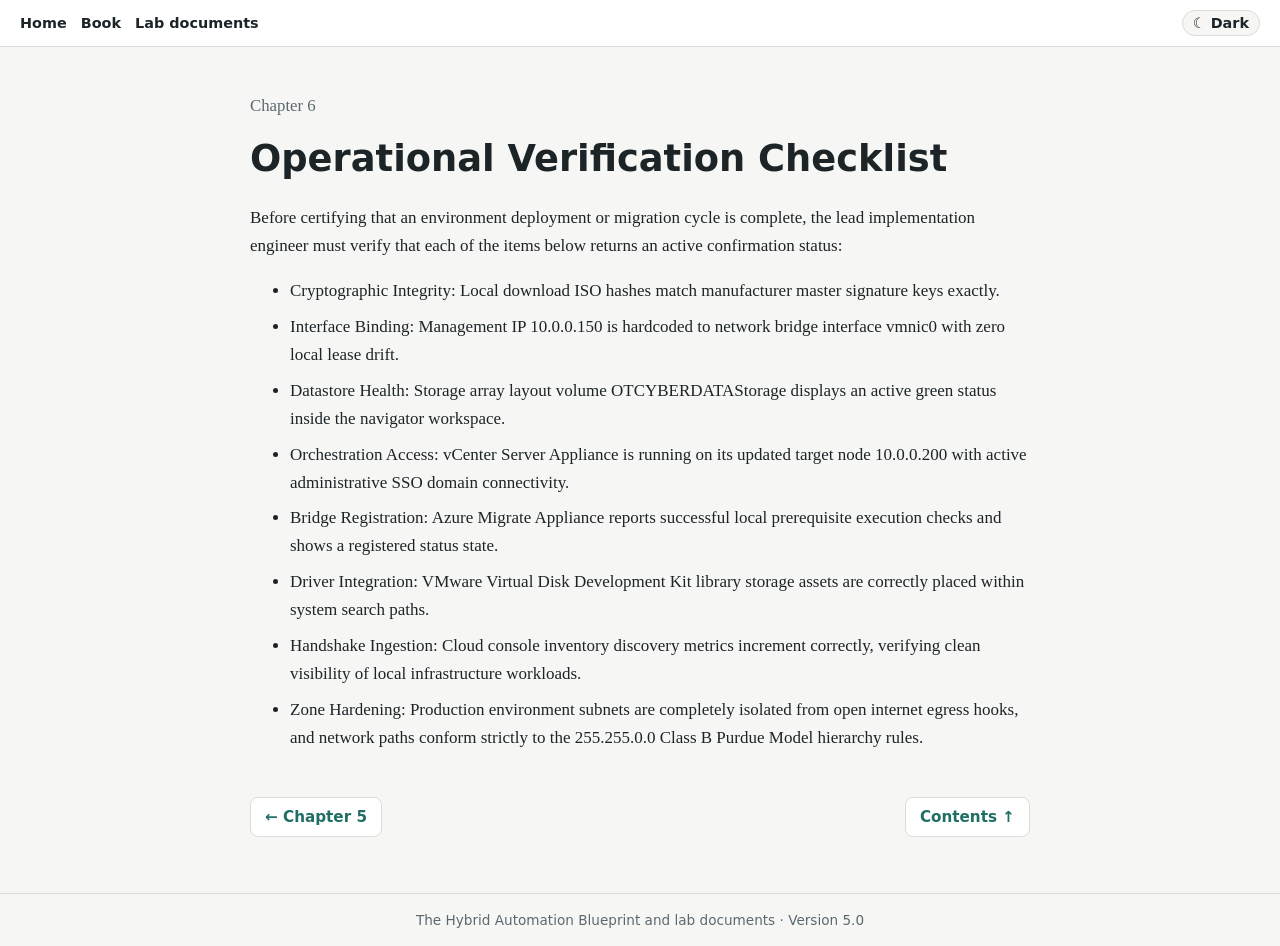
<file: chapter-6.html>
<!DOCTYPE html>
<html lang="en"><head><meta charset="utf-8"><meta name="viewport" content="width=device-width, initial-scale=1, viewport-fit=cover"><meta name="robots" content="noindex"><title>Chapter 6: Operational Verification Checklist | The Hybrid Automation Blueprint</title><link rel="stylesheet" href="style.css"></head><body><nav class="top" aria-label="Site"><a href="index.html">Home</a><a href="index.html#book">Book</a><a href="index.html#labs">Lab documents</a><span class="sp"></span><button id="t" type="button" aria-label="Toggle dark mode">☾ Dark</button></nav><main><p class="sub">Chapter 6</p><h1>Operational Verification Checklist</h1><p>Before certifying that an environment deployment or migration cycle is complete, the lead implementation engineer must verify that each of the items below returns an active confirmation status:</p>
<ul><li>Cryptographic Integrity: Local download ISO hashes match manufacturer master signature keys exactly.</li><li>Interface Binding: Management IP 10.0.0.150 is hardcoded to network bridge interface vmnic0 with zero local lease drift.</li><li>Datastore Health: Storage array layout volume OTCYBERDATAStorage displays an active green status inside the navigator workspace.</li><li>Orchestration Access: vCenter Server Appliance is running on its updated target node 10.0.0.200 with active administrative SSO domain connectivity.</li><li>Bridge Registration: Azure Migrate Appliance reports successful local prerequisite execution checks and shows a registered status state.</li><li>Driver Integration: VMware Virtual Disk Development Kit library storage assets are correctly placed within system search paths.</li><li>Handshake Ingestion: Cloud console inventory discovery metrics increment correctly, verifying clean visibility of local infrastructure workloads.</li><li>Zone Hardening: Production environment subnets are completely isolated from open internet egress hooks, and network paths conform strictly to the 255.255.0.0 Class B Purdue Model hierarchy rules.</li></ul><div class="pager"><a href="chapter-5.html">← Chapter 5</a><a href="index.html">Contents ↑</a></div></main><footer>The Hybrid Automation Blueprint and lab documents · Version 5.0</footer><script>var r=document.documentElement,b=document.getElementById('t');function d(){var t=r.getAttribute('data-theme');return t?t=='dark':matchMedia('(prefers-color-scheme: dark)').matches}function s(){b.textContent=d()?'☀ Light':'☾ Dark'}b.onclick=function(){r.setAttribute('data-theme',d()?'light':'dark');s()};s()</script></body></html>
</file>
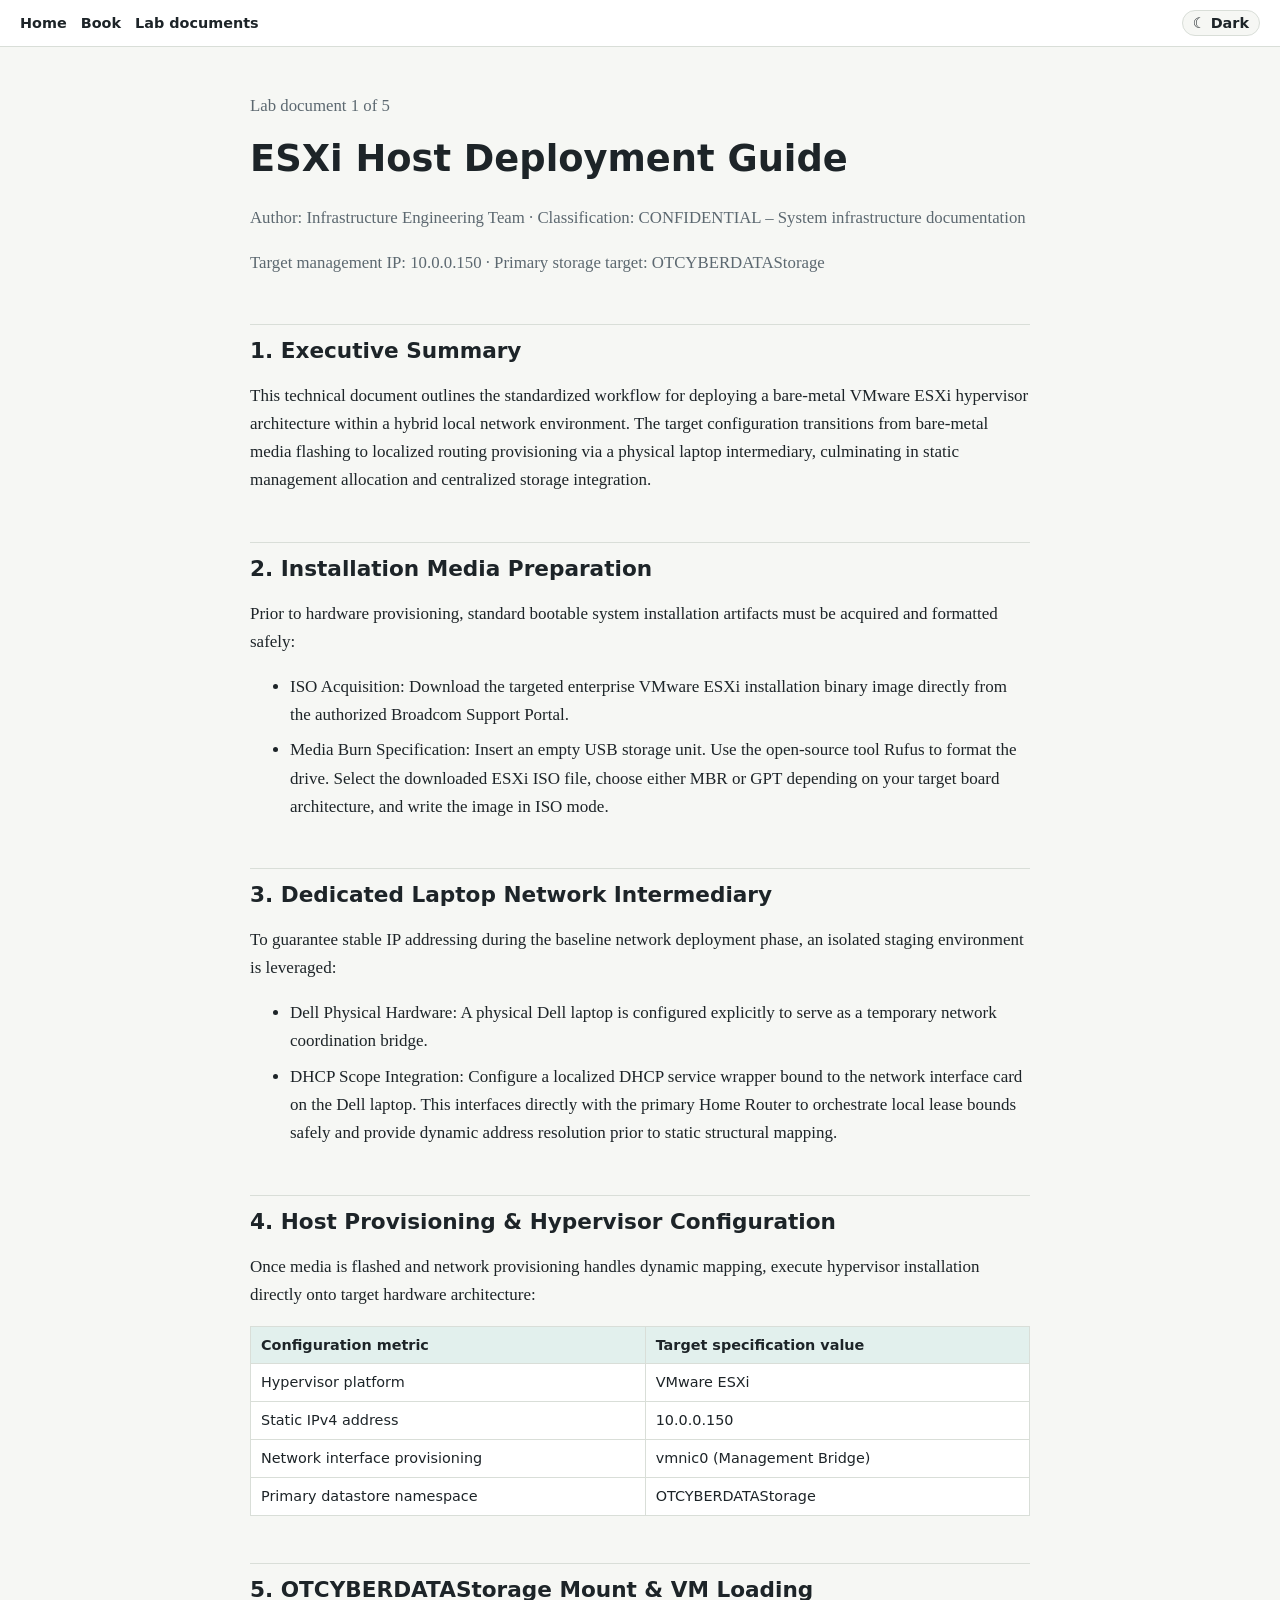
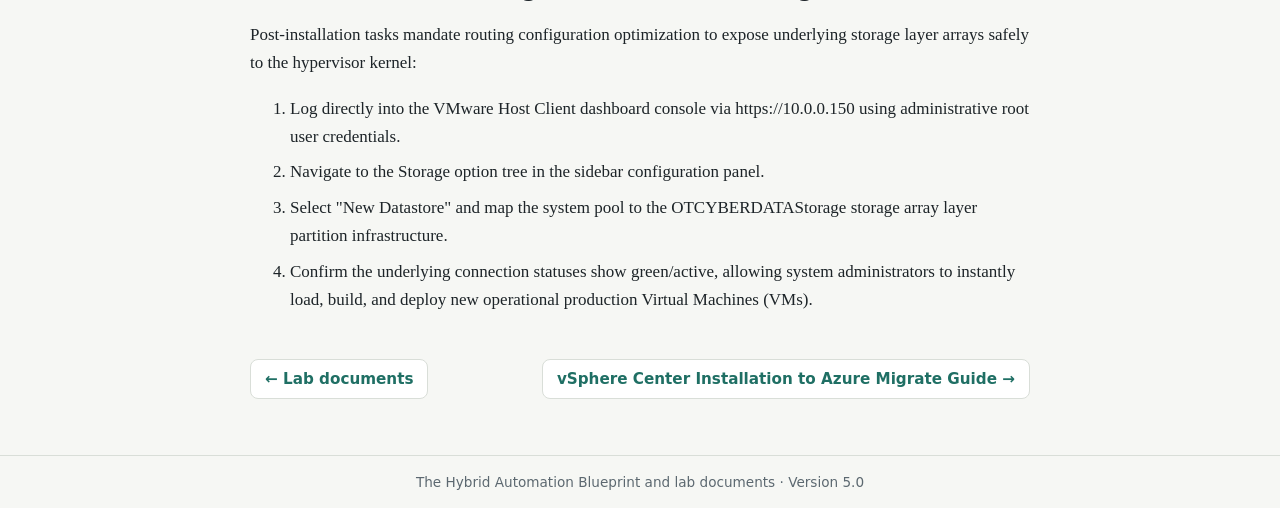
<file: esxi-deployment.html>
<!DOCTYPE html>
<html lang="en"><head><meta charset="utf-8"><meta name="viewport" content="width=device-width, initial-scale=1, viewport-fit=cover"><meta name="robots" content="noindex"><title>ESXi Host Deployment Guide | The Hybrid Automation Blueprint</title><link rel="stylesheet" href="style.css"></head><body><nav class="top" aria-label="Site"><a href="index.html">Home</a><a href="index.html#book">Book</a><a href="index.html#labs">Lab documents</a><span class="sp"></span><button id="t" type="button" aria-label="Toggle dark mode">☾ Dark</button></nav><main><p class="sub">Lab document 1 of 5</p><h1>ESXi Host Deployment Guide</h1><p class="sub">Author: Infrastructure Engineering Team · Classification: CONFIDENTIAL – System infrastructure documentation</p><p class="sub">Target management IP: 10.0.0.150 · Primary storage target: OTCYBERDATAStorage</p><h2>1. Executive Summary</h2>
<p>This technical document outlines the standardized workflow for deploying a bare-metal VMware ESXi hypervisor architecture within a hybrid local network environment. The target configuration transitions from bare-metal media flashing to localized routing provisioning via a physical laptop intermediary, culminating in static management allocation and centralized storage integration.</p>
<h2>2. Installation Media Preparation</h2>
<p>Prior to hardware provisioning, standard bootable system installation artifacts must be acquired and formatted safely:</p>
<ul><li>ISO Acquisition: Download the targeted enterprise VMware ESXi installation binary image directly from the authorized Broadcom Support Portal.</li><li>Media Burn Specification: Insert an empty USB storage unit. Use the open-source tool Rufus to format the drive. Select the downloaded ESXi ISO file, choose either MBR or GPT depending on your target board architecture, and write the image in ISO mode.</li></ul>
<h2>3. Dedicated Laptop Network Intermediary</h2>
<p>To guarantee stable IP addressing during the baseline network deployment phase, an isolated staging environment is leveraged:</p>
<ul><li>Dell Physical Hardware: A physical Dell laptop is configured explicitly to serve as a temporary network coordination bridge.</li><li>DHCP Scope Integration: Configure a localized DHCP service wrapper bound to the network interface card on the Dell laptop. This interfaces directly with the primary Home Router to orchestrate local lease bounds safely and provide dynamic address resolution prior to static structural mapping.</li></ul>
<h2>4. Host Provisioning &amp; Hypervisor Configuration</h2>
<p>Once media is flashed and network provisioning handles dynamic mapping, execute hypervisor installation directly onto target hardware architecture:</p>
<div class="tw"><table><thead><tr><th>Configuration metric</th><th>Target specification value</th></tr></thead><tbody><tr><td>Hypervisor platform</td><td>VMware ESXi</td></tr><tr><td>Static IPv4 address</td><td>10.0.0.150</td></tr><tr><td>Network interface provisioning</td><td>vmnic0 (Management Bridge)</td></tr><tr><td>Primary datastore namespace</td><td>OTCYBERDATAStorage</td></tr></tbody></table></div>
<h2>5. OTCYBERDATAStorage Mount &amp; VM Loading</h2>
<p>Post-installation tasks mandate routing configuration optimization to expose underlying storage layer arrays safely to the hypervisor kernel:</p>
<ol><li value="1">Log directly into the VMware Host Client dashboard console via https://10.0.0.150 using administrative root user credentials.</li><li value="2">Navigate to the Storage option tree in the sidebar configuration panel.</li><li value="3">Select &quot;New Datastore&quot; and map the system pool to the OTCYBERDATAStorage storage array layer partition infrastructure.</li><li value="4">Confirm the underlying connection statuses show green/active, allowing system administrators to instantly load, build, and deploy new operational production Virtual Machines (VMs).</li></ol><div class="pager"><a href="index.html#labs">← Lab documents</a><a href="vsphere-azure-migrate.html">vSphere Center Installation to Azure Migrate Guide →</a></div></main><footer>The Hybrid Automation Blueprint and lab documents · Version 5.0</footer><script>var r=document.documentElement,b=document.getElementById('t');function d(){var t=r.getAttribute('data-theme');return t?t=='dark':matchMedia('(prefers-color-scheme: dark)').matches}function s(){b.textContent=d()?'☀ Light':'☾ Dark'}b.onclick=function(){r.setAttribute('data-theme',d()?'light':'dark');s()};s()</script></body></html>
</file>
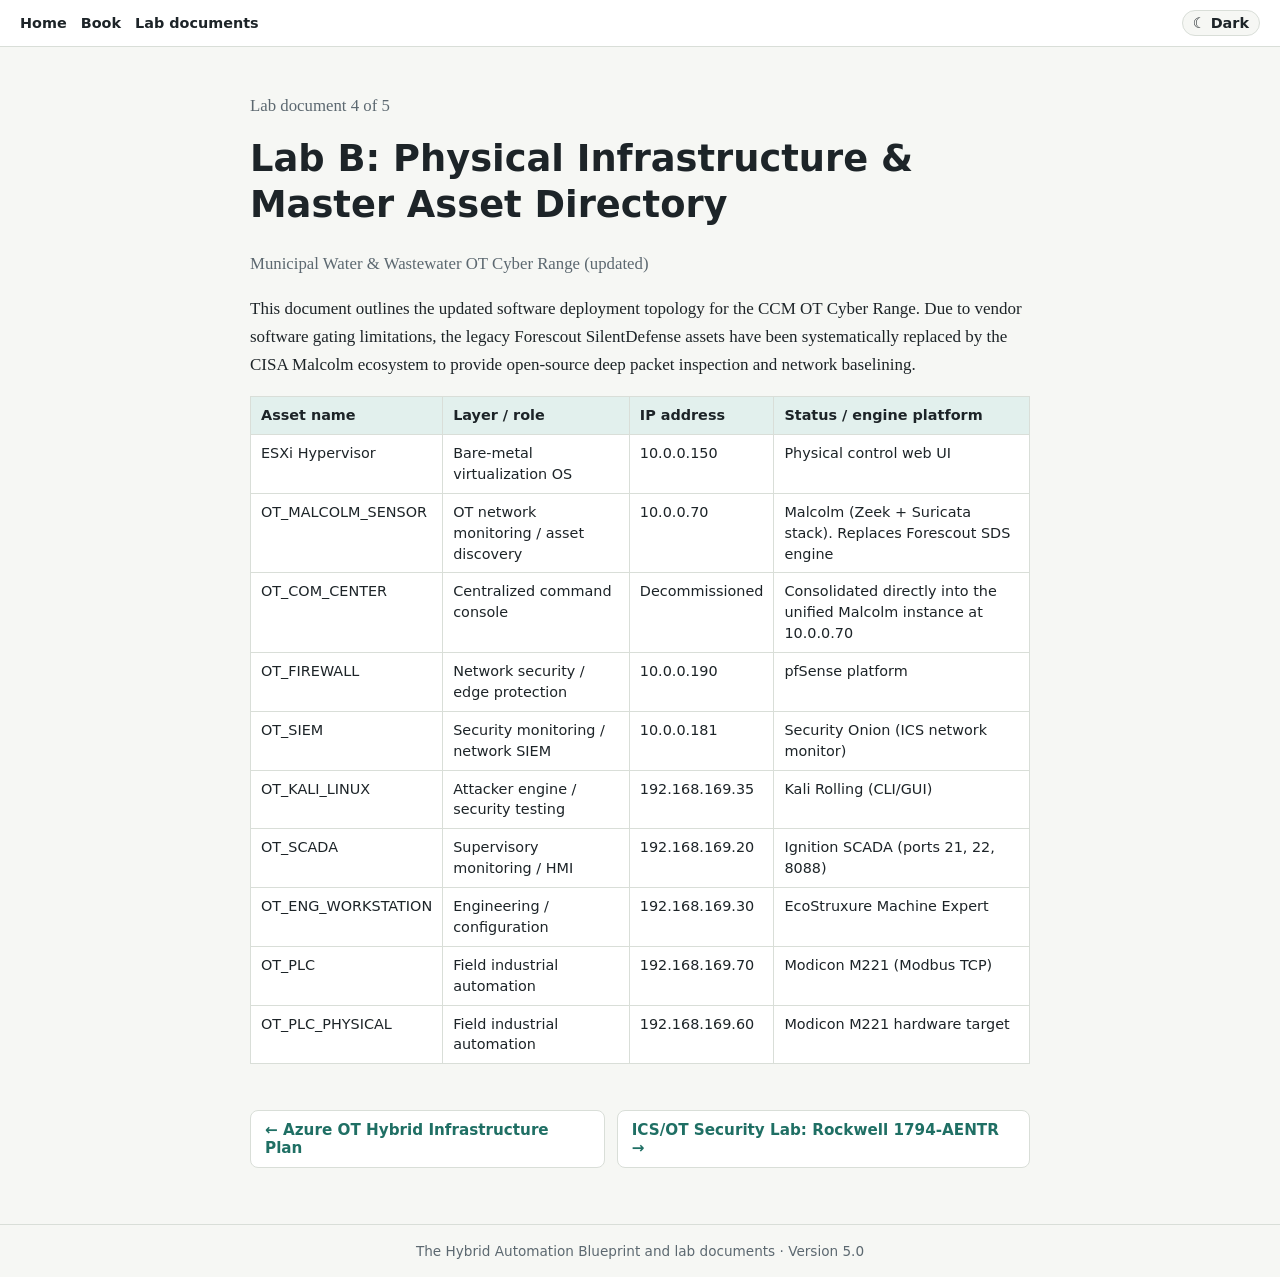
<file: lab-b-assets.html>
<!DOCTYPE html>
<html lang="en"><head><meta charset="utf-8"><meta name="viewport" content="width=device-width, initial-scale=1, viewport-fit=cover"><meta name="robots" content="noindex"><title>Lab B: Physical Infrastructure &amp; Master Asset Directory | The Hybrid Automation Blueprint</title><link rel="stylesheet" href="style.css"></head><body><nav class="top" aria-label="Site"><a href="index.html">Home</a><a href="index.html#book">Book</a><a href="index.html#labs">Lab documents</a><span class="sp"></span><button id="t" type="button" aria-label="Toggle dark mode">☾ Dark</button></nav><main><p class="sub">Lab document 4 of 5</p><h1>Lab B: Physical Infrastructure &amp; Master Asset Directory</h1><p class="sub">Municipal Water &amp; Wastewater OT Cyber Range (updated)</p><p>This document outlines the updated software deployment topology for the CCM OT Cyber Range. Due to vendor software gating limitations, the legacy Forescout SilentDefense assets have been systematically replaced by the CISA Malcolm ecosystem to provide open-source deep packet inspection and network baselining.</p>
<div class="tw"><table><thead><tr><th>Asset name</th><th>Layer / role</th><th>IP address</th><th>Status / engine platform</th></tr></thead><tbody><tr><td>ESXi Hypervisor</td><td>Bare-metal virtualization OS</td><td>10.0.0.150</td><td>Physical control web UI</td></tr><tr><td>OT_MALCOLM_SENSOR</td><td>OT network monitoring / asset discovery</td><td>10.0.0.70</td><td>Malcolm (Zeek + Suricata stack). Replaces Forescout SDS engine</td></tr><tr><td>OT_COM_CENTER</td><td>Centralized command console</td><td>Decommissioned</td><td>Consolidated directly into the unified Malcolm instance at 10.0.0.70</td></tr><tr><td>OT_FIREWALL</td><td>Network security / edge protection</td><td>10.0.0.190</td><td>pfSense platform</td></tr><tr><td>OT_SIEM</td><td>Security monitoring / network SIEM</td><td>10.0.0.181</td><td>Security Onion (ICS network monitor)</td></tr><tr><td>OT_KALI_LINUX</td><td>Attacker engine / security testing</td><td>192.168.169.35</td><td>Kali Rolling (CLI/GUI)</td></tr><tr><td>OT_SCADA</td><td>Supervisory monitoring / HMI</td><td>192.168.169.20</td><td>Ignition SCADA (ports 21, 22, 8088)</td></tr><tr><td>OT_ENG_WORKSTATION</td><td>Engineering / configuration</td><td>192.168.169.30</td><td>EcoStruxure Machine Expert</td></tr><tr><td>OT_PLC</td><td>Field industrial automation</td><td>192.168.169.70</td><td>Modicon M221 (Modbus TCP)</td></tr><tr><td>OT_PLC_PHYSICAL</td><td>Field industrial automation</td><td>192.168.169.60</td><td>Modicon M221 hardware target</td></tr></tbody></table></div><div class="pager"><a href="azure-architecture-plan.html">← Azure OT Hybrid Infrastructure Plan</a><a href="aentr-lab.html">ICS/OT Security Lab: Rockwell 1794-AENTR →</a></div></main><footer>The Hybrid Automation Blueprint and lab documents · Version 5.0</footer><script>var r=document.documentElement,b=document.getElementById('t');function d(){var t=r.getAttribute('data-theme');return t?t=='dark':matchMedia('(prefers-color-scheme: dark)').matches}function s(){b.textContent=d()?'☀ Light':'☾ Dark'}b.onclick=function(){r.setAttribute('data-theme',d()?'light':'dark');s()};s()</script></body></html>
</file>
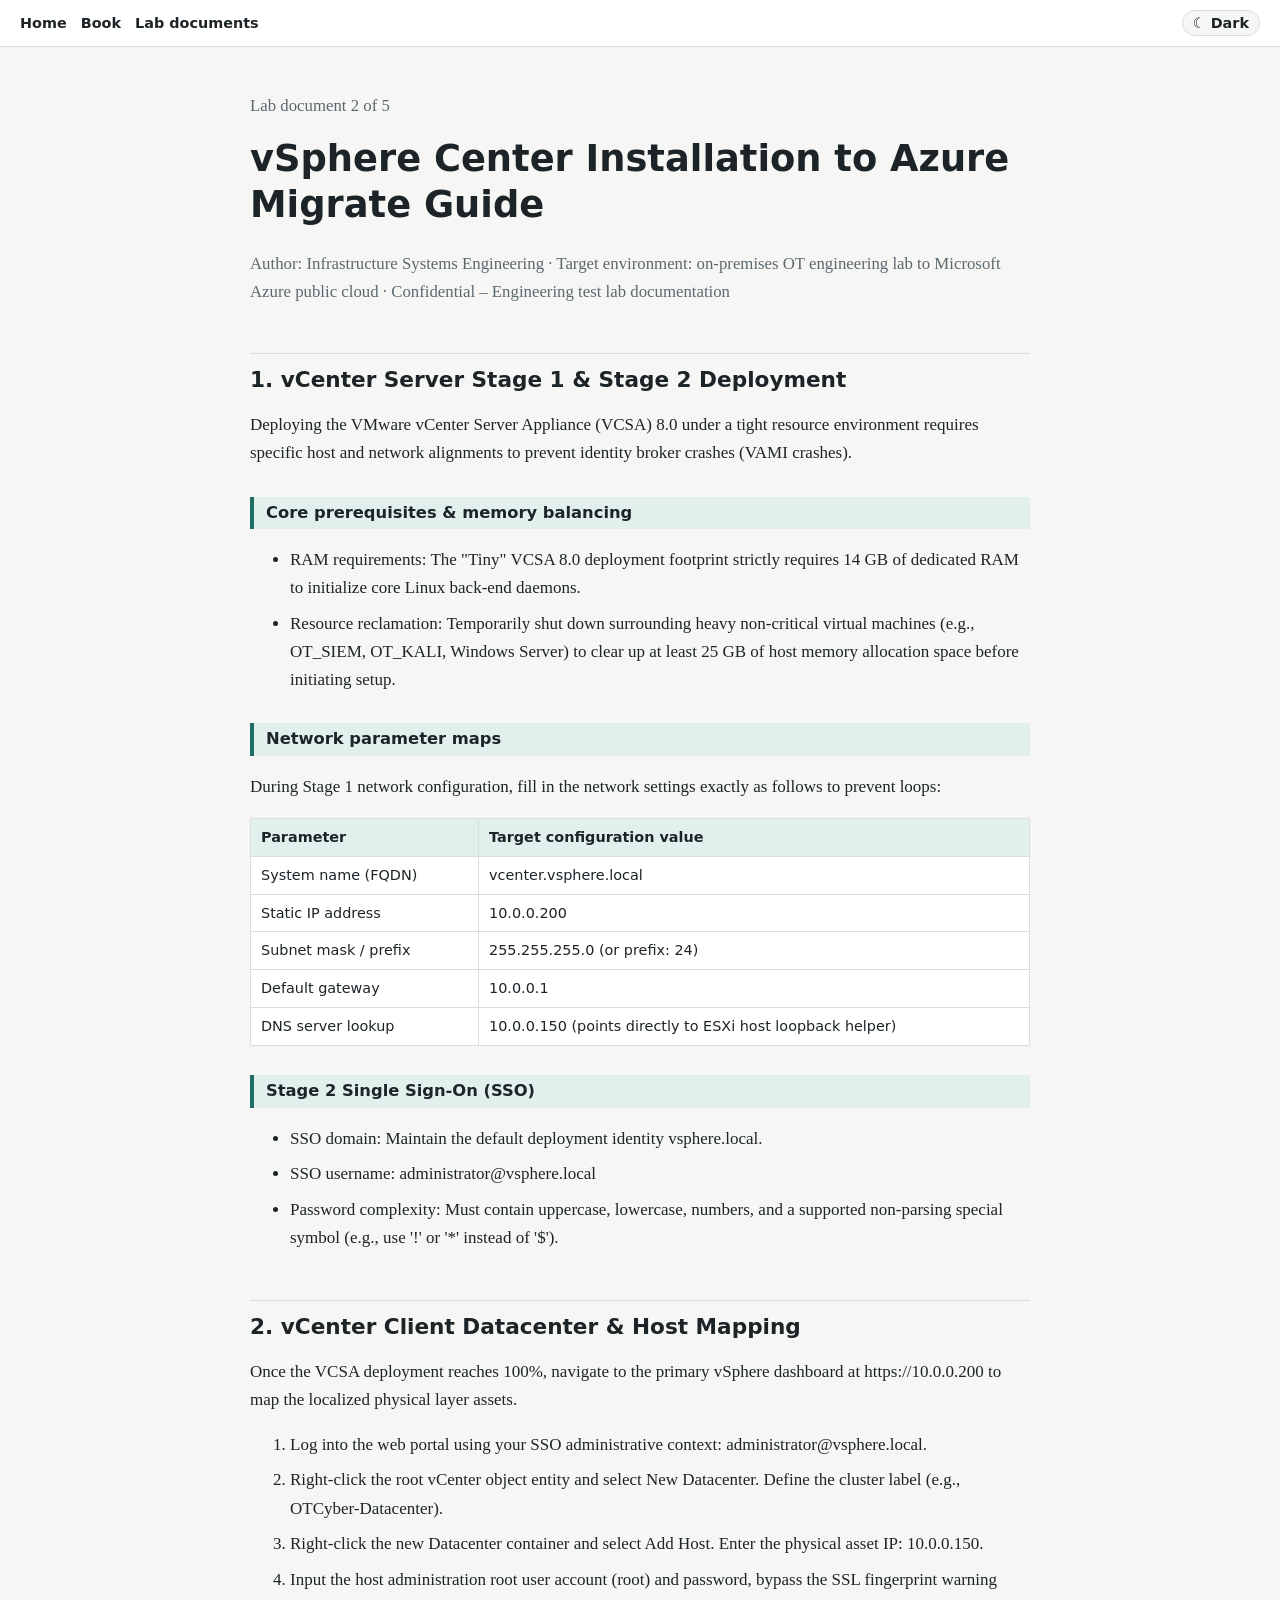
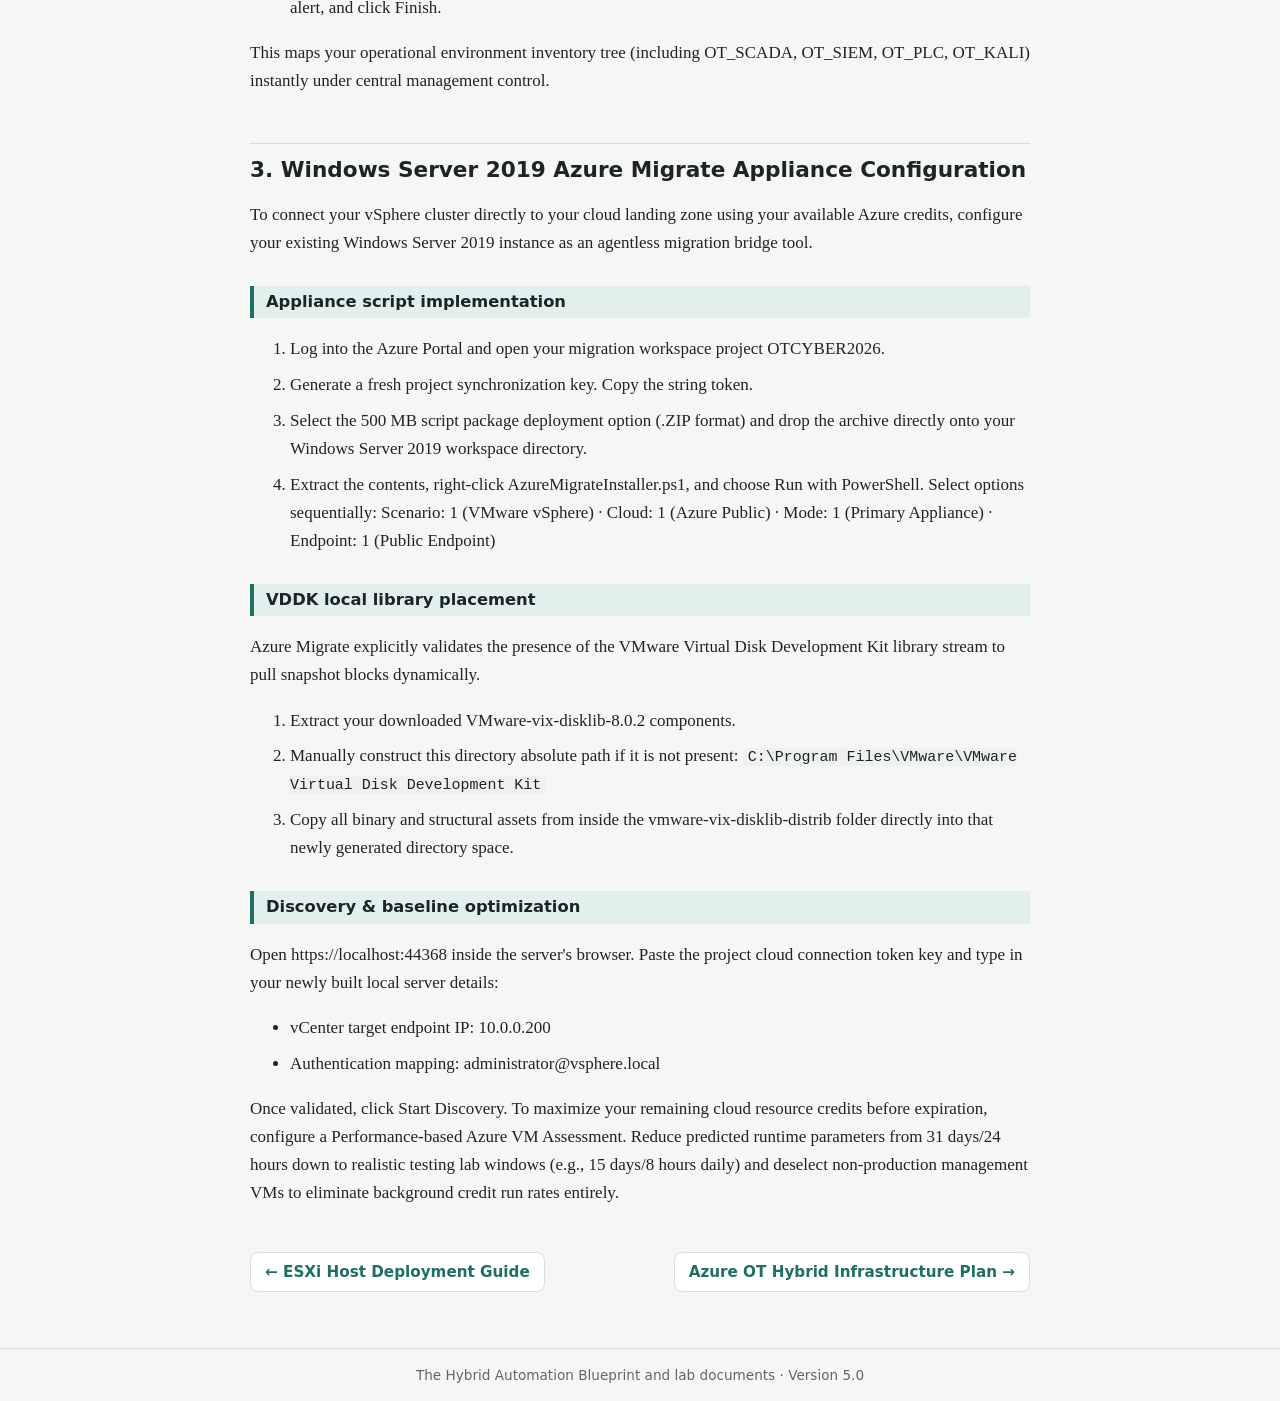
<file: vsphere-azure-migrate.html>
<!DOCTYPE html>
<html lang="en"><head><meta charset="utf-8"><meta name="viewport" content="width=device-width, initial-scale=1, viewport-fit=cover"><meta name="robots" content="noindex"><title>vSphere Center Installation to Azure Migrate Guide | The Hybrid Automation Blueprint</title><link rel="stylesheet" href="style.css"></head><body><nav class="top" aria-label="Site"><a href="index.html">Home</a><a href="index.html#book">Book</a><a href="index.html#labs">Lab documents</a><span class="sp"></span><button id="t" type="button" aria-label="Toggle dark mode">☾ Dark</button></nav><main><p class="sub">Lab document 2 of 5</p><h1>vSphere Center Installation to Azure Migrate Guide</h1><p class="sub">Author: Infrastructure Systems Engineering · Target environment: on-premises OT engineering lab to Microsoft Azure public cloud · Confidential – Engineering test lab documentation</p><h2>1. vCenter Server Stage 1 &amp; Stage 2 Deployment</h2>
<p>Deploying the VMware vCenter Server Appliance (VCSA) 8.0 under a tight resource environment requires specific host and network alignments to prevent identity broker crashes (VAMI crashes).</p>
<h3>Core prerequisites &amp; memory balancing</h3>
<ul><li>RAM requirements: The &quot;Tiny&quot; VCSA 8.0 deployment footprint strictly requires 14 GB of dedicated RAM to initialize core Linux back-end daemons.</li><li>Resource reclamation: Temporarily shut down surrounding heavy non-critical virtual machines (e.g., OT_SIEM, OT_KALI, Windows Server) to clear up at least 25 GB of host memory allocation space before initiating setup.</li></ul>
<h3>Network parameter maps</h3>
<p>During Stage 1 network configuration, fill in the network settings exactly as follows to prevent loops:</p>
<div class="tw"><table><thead><tr><th>Parameter</th><th>Target configuration value</th></tr></thead><tbody><tr><td>System name (FQDN)</td><td>vcenter.vsphere.local</td></tr><tr><td>Static IP address</td><td>10.0.0.200</td></tr><tr><td>Subnet mask / prefix</td><td>255.255.255.0 (or prefix: 24)</td></tr><tr><td>Default gateway</td><td>10.0.0.1</td></tr><tr><td>DNS server lookup</td><td>10.0.0.150 (points directly to ESXi host loopback helper)</td></tr></tbody></table></div>
<h3>Stage 2 Single Sign-On (SSO)</h3>
<ul><li>SSO domain: Maintain the default deployment identity vsphere.local.</li><li>SSO username: administrator@vsphere.local</li><li>Password complexity: Must contain uppercase, lowercase, numbers, and a supported non-parsing special symbol (e.g., use &#x27;!&#x27; or &#x27;*&#x27; instead of &#x27;$&#x27;).</li></ul>
<h2>2. vCenter Client Datacenter &amp; Host Mapping</h2>
<p>Once the VCSA deployment reaches 100%, navigate to the primary vSphere dashboard at https://10.0.0.200 to map the localized physical layer assets.</p>
<ol><li value="1">Log into the web portal using your SSO administrative context: administrator@vsphere.local.</li><li value="2">Right-click the root vCenter object entity and select New Datacenter. Define the cluster label (e.g., OTCyber-Datacenter).</li><li value="3">Right-click the new Datacenter container and select Add Host. Enter the physical asset IP: 10.0.0.150.</li><li value="4">Input the host administration root user account (root) and password, bypass the SSL fingerprint warning alert, and click Finish.</li></ol>
<p>This maps your operational environment inventory tree (including OT_SCADA, OT_SIEM, OT_PLC, OT_KALI) instantly under central management control.</p>
<h2>3. Windows Server 2019 Azure Migrate Appliance Configuration</h2>
<p>To connect your vSphere cluster directly to your cloud landing zone using your available Azure credits, configure your existing Windows Server 2019 instance as an agentless migration bridge tool.</p>
<h3>Appliance script implementation</h3>
<ol><li value="1">Log into the Azure Portal and open your migration workspace project OTCYBER2026.</li><li value="2">Generate a fresh project synchronization key. Copy the string token.</li><li value="3">Select the 500 MB script package deployment option (.ZIP format) and drop the archive directly onto your Windows Server 2019 workspace directory.</li><li value="4">Extract the contents, right-click AzureMigrateInstaller.ps1, and choose Run with PowerShell. Select options sequentially: Scenario: 1 (VMware vSphere) · Cloud: 1 (Azure Public) · Mode: 1 (Primary Appliance) · Endpoint: 1 (Public Endpoint)</li></ol>
<h3>VDDK local library placement</h3>
<p>Azure Migrate explicitly validates the presence of the VMware Virtual Disk Development Kit library stream to pull snapshot blocks dynamically.</p>
<ol><li value="1">Extract your downloaded VMware-vix-disklib-8.0.2 components.</li><li value="2">Manually construct this directory absolute path if it is not present: <code>C:\Program Files\VMware\VMware Virtual Disk Development Kit</code></li><li value="3">Copy all binary and structural assets from inside the vmware-vix-disklib-distrib folder directly into that newly generated directory space.</li></ol>
<h3>Discovery &amp; baseline optimization</h3>
<p>Open https://localhost:44368 inside the server&#x27;s browser. Paste the project cloud connection token key and type in your newly built local server details:</p>
<ul><li>vCenter target endpoint IP: 10.0.0.200</li><li>Authentication mapping: administrator@vsphere.local</li></ul>
<p>Once validated, click Start Discovery. To maximize your remaining cloud resource credits before expiration, configure a Performance-based Azure VM Assessment. Reduce predicted runtime parameters from 31 days/24 hours down to realistic testing lab windows (e.g., 15 days/8 hours daily) and deselect non-production management VMs to eliminate background credit run rates entirely.</p><div class="pager"><a href="esxi-deployment.html">← ESXi Host Deployment Guide</a><a href="azure-architecture-plan.html">Azure OT Hybrid Infrastructure Plan →</a></div></main><footer>The Hybrid Automation Blueprint and lab documents · Version 5.0</footer><script>var r=document.documentElement,b=document.getElementById('t');function d(){var t=r.getAttribute('data-theme');return t?t=='dark':matchMedia('(prefers-color-scheme: dark)').matches}function s(){b.textContent=d()?'☀ Light':'☾ Dark'}b.onclick=function(){r.setAttribute('data-theme',d()?'light':'dark');s()};s()</script></body></html>
</file>
<file: style.css>
/* Hybrid Automation Blueprint */
:root{--bg:#f6f7f4;--fg:#1d2428;--mut:#5c6870;--card:#fff;--line:#d9ded8;--acc:#1f6f64;--accbg:#e2f0ed;--code:#eef1ee;color-scheme:light;box-sizing:border-box;padding-top:env(safe-area-inset-top,0)}
@media(prefers-color-scheme:dark){:root:not([data-theme=light]){--bg:#12181b;--fg:#e4e9e6;--mut:#9aa8a6;--card:#1a2226;--line:#2b373b;--acc:#6fd0bf;--accbg:#173431;--code:#0e1416;color-scheme:dark}}
:root[data-theme=dark]{--bg:#12181b;--fg:#e4e9e6;--mut:#9aa8a6;--card:#1a2226;--line:#2b373b;--acc:#6fd0bf;--accbg:#173431;--code:#0e1416;color-scheme:dark}
*{box-sizing:border-box}body{margin:0;background:var(--bg);color:var(--fg);font:17px/1.65 Georgia,"Times New Roman",serif}
a{color:var(--acc)}:focus-visible{outline:3px solid var(--acc);outline-offset:2px}
nav.top{position:sticky;top:0;z-index:5;display:flex;flex-wrap:wrap;align-items:center;gap:6px 14px;padding:10px 20px;background:var(--card);border-bottom:1px solid var(--line);font:600 .9rem system-ui,sans-serif}
nav.top a{text-decoration:none;color:var(--fg)}nav.top a.cur{color:var(--acc)}nav.top .sp{flex:1}
nav.top button{font:inherit;padding:4px 10px;border:1px solid var(--line);border-radius:999px;background:var(--bg);color:var(--fg);cursor:pointer}
main{max-width:820px;margin:0 auto;padding:28px 20px 56px}
h1,h2,h3{font-family:system-ui,sans-serif;line-height:1.25}h1{font-size:clamp(1.7rem,4vw,2.3rem);margin:.2em 0 .6em}
h2{font-size:1.35rem;margin:2.2em 0 .5em;padding-top:.6em;border-top:1px solid var(--line)}
h3{font-size:1.02rem;margin:1.8em 0 .5em;padding:6px 12px;border-left:4px solid var(--acc);background:var(--accbg)}
h3 span{color:var(--acc);margin-right:.5em}
li{margin:.45em 0}li ul{margin-top:.4em}
pre{background:var(--code);border:1px solid var(--line);border-radius:6px;padding:12px 14px;overflow-x:auto;font:.85rem/1.5 ui-monospace,Consolas,monospace}
figure{margin:1.2em 0}pre.fig{border-left:4px solid var(--acc)}
.tw{overflow-x:auto;margin:1em 0}table{border-collapse:collapse;width:100%;font:.9rem/1.45 system-ui,sans-serif;background:var(--card)}
th,td{border:1px solid var(--line);padding:8px 10px;text-align:left;vertical-align:top}th{background:var(--accbg)}
.pager{display:flex;justify-content:space-between;gap:12px;margin-top:3em;font:600 .95rem system-ui,sans-serif}
.pager a{padding:10px 14px;border:1px solid var(--line);border-radius:8px;background:var(--card);text-decoration:none}
.cards{display:grid;gap:12px;margin:1.2em 0}.cards a{display:block;padding:14px 16px;border:1px solid var(--line);border-radius:10px;background:var(--card);color:var(--fg);text-decoration:none}
.cards a:hover{border-color:var(--acc)}.cards b{display:block;font:700 1.02rem system-ui,sans-serif;color:var(--acc)}.cards span{font-size:.93rem;color:var(--mut)}
.sub{color:var(--mut);font-size:1.05rem}.toc{font:.92rem/1.6 system-ui,sans-serif;background:var(--card);border:1px solid var(--line);border-radius:8px;padding:10px 16px}
blockquote{margin:1em 0;padding:8px 16px;border-left:4px solid var(--acc);background:var(--accbg);font-family:system-ui,sans-serif;font-size:.95rem}code{background:var(--code);padding:1px 5px;border-radius:4px;font-size:.88em}
footer{border-top:1px solid var(--line);padding:18px;text-align:center;color:var(--mut);font:.85rem system-ui,sans-serif}
</file>
